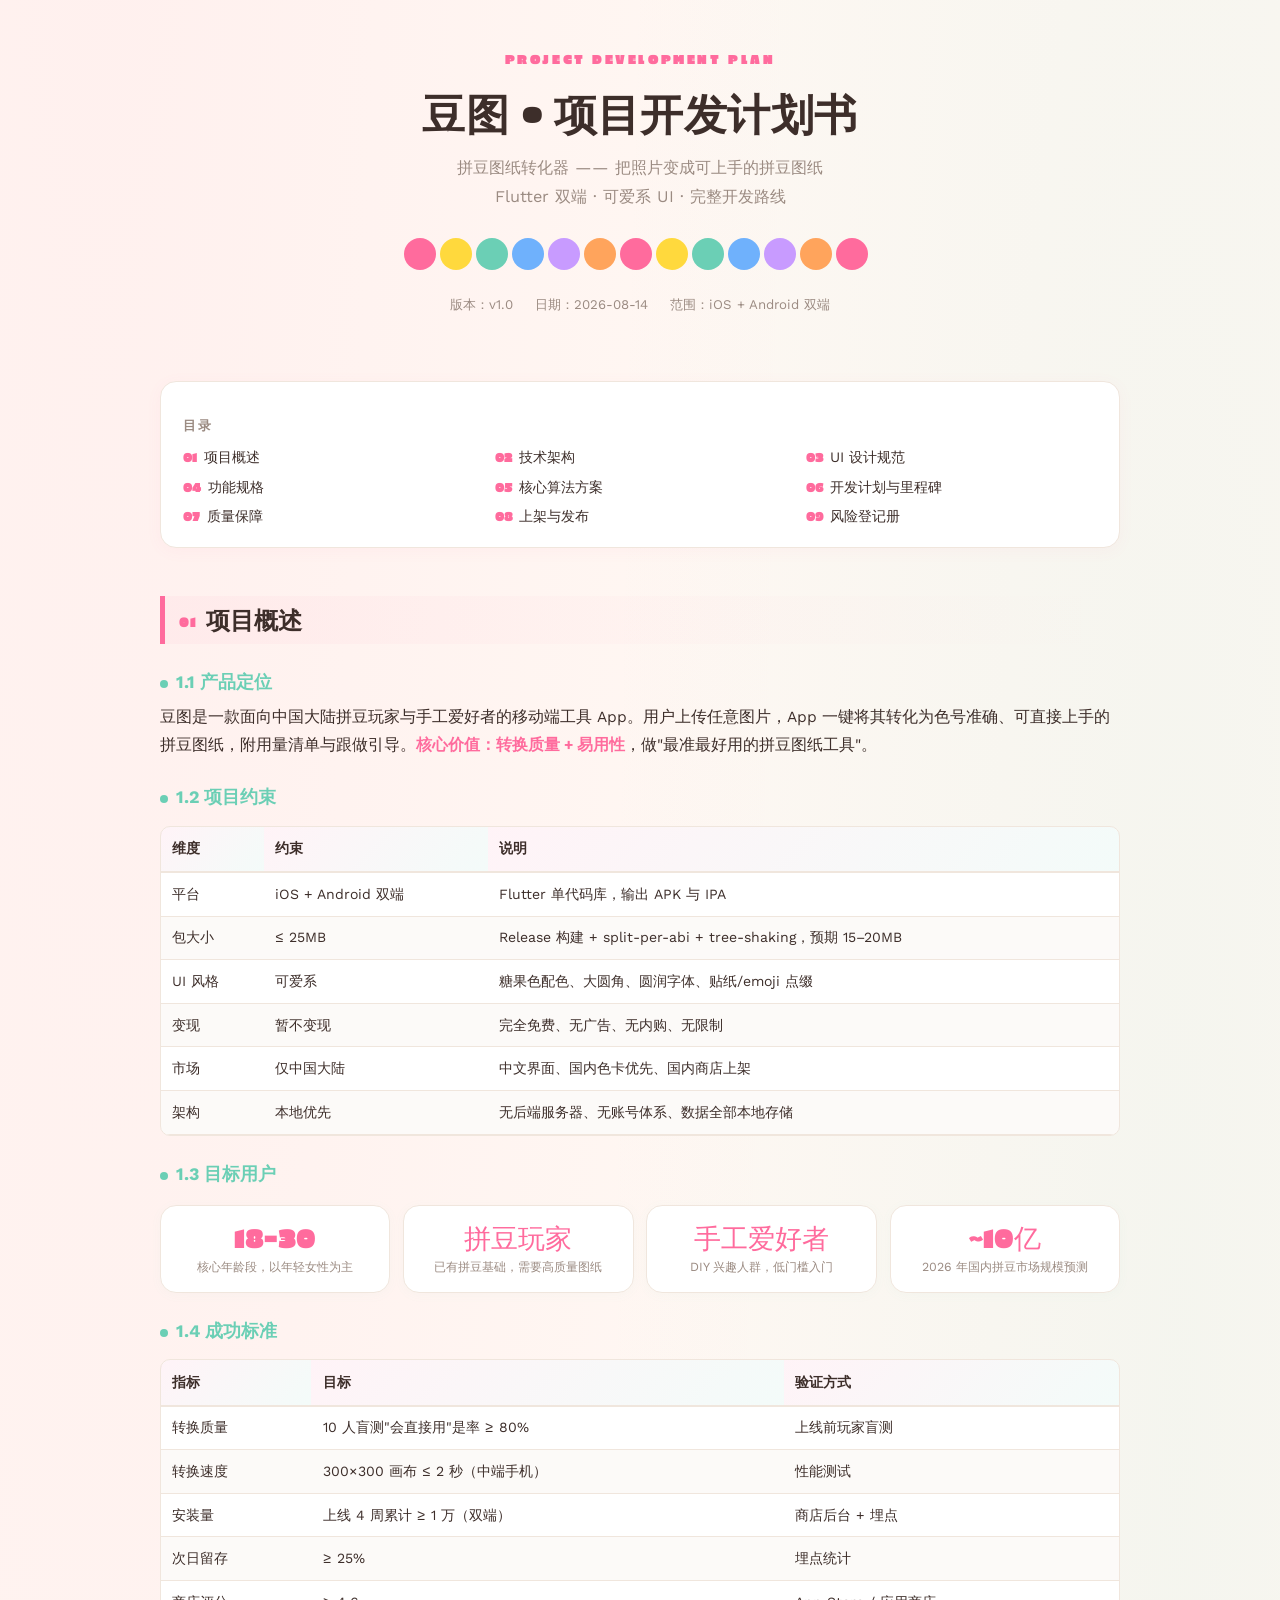
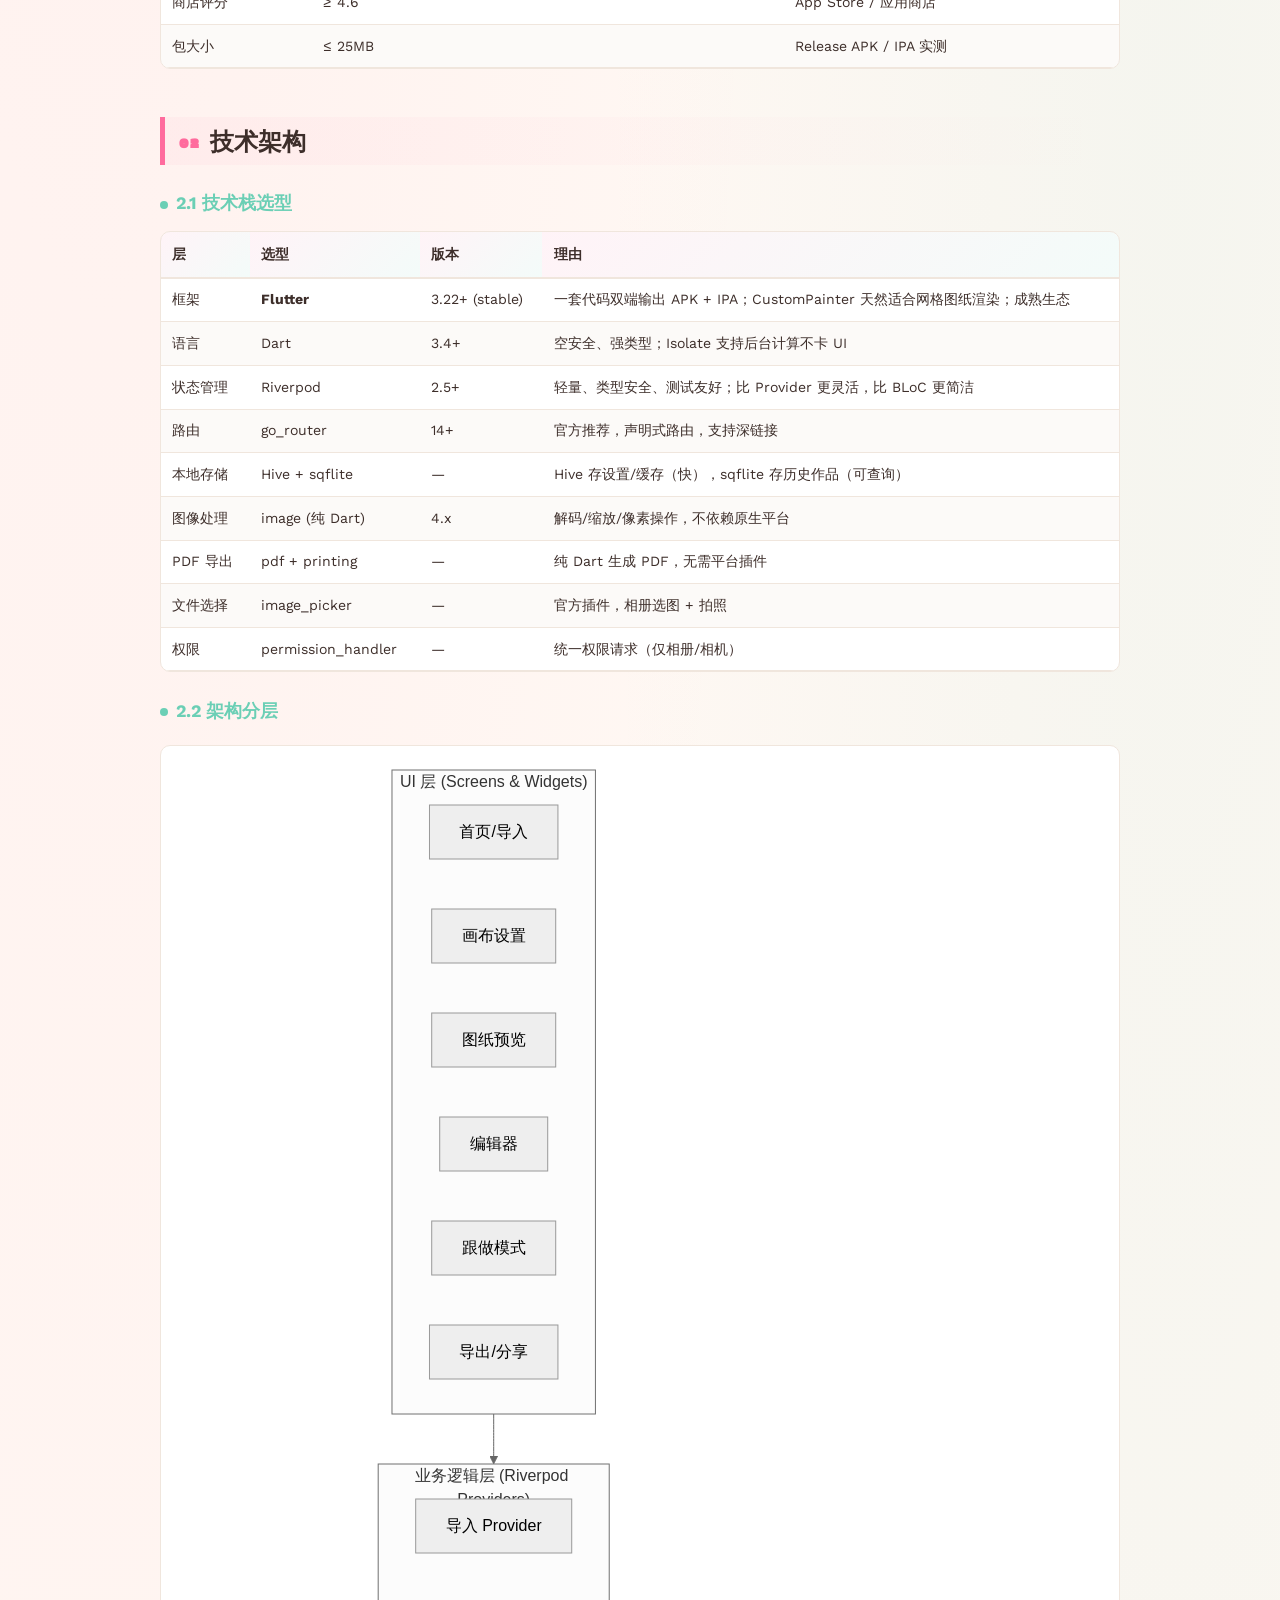
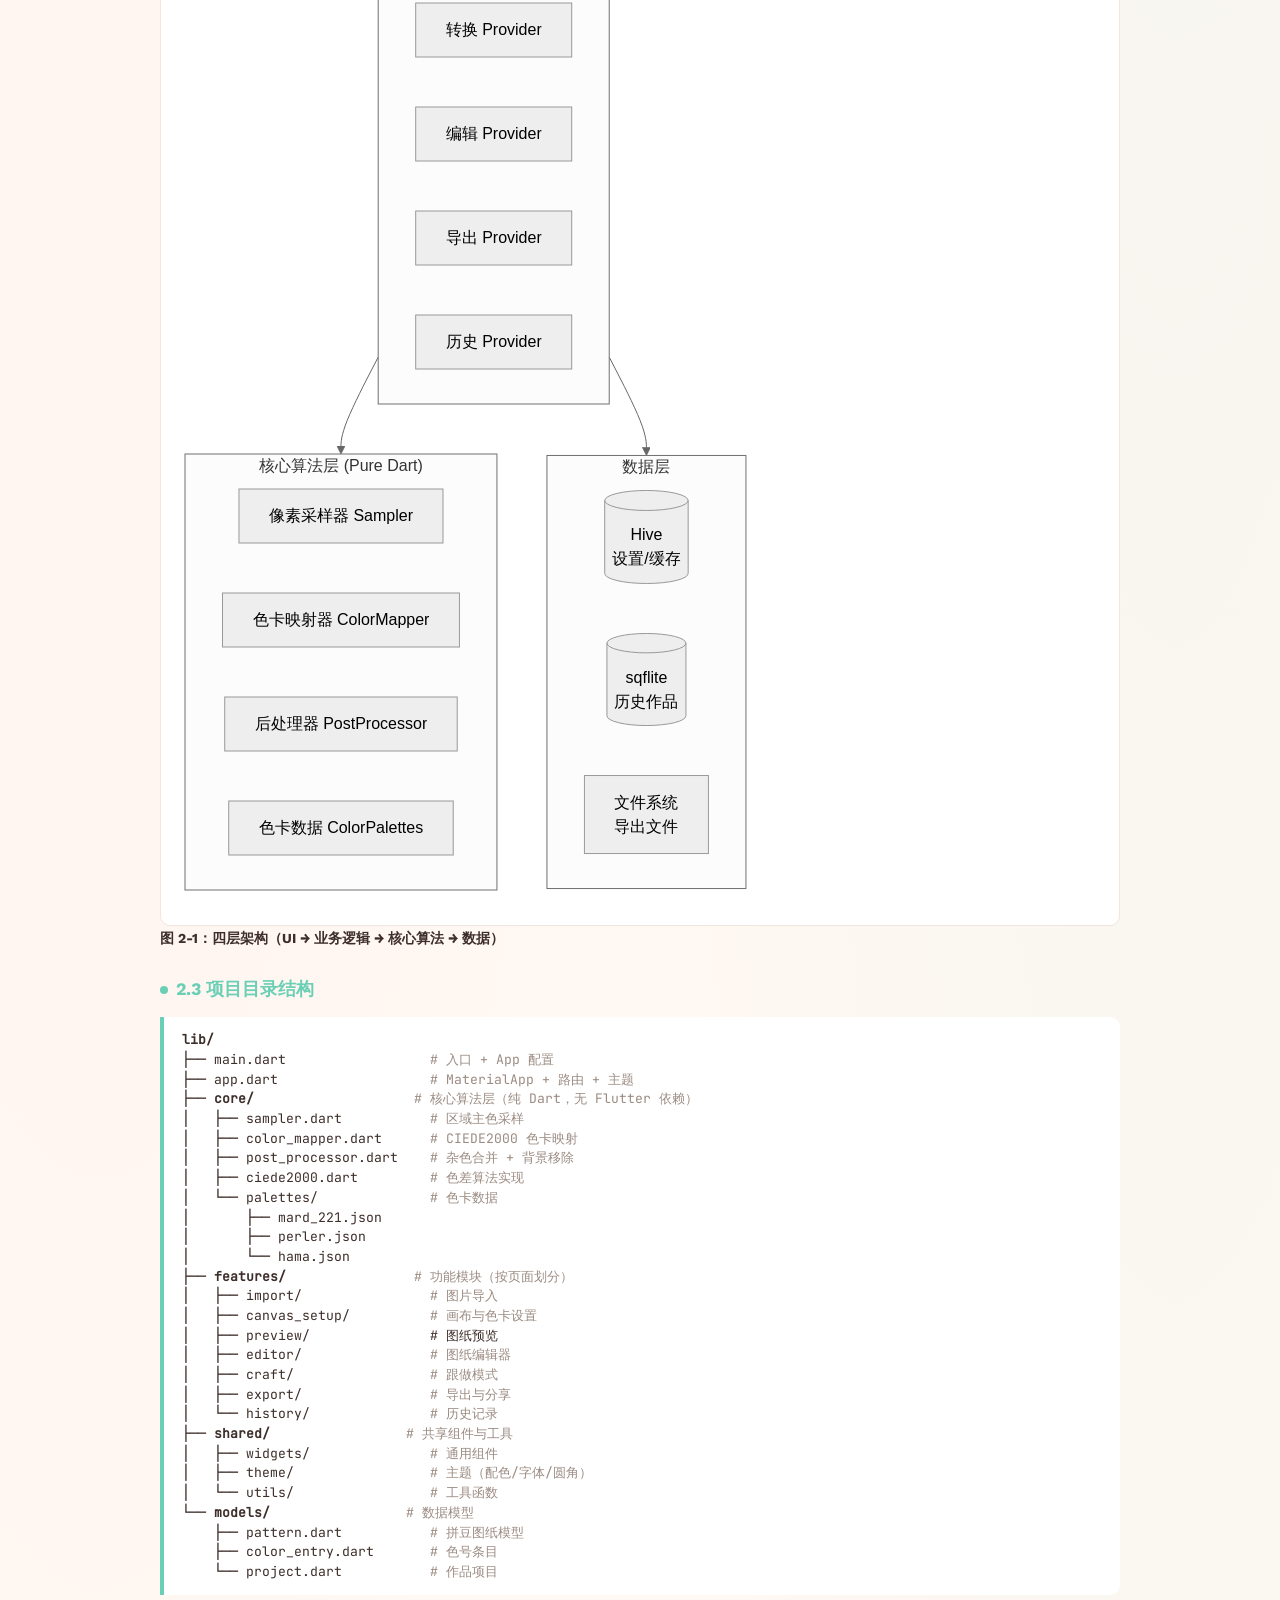
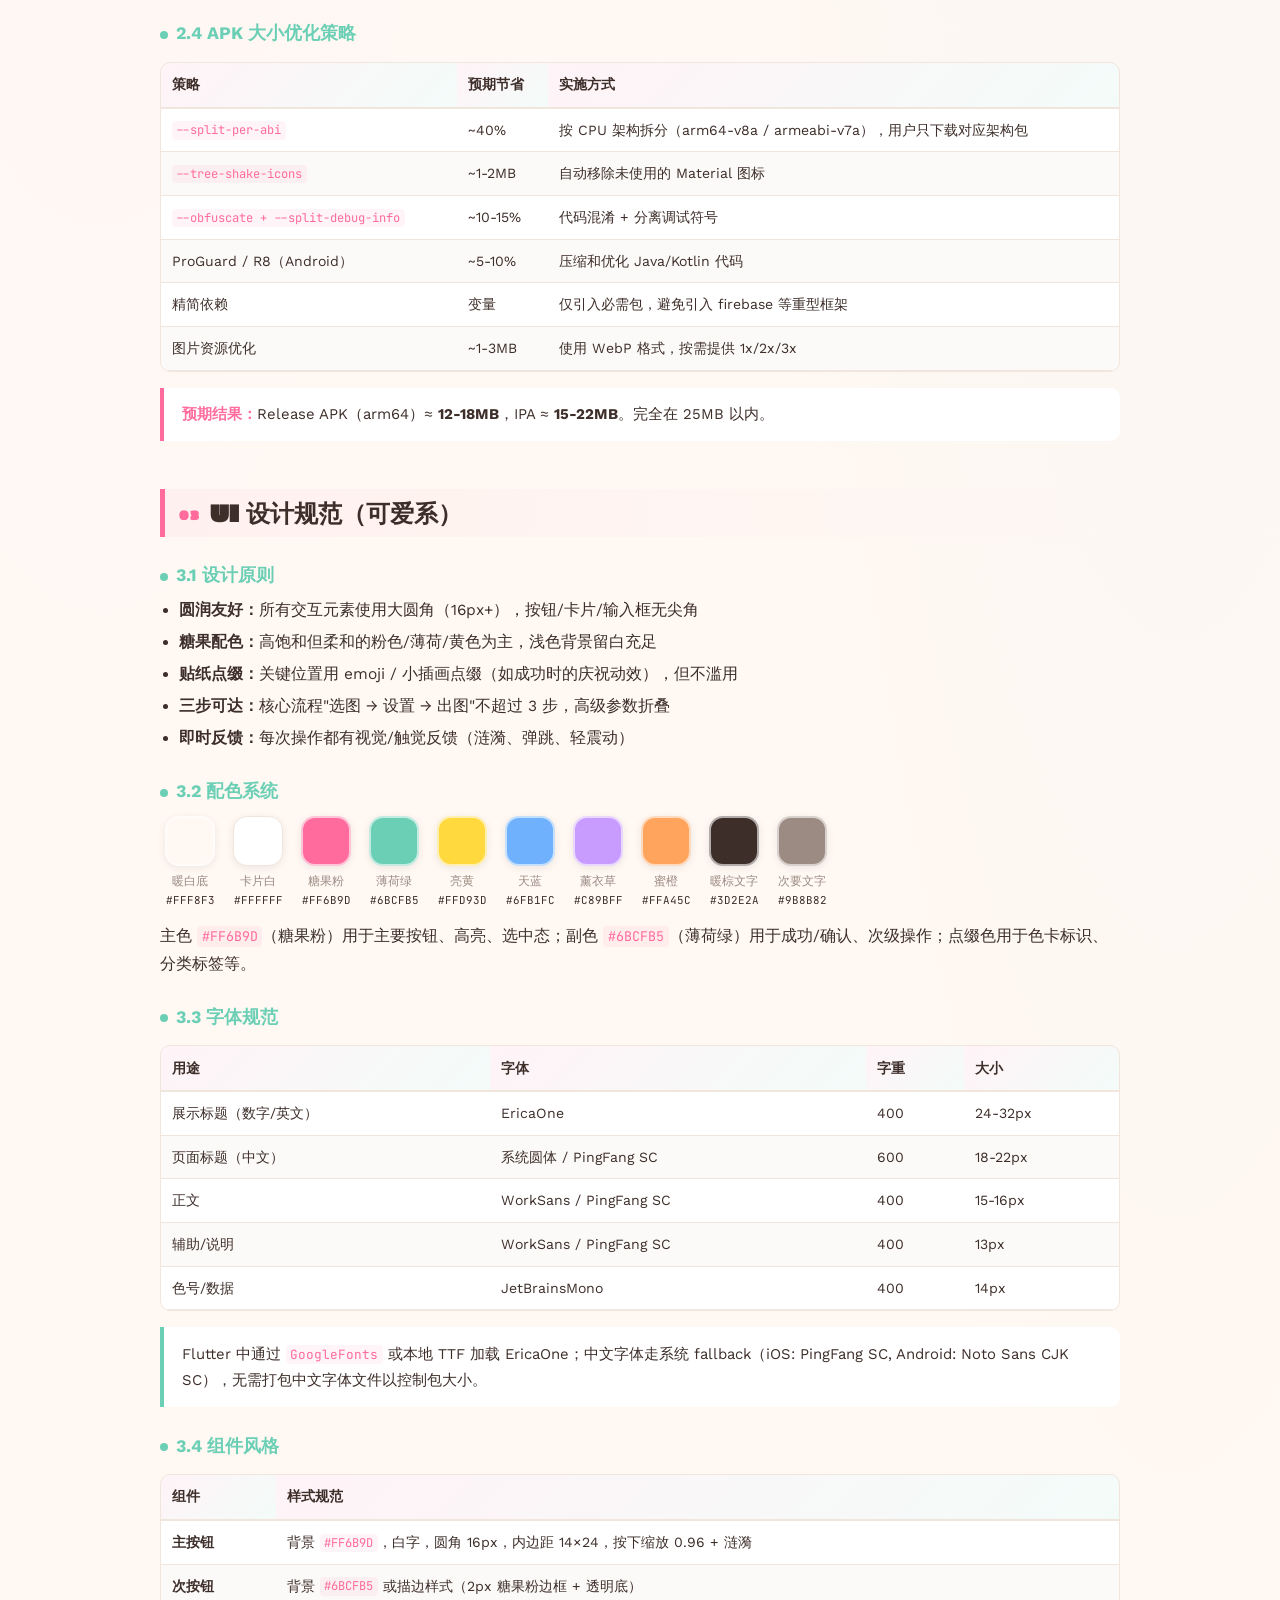
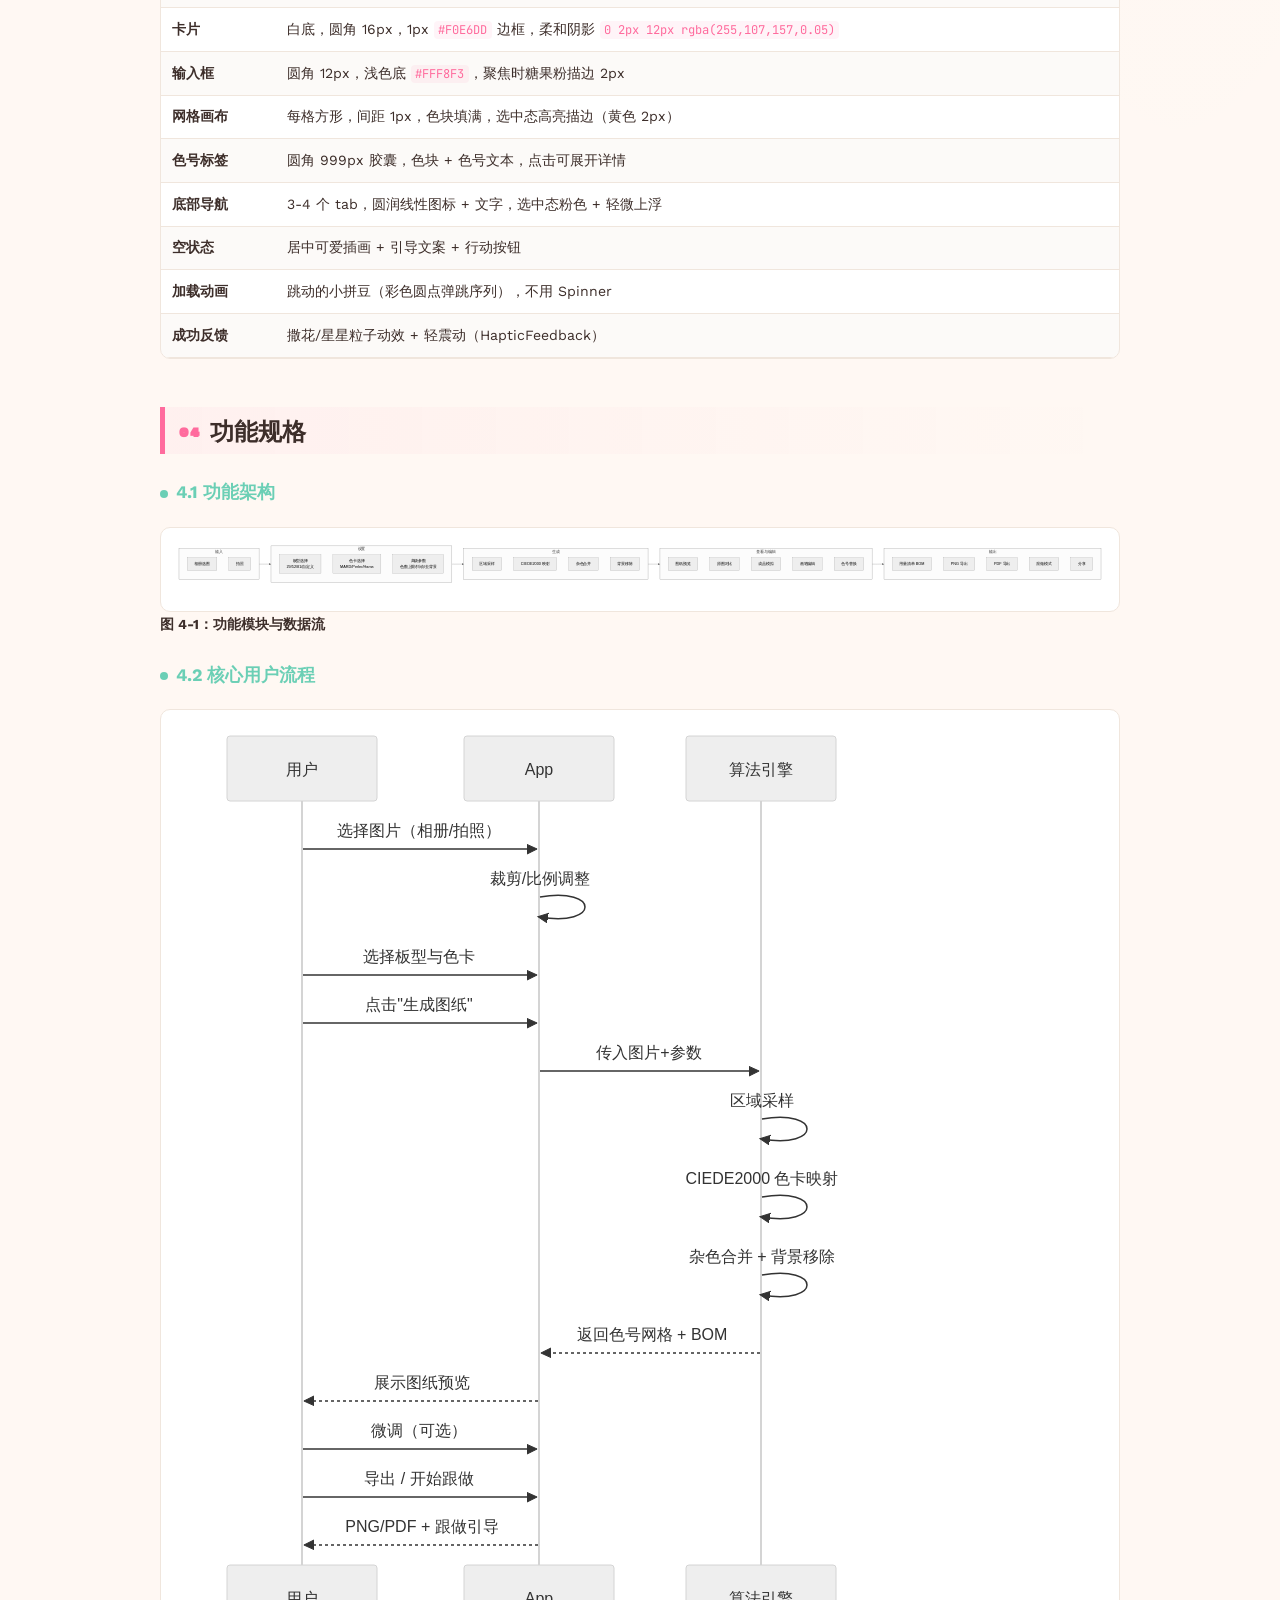
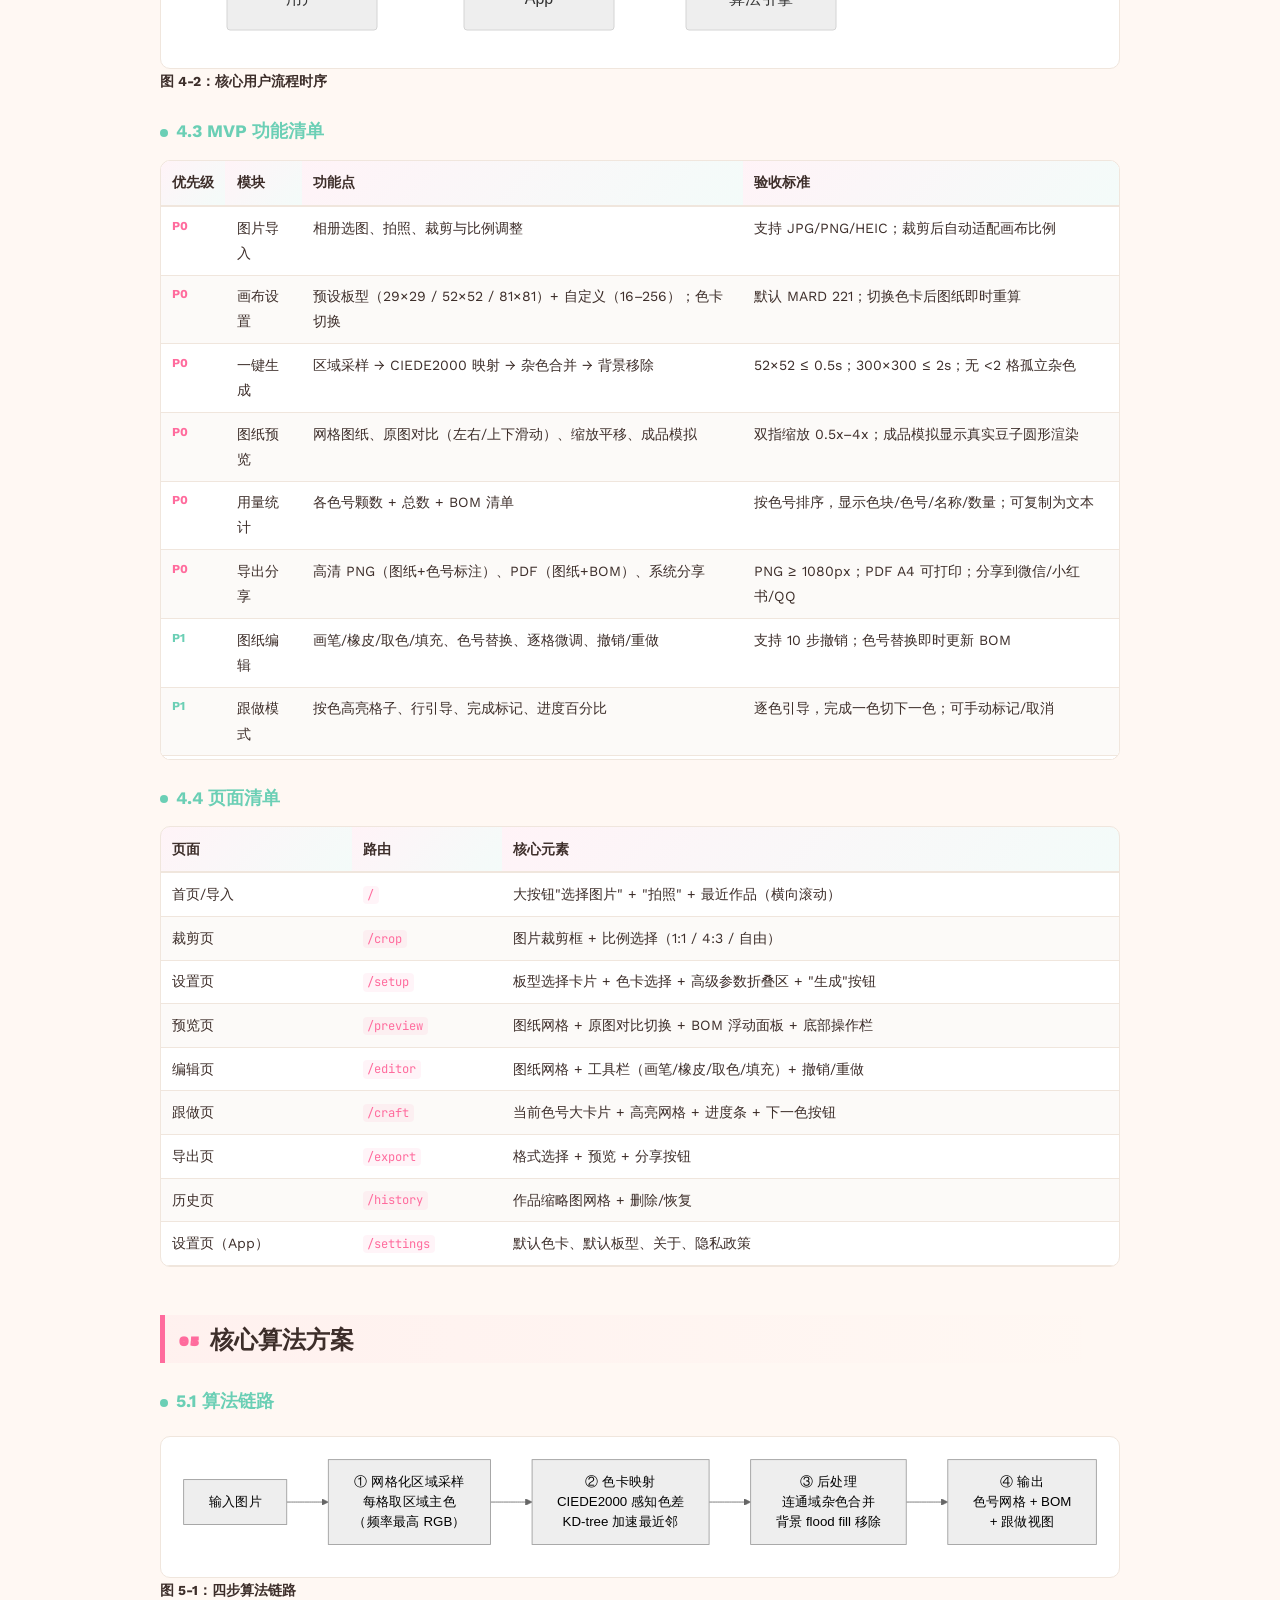
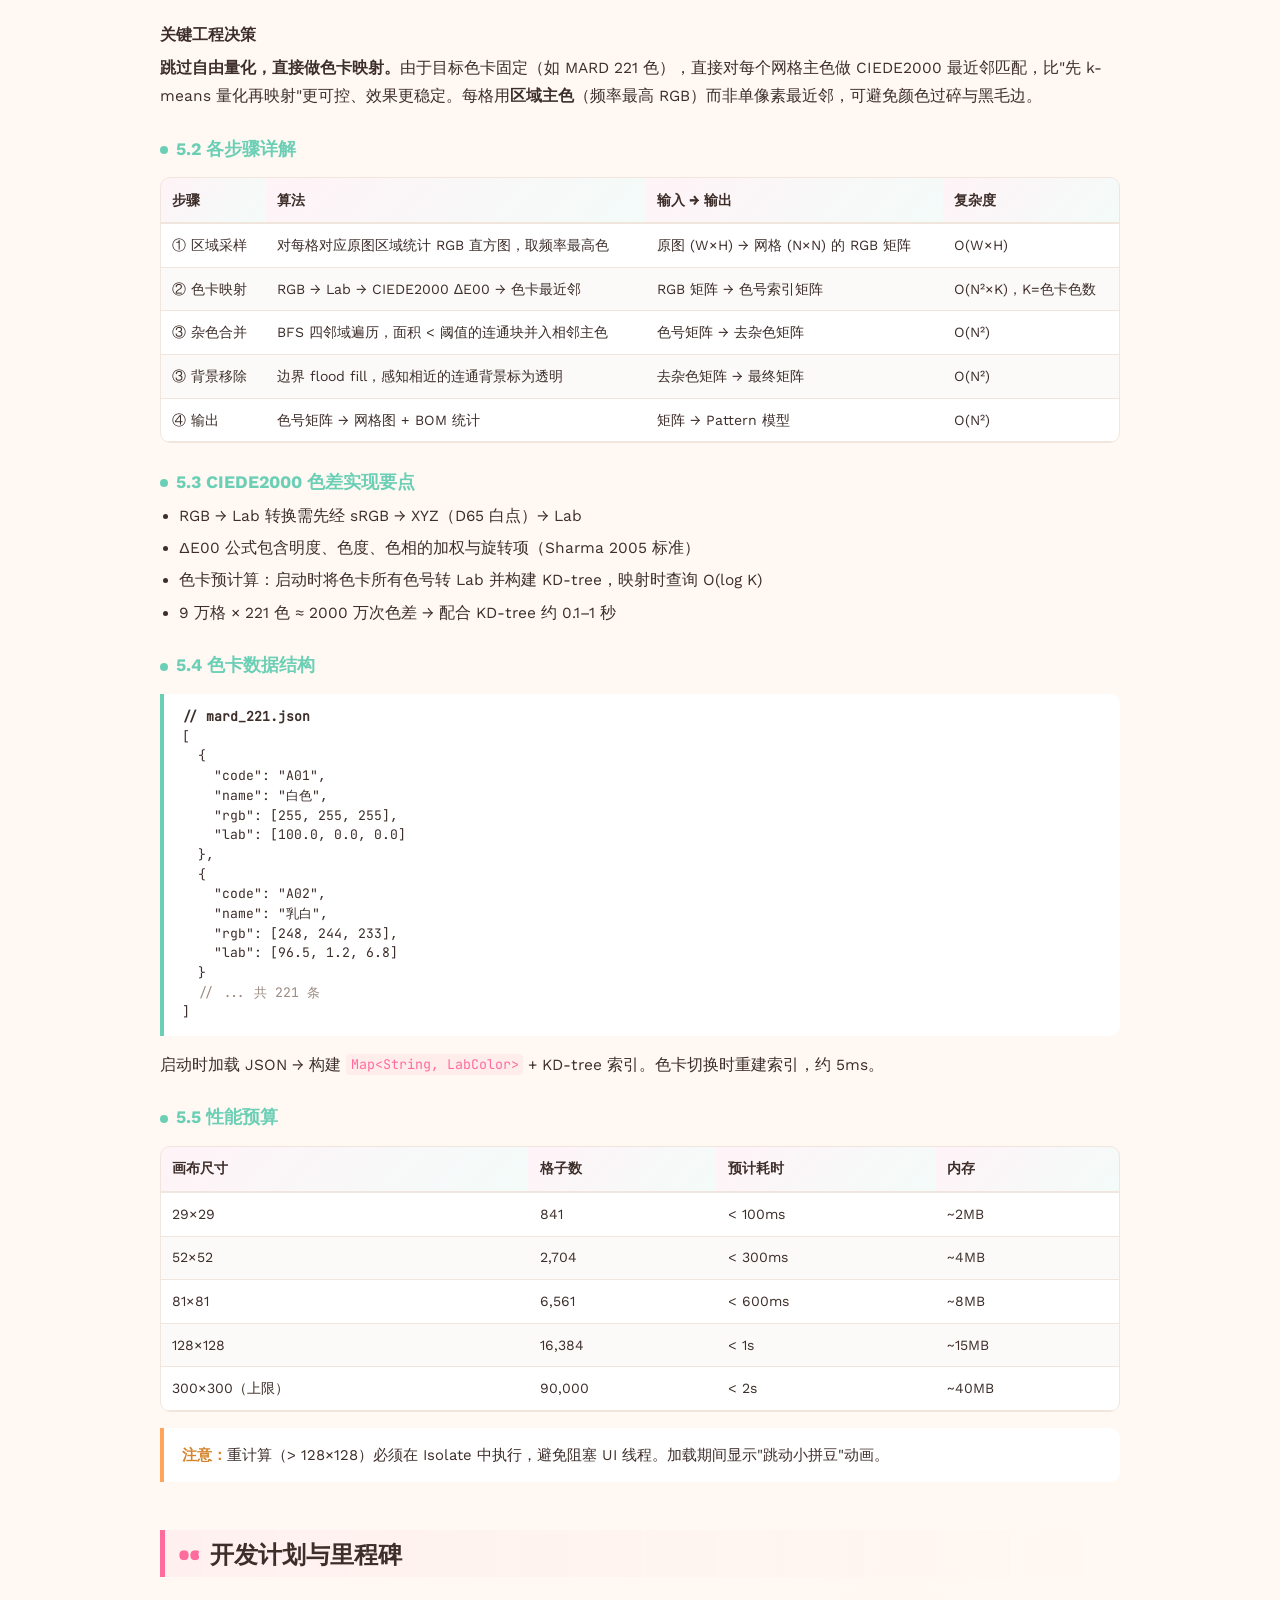
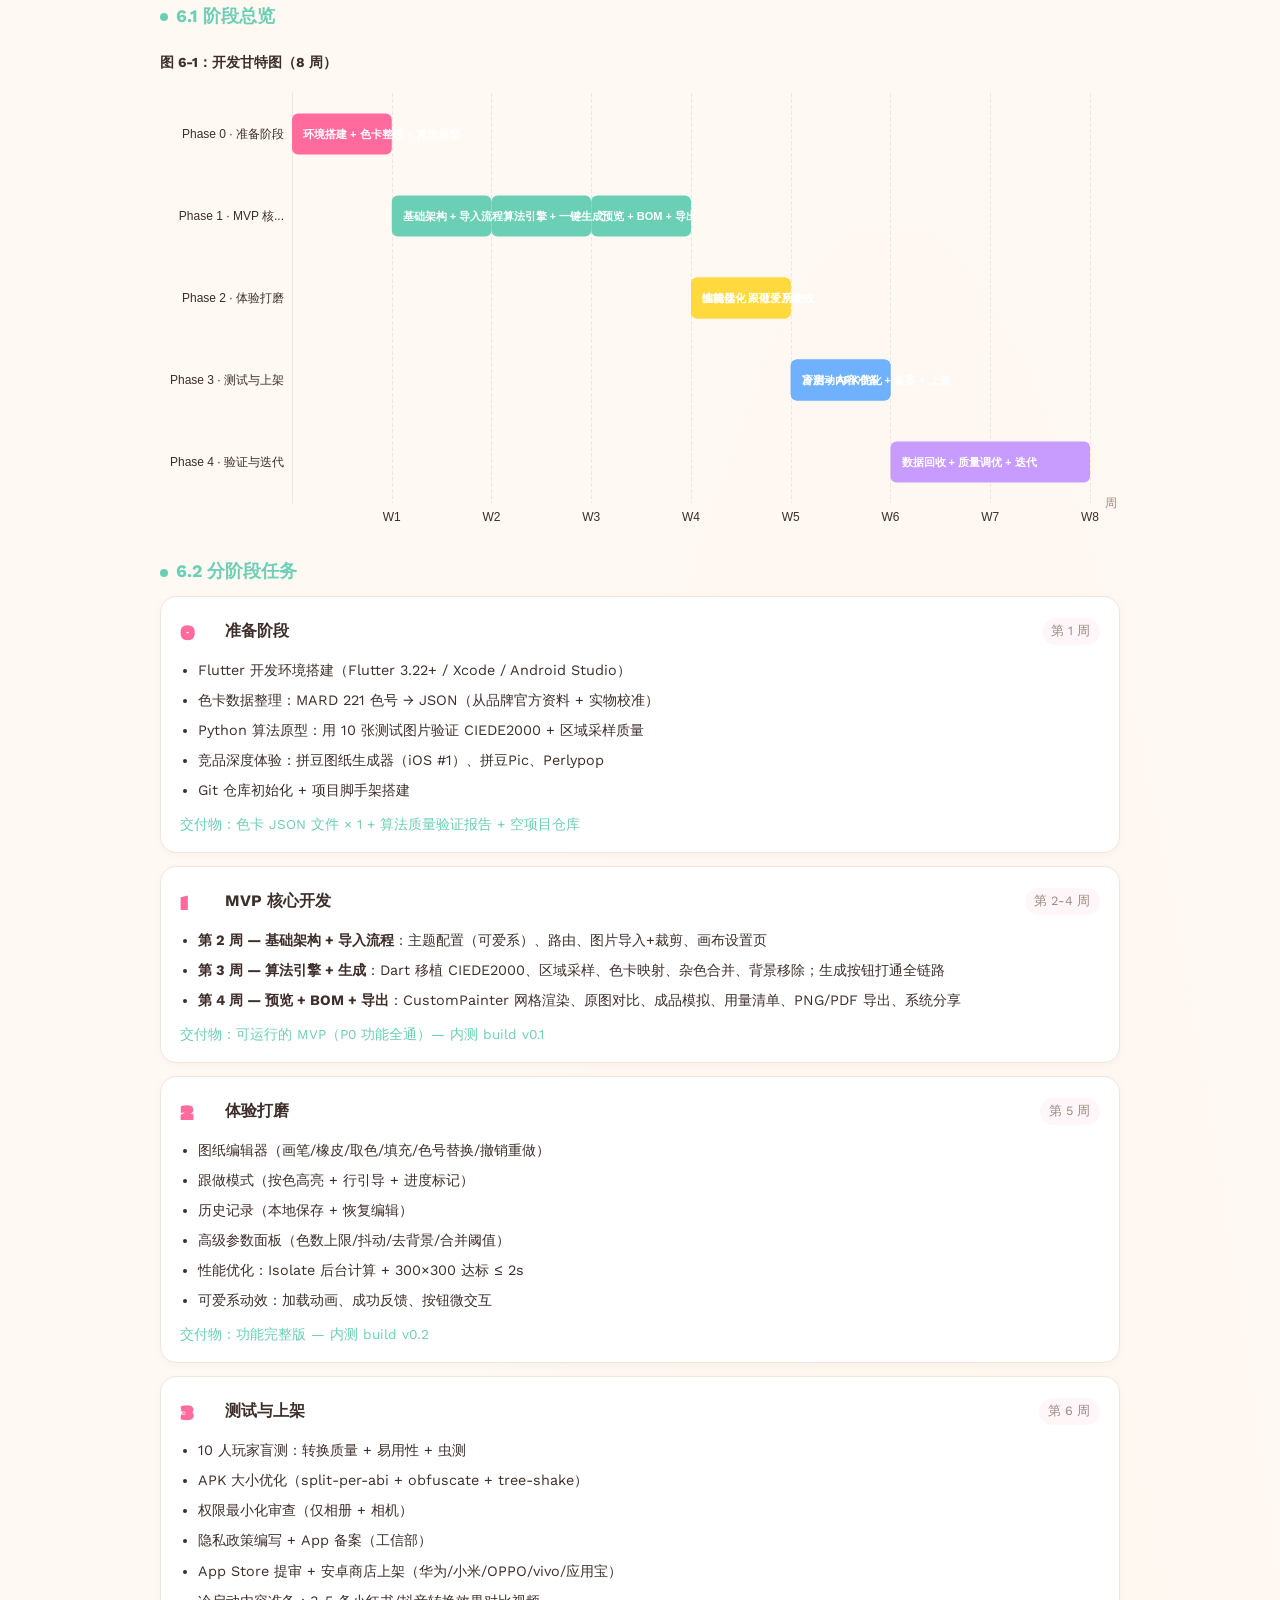
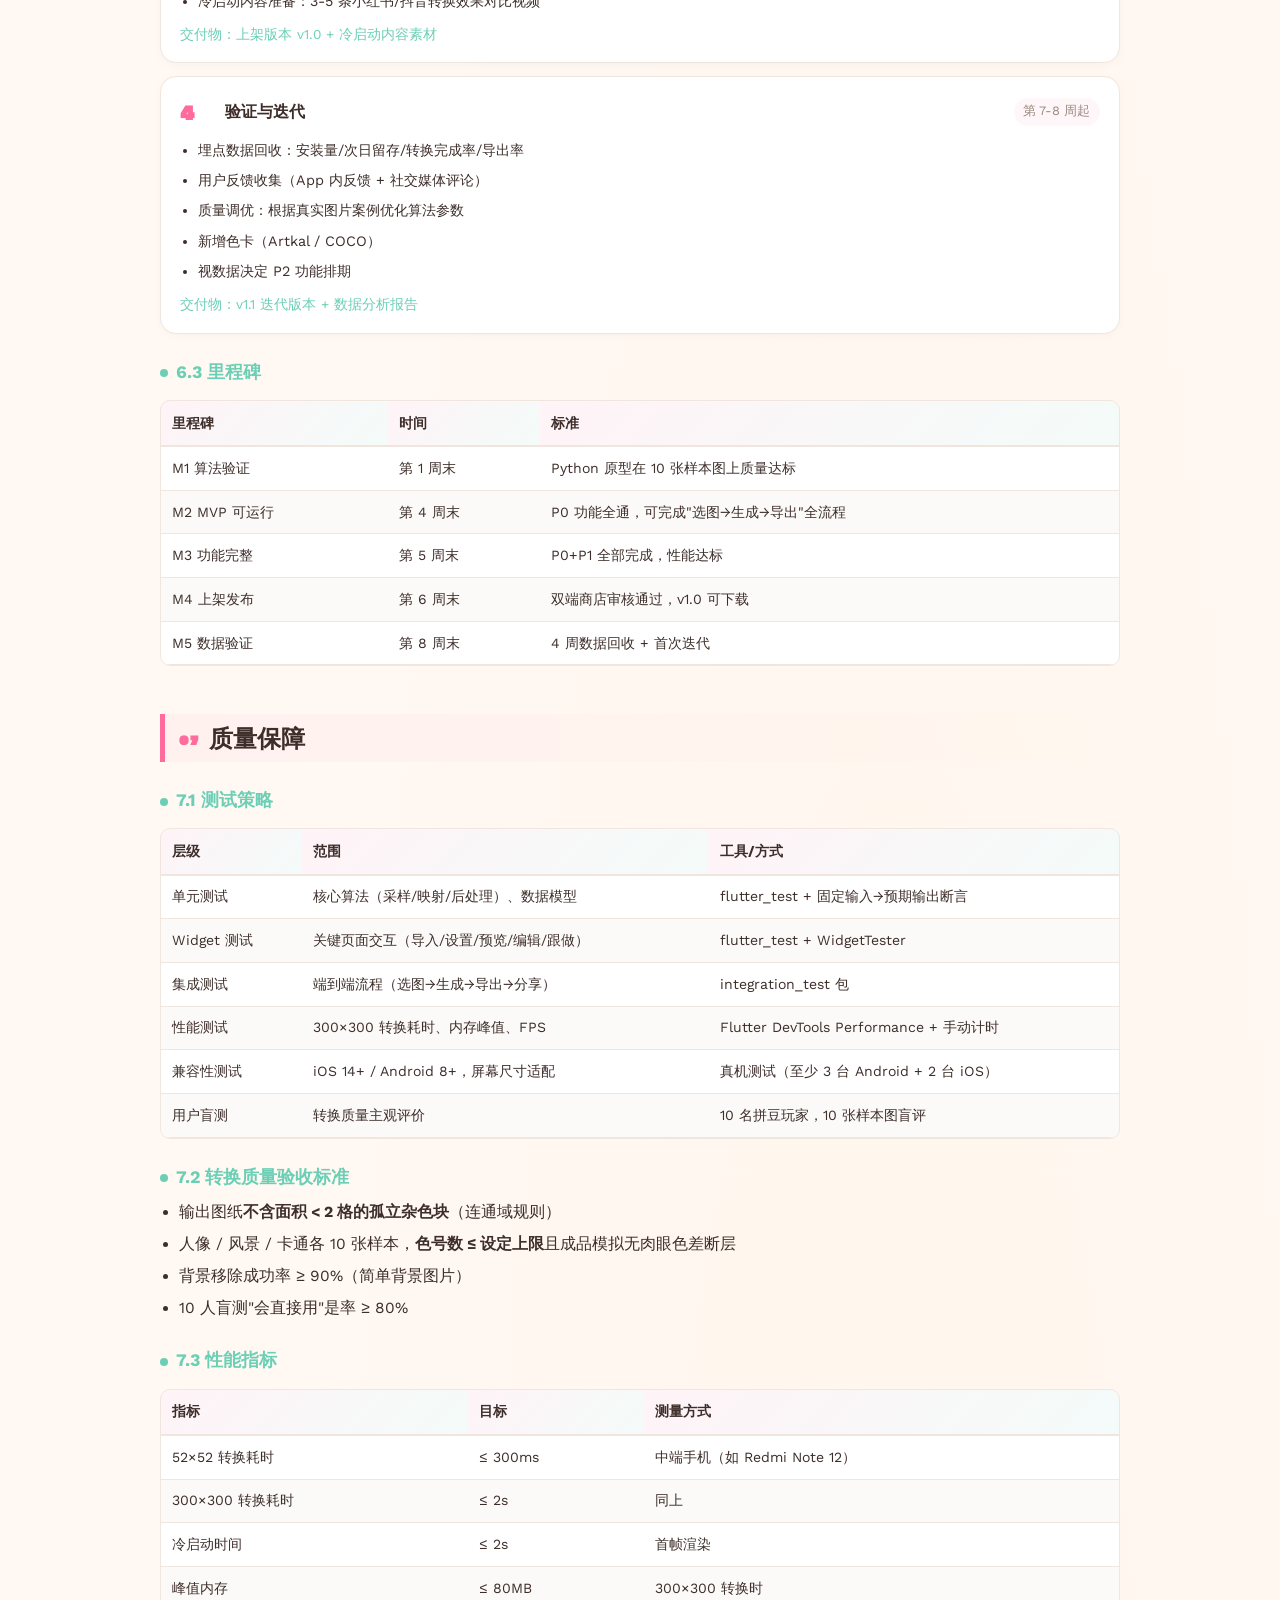
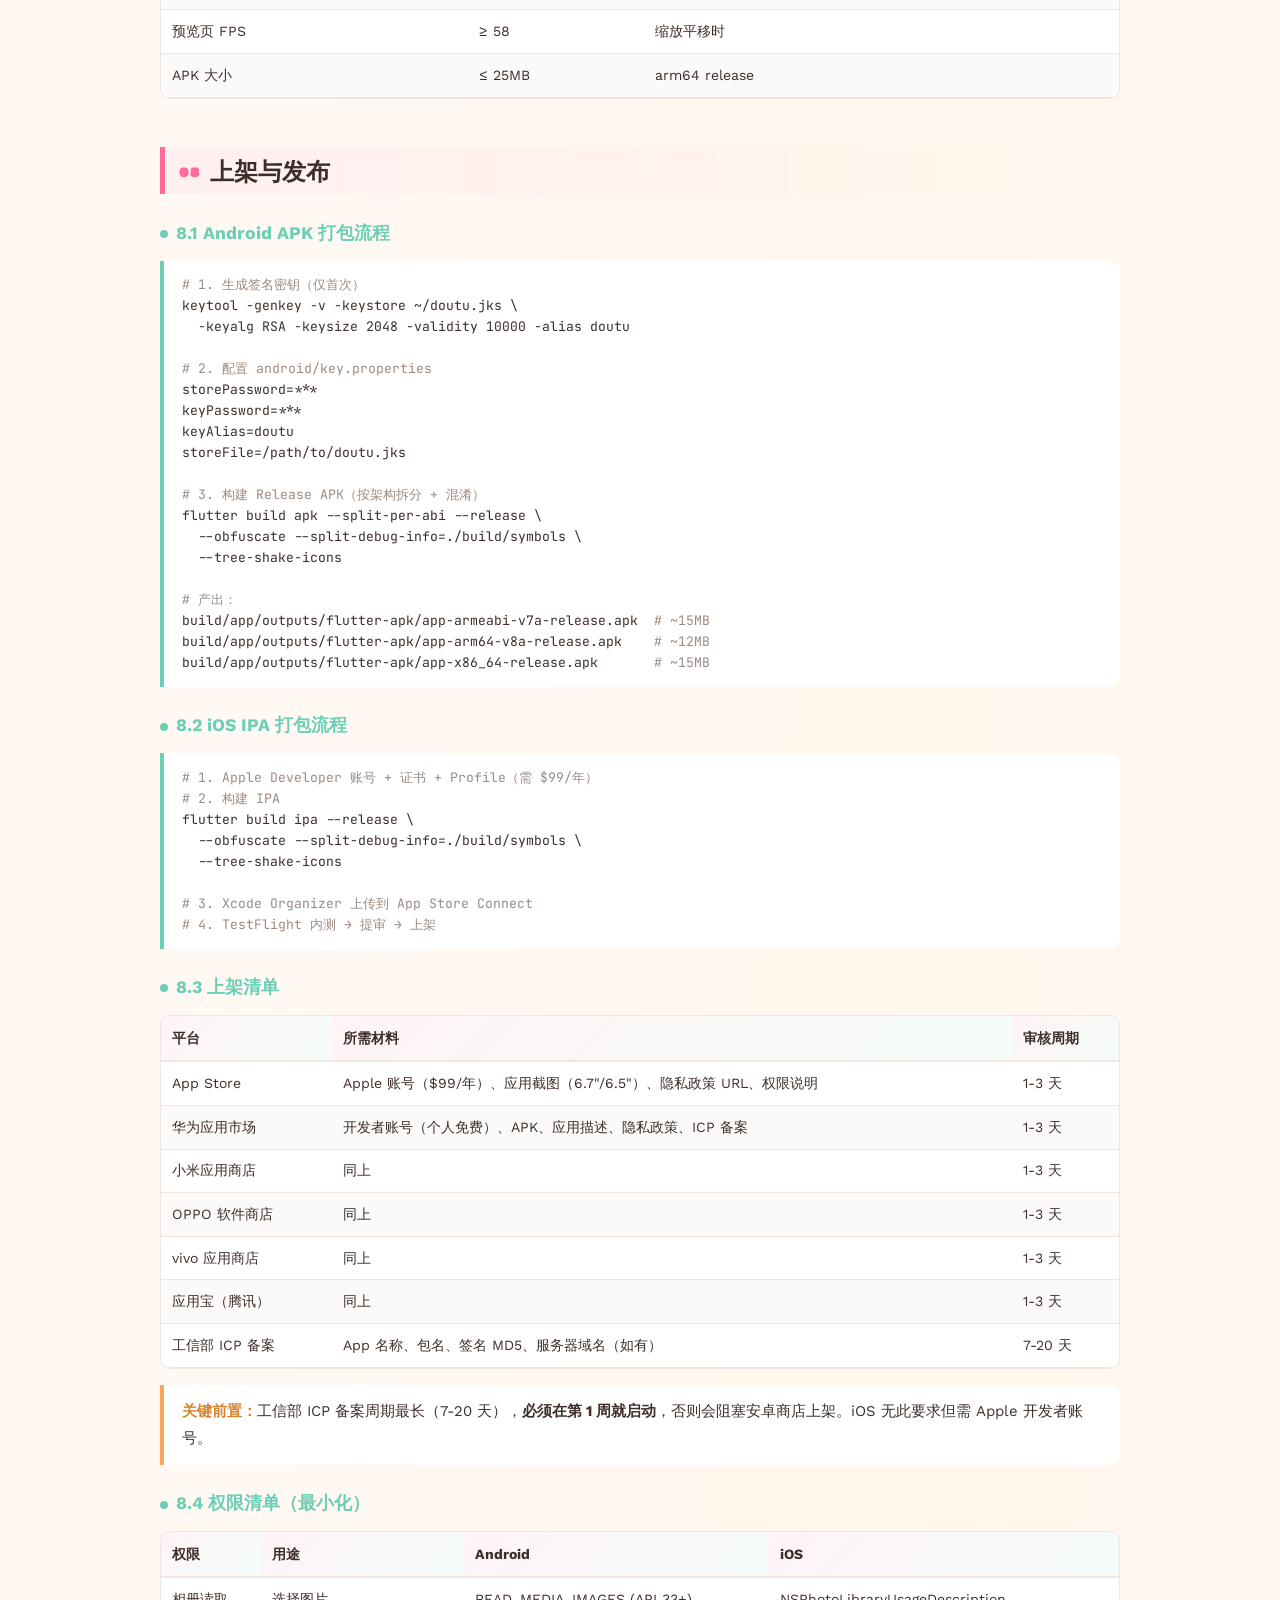
<file: docs/plan/dev-plan.html>
<!-- Generated by Trae Work -->
<!DOCTYPE html>
<html lang="zh-CN">
<head>
<meta charset="UTF-8">
<meta name="viewport" content="width=device-width, initial-scale=1.0">
<title>豆图 · 项目开发计划书</title>

<style>
/* === Font faces === */
@font-face {
  font-family: 'EricaOne';
  src: url('./_shared/fonts/EricaOne-Regular.ttf') format('truetype');
  font-weight: 400;
}
@font-face {
  font-family: 'WorkSans';
  src: url('./_shared/fonts/WorkSans-Regular.ttf') format('truetype');
  font-weight: 400;
}
@font-face {
  font-family: 'WorkSans';
  src: url('./_shared/fonts/WorkSans-Bold.ttf') format('truetype');
  font-weight: 700;
}
@font-face {
  font-family: 'JetBrainsMono';
  src: url('./_shared/fonts/JetBrainsMono-Regular.ttf') format('truetype');
  font-weight: 400;
}
</style>

<style>
:root {
  --bg: #fff8f3;
  --bg2: #ffffff;
  --ink: #3d2e2a;
  --muted: #9b8b82;
  --rule: #f0e6dd;
  --accent: #ff6b9d;
  --accent2: #6bcfb5;
  --candy-y: #ffd93d;
  --candy-b: #6fb1fc;
  --candy-p: #c89bff;
  --candy-o: #ffa45c;
  --font: 'WorkSans', 'PingFang SC', 'Microsoft YaHei', 'Noto Sans CJK SC', sans-serif;
  --font-display: 'EricaOne', 'PingFang SC', 'Microsoft YaHei', sans-serif;
  --font-mono: 'JetBrainsMono', 'Consolas', monospace;
  --max: 1000px;
  --radius: 16px;
  --radius-sm: 10px;
}

*, *::before, *::after { box-sizing: border-box; margin: 0; padding: 0; }
html { font-size: 16px; scroll-behavior: smooth; }
body {
  font-family: var(--font);
  font-size: 15.5px;
  line-height: 1.78;
  color: var(--ink);
  background: var(--bg);
  background-image:
    radial-gradient(ellipse 55% 35% at 8% -3%, rgba(255,107,157,0.06), transparent),
    radial-gradient(ellipse 45% 30% at 92% 8%, rgba(107,207,181,0.07), transparent),
    radial-gradient(ellipse 50% 35% at 70% 97%, rgba(255,217,61,0.05), transparent);
  padding: 0;
}
article.page { max-width: var(--max); margin: 0 auto; padding: 0 1.25rem 4rem; }

/* Typography */
h1, h2, h3, h4 { font-family: var(--font-display); line-height: 1.32; }
h1 { font-size: 2.5rem; letter-spacing: 0.01em; }
h2 {
  font-size: 1.5rem; margin: 3rem 0 1rem; padding: 0.5rem 0 0.5rem 0.9rem;
  border-left: 5px solid var(--accent); background: linear-gradient(90deg, rgba(255,107,157,0.05), transparent);
  border-radius: 0 var(--radius-sm) var(--radius-sm) 0;
}
h2 .ch { display: inline-block; font-size: 0.8rem; letter-spacing: 0.14em; margin-right: 0.55rem; color: var(--accent); vertical-align: middle; }
h3 { font-size: 1.1rem; margin: 1.7rem 0 0.6rem; color: var(--accent2); font-weight: 700; font-family: var(--font); }
h3::before { content: ''; display: inline-block; width: 8px; height: 8px; border-radius: 50%; background: var(--accent2); margin-right: 0.5rem; vertical-align: middle; }
h4 { font-size: 0.98rem; margin: 1.2rem 0 0.5rem; font-family: var(--font); font-weight: 700; color: var(--ink); }
p { margin: 0.6rem 0; }
strong { font-weight: 700; }
mark.key { background: none; color: var(--accent); font-weight: 600; }
a { color: var(--accent2); text-decoration: none; }
a:hover { text-decoration: underline; }
ul, ol { margin: 0.5rem 0 0.5rem 1.2rem; }
li { margin: 0.28rem 0; }
code { font-family: var(--font-mono); font-size: 0.86em; background: rgba(255,107,157,0.07); padding: 0.1em 0.35em; border-radius: 4px; color: var(--accent); }

/* Cover */
.cover { text-align: center; padding: 3rem 0 2rem; }
.cover .kicker { font-family: var(--font-display); letter-spacing: 0.2em; font-size: 0.8rem; color: var(--accent); margin-bottom: 0.8rem; text-transform: uppercase; }
.cover h1 { font-size: 2.7rem; }
.cover .sub { color: var(--muted); font-size: 1.02rem; margin-top: 0.8rem; max-width: 600px; margin-left: auto; margin-right: auto; }
.cover .meta { margin-top: 1.2rem; font-size: 0.83rem; color: var(--muted); }
.cover .meta span { margin: 0 0.7rem; }
.bead-row { margin: 1.4rem auto 0; width: min(480px,88%); }
.bead-row svg { width: 100%; height: auto; display: block; }

/* TOC */
.toc { background: var(--bg2); border: 1px solid var(--rule); border-radius: var(--radius); padding: 1.1rem 1.4rem; margin: 1.4rem 0 0.2rem; box-shadow: 0 3px 16px rgba(255,107,157,0.05); }
.toc h4 { font-size: 0.8rem; letter-spacing: 0.16em; color: var(--muted); margin-bottom: 0.6rem; }
.toc ol { list-style: none; margin: 0; padding: 0; display: grid; grid-template-columns: repeat(auto-fit, minmax(230px, 1fr)); gap: 0.25rem 1.3rem; }
.toc li { margin: 0; font-size: 0.9rem; }
.toc a { color: var(--ink); }
.toc a:hover { color: var(--accent); }
.toc .n { font-family: var(--font-display); color: var(--accent); margin-right: 0.4rem; font-size: 0.82rem; }

/* Cards & stats */
.stat-grid { display: grid; grid-template-columns: repeat(auto-fit, minmax(155px, 1fr)); gap: 0.8rem; margin: 1.2rem 0; }
.stat { background: var(--bg2); border: 1px solid var(--rule); border-radius: var(--radius); padding: 1rem; text-align: center; box-shadow: 0 2px 12px rgba(107,207,181,0.04); }
.stat .v { font-family: var(--font-display); font-size: 1.7rem; color: var(--accent); line-height: 1.15; }
.stat .l { font-size: 0.78rem; color: var(--muted); margin-top: 0.3rem; line-height: 1.4; }

/* Callout */
.callout { background: var(--bg2); border-left: 4px solid var(--accent2); border-radius: 0 var(--radius-sm) var(--radius-sm) 0; padding: 0.85rem 1.1rem; margin: 1rem 0; font-size: 0.93rem; }
.callout.warn { border-left-color: var(--candy-o); }
.callout.tip { border-left-color: var(--accent); }
.callout .t { font-weight: 700; color: var(--accent2); }
.callout.warn .t { color: #d4842c; }
.callout.tip .t { color: var(--accent); }

/* Tables */
.table-wrap { overflow-x: auto; overflow-y: auto; max-height: 600px; margin: 1rem 0; border: 1px solid var(--rule); border-radius: var(--radius-sm); background: var(--bg2); }
table { width: 100%; border-collapse: collapse; font-size: 0.88rem; min-width: 600px; }
thead th { background: linear-gradient(135deg, rgba(255,107,157,0.08), rgba(107,207,181,0.08)); color: var(--ink); font-weight: 700; text-align: left; padding: 0.6rem 0.7rem; position: sticky; top: 0; border-bottom: 2px solid var(--rule); white-space: nowrap; }
tbody td { padding: 0.55rem 0.7rem; border-bottom: 1px solid var(--rule); vertical-align: top; }
tbody tr:nth-child(even) { background: rgba(240,230,221,0.2); }
tbody tr:hover { background: rgba(255,107,157,0.04); }
td.tag { font-size: 0.76rem; white-space: nowrap; font-weight: 700; }
.tag.p0 { color: var(--accent); }
.tag.p1 { color: var(--accent2); }
.tag.p2 { color: var(--muted); }

/* Color swatch */
.swatch-row { display: flex; flex-wrap: wrap; gap: 0.5rem; margin: 0.8rem 0; }
.swatch { width: 60px; text-align: center; }
.swatch .chip { width: 50px; height: 50px; border-radius: 14px; margin: 0 auto 0.3rem; box-shadow: 0 2px 8px rgba(0,0,0,0.08); border: 2px solid rgba(255,255,255,0.6); }
.swatch .name { font-size: 0.72rem; color: var(--muted); }
.swatch .hex { font-size: 0.68rem; font-family: var(--font-mono); color: var(--ink); }

/* Figures */
.chart-figure, .diagram { margin: 1.4rem 0; }
.chart-figure figcaption, .diagram figcaption { font-size: 0.86rem; font-weight: 600; color: var(--ink); margin-bottom: 0.5rem; }
.chart-figure .note { font-size: 0.76rem; color: var(--muted); margin-top: 0.35rem; }
.diagram pre.mermaid { background: var(--bg2); border: 1px solid var(--rule); border-radius: var(--radius-sm); padding: 1rem; overflow-x: auto; }

/* Pills */
.pill { display: inline-block; font-size: 0.75rem; font-weight: 700; padding: 0.12rem 0.55rem; border-radius: 999px; border: 1px solid var(--rule); margin: 0.08rem 0.2rem; color: var(--ink); background: var(--bg2); }
.pill.hl { border-color: var(--accent); color: var(--accent); background: rgba(255,107,157,0.05); }
.pill.ok { border-color: var(--accent2); color: var(--accent2); background: rgba(107,207,181,0.05); }

/* Footer */
footer { margin-top: 3.5rem; border-top: 2px solid var(--rule); padding-top: 1.8rem; }
footer .sources ol { padding-left: 1.2rem; font-size: 0.83rem; color: var(--muted); }
footer .sources li { margin-bottom: 0.4rem; overflow-wrap: break-word; word-break: break-all; }
footer .sources .src-title { color: var(--ink); word-break: normal; }
footer .sources .src-url { display: block; margin-top: 0.1rem; font-size: 0.8rem; color: var(--accent2); word-break: break-all; }

/* Phase card */
.phase-card { background: var(--bg2); border: 1px solid var(--rule); border-radius: var(--radius); padding: 1rem 1.2rem; margin: 0.8rem 0; box-shadow: 0 2px 10px rgba(0,0,0,0.03); }
.phase-card .ph-head { display: flex; align-items: center; gap: 0.6rem; margin-bottom: 0.5rem; }
.phase-card .ph-num { font-family: var(--font-display); font-size: 1.3rem; color: var(--accent); min-width: 2.2rem; }
.phase-card .ph-title { font-weight: 700; font-size: 1rem; }
.phase-card .ph-week { margin-left: auto; font-size: 0.8rem; color: var(--muted); background: rgba(255,107,157,0.06); padding: 0.15rem 0.6rem; border-radius: 999px; }
.phase-card ul { margin: 0.3rem 0 0 1.1rem; font-size: 0.9rem; }
.phase-card .deliver { margin-top: 0.5rem; font-size: 0.85rem; color: var(--accent2); }

/* Responsive */
@media (max-width: 640px) {
  body { font-size: 15px; }
  h1 { font-size: 1.9rem; }
  .cover h1 { font-size: 2rem; }
  .cover { padding: 2rem 0 1.4rem; }
  .stat-grid { grid-template-columns: repeat(2, 1fr); }
  .toc ol { grid-template-columns: 1fr; }
  .swatch-row { justify-content: center; }
}
@media print {
  .toc, .chart-figure, .diagram, .phase-card { page-break-inside: avoid; }
  h2 { page-break-after: avoid; }
}
</style>
</head>
<body>
<article class="page">

<!-- ============ COVER ============ -->
<header class="cover">
  <div class="kicker">Project Development Plan</div>
  <h1>豆图 · 项目开发计划书</h1>
  <p class="sub">拼豆图纸转化器 —— 把照片变成可上手的拼豆图纸<br>Flutter 双端 · 可爱系 UI · 完整开发路线</p>
  <div class="bead-row">
    <svg viewBox="0 0 480 40" xmlns="http://www.w3.org/2000/svg" role="img" aria-label="彩色拼豆装饰条">
      <circle cx="20" cy="20" r="16" fill="#ff6b9d"/><circle cx="56" cy="20" r="16" fill="#ffd93d"/>
      <circle cx="92" cy="20" r="16" fill="#6bcfb5"/><circle cx="128" cy="20" r="16" fill="#6fb1fc"/>
      <circle cx="164" cy="20" r="16" fill="#c89bff"/><circle cx="200" cy="20" r="16" fill="#ffa45c"/>
      <circle cx="236" cy="20" r="16" fill="#ff6b9d"/><circle cx="272" cy="20" r="16" fill="#ffd93d"/>
      <circle cx="308" cy="20" r="16" fill="#6bcfb5"/><circle cx="344" cy="20" r="16" fill="#6fb1fc"/>
      <circle cx="380" cy="20" r="16" fill="#c89bff"/><circle cx="416" cy="20" r="16" fill="#ffa45c"/>
      <circle cx="452" cy="20" r="16" fill="#ff6b9d"/>
    </svg>
  </div>
  <p class="meta"><span>版本：v1.0</span><span>日期：2026-08-14</span><span>范围：iOS + Android 双端</span></p>
</header>

<!-- ============ TOC ============ -->
<nav class="toc">
  <h4>目录</h4>
  <ol>
    <li><span class="n">01</span><a href="#overview">项目概述</a></li>
    <li><span class="n">02</span><a href="#tech">技术架构</a></li>
    <li><span class="n">03</span><a href="#ui">UI 设计规范</a></li>
    <li><span class="n">04</span><a href="#features">功能规格</a></li>
    <li><span class="n">05</span><a href="#algo">核心算法方案</a></li>
    <li><span class="n">06</span><a href="#schedule">开发计划与里程碑</a></li>
    <li><span class="n">07</span><a href="#quality">质量保障</a></li>
    <li><span class="n">08</span><a href="#release">上架与发布</a></li>
    <li><span class="n">09</span><a href="#risk">风险登记册</a></li>
  </ol>
</nav>

<!-- ============ 01 OVERVIEW ============ -->
<section id="overview">
  <h2><span class="ch">01</span>项目概述</h2>

  <h3>1.1 产品定位</h3>
  <p>豆图是一款面向中国大陆拼豆玩家与手工爱好者的移动端工具 App。用户上传任意图片，App 一键将其转化为色号准确、可直接上手的拼豆图纸，附用量清单与跟做引导。<mark class="key">核心价值：转换质量 + 易用性</mark>，做"最准最好用的拼豆图纸工具"。</p>

  <h3>1.2 项目约束</h3>
  <div class="table-wrap">
    <table>
      <thead><tr><th>维度</th><th>约束</th><th>说明</th></tr></thead>
      <tbody>
        <tr><td>平台</td><td>iOS + Android 双端</td><td>Flutter 单代码库，输出 APK 与 IPA</td></tr>
        <tr><td>包大小</td><td>≤ 25MB</td><td>Release 构建 + split-per-abi + tree-shaking，预期 15–20MB</td></tr>
        <tr><td>UI 风格</td><td>可爱系</td><td>糖果色配色、大圆角、圆润字体、贴纸/emoji 点缀</td></tr>
        <tr><td>变现</td><td>暂不变现</td><td>完全免费、无广告、无内购、无限制</td></tr>
        <tr><td>市场</td><td>仅中国大陆</td><td>中文界面、国内色卡优先、国内商店上架</td></tr>
        <tr><td>架构</td><td>本地优先</td><td>无后端服务器、无账号体系、数据全部本地存储</td></tr>
      </tbody>
    </table>
  </div>

  <h3>1.3 目标用户</h3>
  <div class="stat-grid">
    <div class="stat"><div class="v">18-30</div><div class="l">核心年龄段，以年轻女性为主</div></div>
    <div class="stat"><div class="v">拼豆玩家</div><div class="l">已有拼豆基础，需要高质量图纸</div></div>
    <div class="stat"><div class="v">手工爱好者</div><div class="l">DIY 兴趣人群，低门槛入门</div></div>
    <div class="stat"><div class="v">~10亿</div><div class="l">2026 年国内拼豆市场规模预测</div></div>
  </div>

  <h3>1.4 成功标准</h3>
  <div class="table-wrap">
    <table>
      <thead><tr><th>指标</th><th>目标</th><th>验证方式</th></tr></thead>
      <tbody>
        <tr><td>转换质量</td><td>10 人盲测"会直接用"是率 ≥ 80%</td><td>上线前玩家盲测</td></tr>
        <tr><td>转换速度</td><td>300×300 画布 ≤ 2 秒（中端手机）</td><td>性能测试</td></tr>
        <tr><td>安装量</td><td>上线 4 周累计 ≥ 1 万（双端）</td><td>商店后台 + 埋点</td></tr>
        <tr><td>次日留存</td><td>≥ 25%</td><td>埋点统计</td></tr>
        <tr><td>商店评分</td><td>≥ 4.6</td><td>App Store / 应用商店</td></tr>
        <tr><td>包大小</td><td>≤ 25MB</td><td>Release APK / IPA 实测</td></tr>
      </tbody>
    </table>
  </div>
</section>

<!-- ============ 02 TECH ============ -->
<section id="tech">
  <h2><span class="ch">02</span>技术架构</h2>

  <h3>2.1 技术栈选型</h3>
  <div class="table-wrap">
    <table>
      <thead><tr><th>层</th><th>选型</th><th>版本</th><th>理由</th></tr></thead>
      <tbody>
        <tr><td>框架</td><td><strong>Flutter</strong></td><td>3.22+ (stable)</td><td>一套代码双端输出 APK + IPA；CustomPainter 天然适合网格图纸渲染；成熟生态</td></tr>
        <tr><td>语言</td><td>Dart</td><td>3.4+</td><td>空安全、强类型；Isolate 支持后台计算不卡 UI</td></tr>
        <tr><td>状态管理</td><td>Riverpod</td><td>2.5+</td><td>轻量、类型安全、测试友好；比 Provider 更灵活，比 BLoC 更简洁</td></tr>
        <tr><td>路由</td><td>go_router</td><td>14+</td><td>官方推荐，声明式路由，支持深链接</td></tr>
        <tr><td>本地存储</td><td>Hive + sqflite</td><td>—</td><td>Hive 存设置/缓存（快），sqflite 存历史作品（可查询）</td></tr>
        <tr><td>图像处理</td><td>image (纯 Dart)</td><td>4.x</td><td>解码/缩放/像素操作，不依赖原生平台</td></tr>
        <tr><td>PDF 导出</td><td>pdf + printing</td><td>—</td><td>纯 Dart 生成 PDF，无需平台插件</td></tr>
        <tr><td>文件选择</td><td>image_picker</td><td>—</td><td>官方插件，相册选图 + 拍照</td></tr>
        <tr><td>权限</td><td>permission_handler</td><td>—</td><td>统一权限请求（仅相册/相机）</td></tr>
      </tbody>
    </table>
  </div>

  <h3>2.2 架构分层</h3>
  <figure class="diagram">
    <pre class="mermaid">
      flowchart TB
        subgraph UI["UI 层 (Screens & Widgets)"]
          U1[首页/导入]
          U2[画布设置]
          U3[图纸预览]
          U4[编辑器]
          U5[跟做模式]
          U6[导出/分享]
        end
        subgraph BIZ["业务逻辑层 (Riverpod Providers)"]
          B1[导入 Provider]
          B2[转换 Provider]
          B3[编辑 Provider]
          B4[导出 Provider]
          B5[历史 Provider]
        end
        subgraph CORE["核心算法层 (Pure Dart)"]
          C1[像素采样器 Sampler]
          C2[色卡映射器 ColorMapper]
          C3[后处理器 PostProcessor]
          C4[色卡数据 ColorPalettes]
        end
        subgraph DATA["数据层"]
          D1[(Hive<br/>设置/缓存)]
          D2[(sqflite<br/>历史作品)]
          D3[文件系统<br/>导出文件]
        end
        UI --> BIZ --> CORE
        BIZ --> DATA
    </pre>
    <figcaption>图 2-1：四层架构（UI → 业务逻辑 → 核心算法 → 数据）</figcaption>
  </figure>

  <h3>2.3 项目目录结构</h3>
  <div class="callout">
    <pre style="font-family: var(--font-mono); font-size: 0.82rem; line-height: 1.5; white-space: pre-wrap; margin:0;"><b>lib/</b>
├── main.dart                  <span style="color:var(--muted)"># 入口 + App 配置</span>
├── app.dart                   <span style="color:var(--muted)"># MaterialApp + 路由 + 主题</span>
├── <b>core/</b>                    <span style="color:var(--muted)"># 核心算法层（纯 Dart，无 Flutter 依赖）</span>
│   ├── sampler.dart           <span style="color:var(--muted)"># 区域主色采样</span>
│   ├── color_mapper.dart      <span style="color:var(--muted)"># CIEDE2000 色卡映射</span>
│   ├── post_processor.dart    <span style="color:var(--muted)"># 杂色合并 + 背景移除</span>
│   ├── ciede2000.dart         <span style="color:var(--muted)"># 色差算法实现</span>
│   └── palettes/              <span style="color:var(--muted)"># 色卡数据</span>
│       ├── mard_221.json
│       ├── perler.json
│       └── hama.json
├── <b>features/</b>                <span style="color:var(--muted)"># 功能模块（按页面划分）</span>
│   ├── import/                <span style="color:var(--muted)"># 图片导入</span>
│   ├── canvas_setup/          <span style="color:var(--muted)"># 画布与色卡设置</span>
│   ├── preview/               <span style="color:var(--mutied)"># 图纸预览</span>
│   ├── editor/                <span style="color:var(--muted)"># 图纸编辑器</span>
│   ├── craft/                 <span style="color:var(--muted)"># 跟做模式</span>
│   ├── export/                <span style="color:var(--muted)"># 导出与分享</span>
│   └── history/               <span style="color:var(--muted)"># 历史记录</span>
├── <b>shared/</b>                 <span style="color:var(--muted)"># 共享组件与工具</span>
│   ├── widgets/               <span style="color:var(--muted)"># 通用组件</span>
│   ├── theme/                 <span style="color:var(--muted)"># 主题（配色/字体/圆角）</span>
│   └── utils/                 <span style="color:var(--muted)"># 工具函数</span>
└── <b>models/</b>                 <span style="color:var(--muted)"># 数据模型</span>
    ├── pattern.dart           <span style="color:var(--muted)"># 拼豆图纸模型</span>
    ├── color_entry.dart       <span style="color:var(--muted)"># 色号条目</span>
    └── project.dart           <span style="color:var(--muted)"># 作品项目</span></pre>
  </div>

  <h3>2.4 APK 大小优化策略</h3>
  <div class="table-wrap">
    <table>
      <thead><tr><th>策略</th><th>预期节省</th><th>实施方式</th></tr></thead>
      <tbody>
        <tr><td><code>--split-per-abi</code></td><td>~40%</td><td>按 CPU 架构拆分（arm64-v8a / armeabi-v7a），用户只下载对应架构包</td></tr>
        <tr><td><code>--tree-shake-icons</code></td><td>~1-2MB</td><td>自动移除未使用的 Material 图标</td></tr>
        <tr><td><code>--obfuscate + --split-debug-info</code></td><td>~10-15%</td><td>代码混淆 + 分离调试符号</td></tr>
        <tr><td>ProGuard / R8（Android）</td><td>~5-10%</td><td>压缩和优化 Java/Kotlin 代码</td></tr>
        <tr><td>精简依赖</td><td>变量</td><td>仅引入必需包，避免引入 firebase 等重型框架</td></tr>
        <tr><td>图片资源优化</td><td>~1-3MB</td><td>使用 WebP 格式，按需提供 1x/2x/3x</td></tr>
      </tbody>
    </table>
  </div>
  <div class="callout tip">
    <span class="t">预期结果：</span>Release APK（arm64）≈ <strong>12-18MB</strong>，IPA ≈ <strong>15-22MB</strong>。完全在 25MB 以内。
  </div>
</section>

<!-- ============ 03 UI ============ -->
<section id="ui">
  <h2><span class="ch">03</span>UI 设计规范（可爱系）</h2>

  <h3>3.1 设计原则</h3>
  <ul>
    <li><strong>圆润友好：</strong>所有交互元素使用大圆角（16px+），按钮/卡片/输入框无尖角</li>
    <li><strong>糖果配色：</strong>高饱和但柔和的粉色/薄荷/黄色为主，浅色背景留白充足</li>
    <li><strong>贴纸点缀：</strong>关键位置用 emoji / 小插画点缀（如成功时的庆祝动效），但不滥用</li>
    <li><strong>三步可达：</strong>核心流程"选图 → 设置 → 出图"不超过 3 步，高级参数折叠</li>
    <li><strong>即时反馈：</strong>每次操作都有视觉/触觉反馈（涟漪、弹跳、轻震动）</li>
  </ul>

  <h3>3.2 配色系统</h3>
  <div class="swatch-row">
    <div class="swatch"><div class="chip" style="background:#fff8f3"></div><div class="name">暖白底</div><div class="hex">#FFF8F3</div></div>
    <div class="swatch"><div class="chip" style="background:#ffffff;border:1px solid #f0e6dd"></div><div class="name">卡片白</div><div class="hex">#FFFFFF</div></div>
    <div class="swatch"><div class="chip" style="background:#ff6b9d"></div><div class="name">糖果粉</div><div class="hex">#FF6B9D</div></div>
    <div class="swatch"><div class="chip" style="background:#6bcfb5"></div><div class="name">薄荷绿</div><div class="hex">#6BCFB5</div></div>
    <div class="swatch"><div class="chip" style="background:#ffd93d"></div><div class="name">亮黄</div><div class="hex">#FFD93D</div></div>
    <div class="swatch"><div class="chip" style="background:#6fb1fc"></div><div class="name">天蓝</div><div class="hex">#6FB1FC</div></div>
    <div class="swatch"><div class="chip" style="background:#c89bff"></div><div class="name">薰衣草</div><div class="hex">#C89BFF</div></div>
    <div class="swatch"><div class="chip" style="background:#ffa45c"></div><div class="name">蜜橙</div><div class="hex">#FFA45C</div></div>
    <div class="swatch"><div class="chip" style="background:#3d2e2a"></div><div class="name">暖棕文字</div><div class="hex">#3D2E2A</div></div>
    <div class="swatch"><div class="chip" style="background:#9b8b82"></div><div class="name">次要文字</div><div class="hex">#9B8B82</div></div>
  </div>
  <p>主色 <code>#FF6B9D</code>（糖果粉）用于主要按钮、高亮、选中态；副色 <code>#6BCFB5</code>（薄荷绿）用于成功/确认、次级操作；点缀色用于色卡标识、分类标签等。</p>

  <h3>3.3 字体规范</h3>
  <div class="table-wrap">
    <table>
      <thead><tr><th>用途</th><th>字体</th><th>字重</th><th>大小</th></tr></thead>
      <tbody>
        <tr><td>展示标题（数字/英文）</td><td>EricaOne</td><td>400</td><td>24-32px</td></tr>
        <tr><td>页面标题（中文）</td><td>系统圆体 / PingFang SC</td><td>600</td><td>18-22px</td></tr>
        <tr><td>正文</td><td>WorkSans / PingFang SC</td><td>400</td><td>15-16px</td></tr>
        <tr><td>辅助/说明</td><td>WorkSans / PingFang SC</td><td>400</td><td>13px</td></tr>
        <tr><td>色号/数据</td><td>JetBrainsMono</td><td>400</td><td>14px</td></tr>
      </tbody>
    </table>
  </div>
  <div class="callout">Flutter 中通过 <code>GoogleFonts</code> 或本地 TTF 加载 EricaOne；中文字体走系统 fallback（iOS: PingFang SC, Android: Noto Sans CJK SC），无需打包中文字体文件以控制包大小。</div>

  <h3>3.4 组件风格</h3>
  <div class="table-wrap">
    <table>
      <thead><tr><th>组件</th><th>样式规范</th></tr></thead>
      <tbody>
        <tr><td><strong>主按钮</strong></td><td>背景 <code>#FF6B9D</code>，白字，圆角 16px，内边距 14×24，按下缩放 0.96 + 涟漪</td></tr>
        <tr><td><strong>次按钮</strong></td><td>背景 <code>#6BCFB5</code> 或描边样式（2px 糖果粉边框 + 透明底）</td></tr>
        <tr><td><strong>卡片</strong></td><td>白底，圆角 16px，1px <code>#F0E6DD</code> 边框，柔和阴影 <code>0 2px 12px rgba(255,107,157,0.05)</code></td></tr>
        <tr><td><strong>输入框</strong></td><td>圆角 12px，浅色底 <code>#FFF8F3</code>，聚焦时糖果粉描边 2px</td></tr>
        <tr><td><strong>网格画布</strong></td><td>每格方形，间距 1px，色块填满，选中态高亮描边（黄色 2px）</td></tr>
        <tr><td><strong>色号标签</strong></td><td>圆角 999px 胶囊，色块 + 色号文本，点击可展开详情</td></tr>
        <tr><td><strong>底部导航</strong></td><td>3-4 个 tab，圆润线性图标 + 文字，选中态粉色 + 轻微上浮</td></tr>
        <tr><td><strong>空状态</strong></td><td>居中可爱插画 + 引导文案 + 行动按钮</td></tr>
        <tr><td><strong>加载动画</strong></td><td>跳动的小拼豆（彩色圆点弹跳序列），不用 Spinner</td></tr>
        <tr><td><strong>成功反馈</strong></td><td>撒花/星星粒子动效 + 轻震动（HapticFeedback）</td></tr>
      </tbody>
    </table>
  </div>
</section>

<!-- ============ 04 FEATURES ============ -->
<section id="features">
  <h2><span class="ch">04</span>功能规格</h2>

  <h3>4.1 功能架构</h3>
  <figure class="diagram">
    <pre class="mermaid">
      flowchart LR
        subgraph IMP["输入"]
          I1[相册选图]
          I2[拍照]
        end
        subgraph CFG["设置"]
          C1[板型选择<br/>29/52/81/自定义]
          C2[色卡选择<br/>MARD/Perler/Hama]
          C3[高级参数<br/>色数上限/抖动/去背景]
        end
        subgraph GEN["生成"]
          G1[区域采样]
          G2[CIEDE2000 映射]
          G3[杂色合并]
          G4[背景移除]
        end
        subgraph VIEW["查看与编辑"]
          V1[图纸预览]
          V2[原图对比]
          V3[成品模拟]
          V4[画笔编辑]
          V5[色号替换]
        end
        subgraph OUT["输出"]
          O1[用量清单 BOM]
          O2[PNG 导出]
          O3[PDF 导出]
          O4[跟做模式]
          O5[分享]
        end
        IMP --> CFG --> GEN --> VIEW --> OUT
    </pre>
    <figcaption>图 4-1：功能模块与数据流</figcaption>
  </figure>

  <h3>4.2 核心用户流程</h3>
  <figure class="diagram">
    <pre class="mermaid">
      sequenceDiagram
        participant U as 用户
        participant App
        participant Algo as 算法引擎
        U->>App: 选择图片（相册/拍照）
        App->>App: 裁剪/比例调整
        U->>App: 选择板型与色卡
        U->>App: 点击"生成图纸"
        App->>Algo: 传入图片+参数
        Algo->>Algo: 区域采样
        Algo->>Algo: CIEDE2000 色卡映射
        Algo->>Algo: 杂色合并 + 背景移除
        Algo-->>App: 返回色号网格 + BOM
        App-->>U: 展示图纸预览
        U->>App: 微调（可选）
        U->>App: 导出 / 开始跟做
        App-->>U: PNG/PDF + 跟做引导
    </pre>
    <figcaption>图 4-2：核心用户流程时序</figcaption>
  </figure>

  <h3>4.3 MVP 功能清单</h3>
  <div class="table-wrap">
    <table>
      <thead><tr><th>优先级</th><th>模块</th><th>功能点</th><th>验收标准</th></tr></thead>
      <tbody>
        <tr><td class="tag p0">P0</td><td>图片导入</td><td>相册选图、拍照、裁剪与比例调整</td><td>支持 JPG/PNG/HEIC；裁剪后自动适配画布比例</td></tr>
        <tr><td class="tag p0">P0</td><td>画布设置</td><td>预设板型（29×29 / 52×52 / 81×81）+ 自定义（16–256）；色卡切换</td><td>默认 MARD 221；切换色卡后图纸即时重算</td></tr>
        <tr><td class="tag p0">P0</td><td>一键生成</td><td>区域采样 → CIEDE2000 映射 → 杂色合并 → 背景移除</td><td>52×52 ≤ 0.5s；300×300 ≤ 2s；无 &lt;2 格孤立杂色</td></tr>
        <tr><td class="tag p0">P0</td><td>图纸预览</td><td>网格图纸、原图对比（左右/上下滑动）、缩放平移、成品模拟</td><td>双指缩放 0.5x–4x；成品模拟显示真实豆子圆形渲染</td></tr>
        <tr><td class="tag p0">P0</td><td>用量统计</td><td>各色号颗数 + 总数 + BOM 清单</td><td>按色号排序，显示色块/色号/名称/数量；可复制为文本</td></tr>
        <tr><td class="tag p0">P0</td><td>导出分享</td><td>高清 PNG（图纸+色号标注）、PDF（图纸+BOM）、系统分享</td><td>PNG ≥ 1080px；PDF A4 可打印；分享到微信/小红书/QQ</td></tr>
        <tr><td class="tag p1">P1</td><td>图纸编辑</td><td>画笔/橡皮/取色/填充、色号替换、逐格微调、撤销/重做</td><td>支持 10 步撤销；色号替换即时更新 BOM</td></tr>
        <tr><td class="tag p1">P1</td><td>跟做模式</td><td>按色高亮格子、行引导、完成标记、进度百分比</td><td>逐色引导，完成一色切下一色；可手动标记/取消</td></tr>
        <tr><td class="tag p1">P1</td><td>历史记录</td><td>本地保存最近 20 个作品，可回看再编辑</td><td>缩略图列表；点击恢复完整可编辑状态</td></tr>
        <tr><td class="tag p1">P1</td><td>高级参数</td><td>色数上限（8–64）、抖动开关、去背景开关、合并阈值</td><td>参数变更后预览即时更新</td></tr>
        <tr><td class="tag p2">P2</td><td>库存管理</td><td>记录各色号库存颗数，生成时提示缺口</td><td>—</td></tr>
        <tr><td class="tag p2">P2</td><td>3D 预览</td><td>3D 渲染模拟成品效果</td><td>—</td></tr>
      </tbody>
    </table>
  </div>

  <h3>4.4 页面清单</h3>
  <div class="table-wrap">
    <table>
      <thead><tr><th>页面</th><th>路由</th><th>核心元素</th></tr></thead>
      <tbody>
        <tr><td>首页/导入</td><td><code>/</code></td><td>大按钮"选择图片" + "拍照" + 最近作品（横向滚动）</td></tr>
        <tr><td>裁剪页</td><td><code>/crop</code></td><td>图片裁剪框 + 比例选择（1:1 / 4:3 / 自由）</td></tr>
        <tr><td>设置页</td><td><code>/setup</code></td><td>板型选择卡片 + 色卡选择 + 高级参数折叠区 + "生成"按钮</td></tr>
        <tr><td>预览页</td><td><code>/preview</code></td><td>图纸网格 + 原图对比切换 + BOM 浮动面板 + 底部操作栏</td></tr>
        <tr><td>编辑页</td><td><code>/editor</code></td><td>图纸网格 + 工具栏（画笔/橡皮/取色/填充）+ 撤销/重做</td></tr>
        <tr><td>跟做页</td><td><code>/craft</code></td><td>当前色号大卡片 + 高亮网格 + 进度条 + 下一色按钮</td></tr>
        <tr><td>导出页</td><td><code>/export</code></td><td>格式选择 + 预览 + 分享按钮</td></tr>
        <tr><td>历史页</td><td><code>/history</code></td><td>作品缩略图网格 + 删除/恢复</td></tr>
        <tr><td>设置页（App）</td><td><code>/settings</code></td><td>默认色卡、默认板型、关于、隐私政策</td></tr>
      </tbody>
    </table>
  </div>
</section>

<!-- ============ 05 ALGO ============ -->
<section id="algo">
  <h2><span class="ch">05</span>核心算法方案</h2>

  <h3>5.1 算法链路</h3>
  <figure class="diagram">
    <pre class="mermaid">
      flowchart LR
        IN[输入图片] --> A["① 网格化区域采样<br/>每格取区域主色<br/>（频率最高 RGB）"]
        A --> B["② 色卡映射<br/>CIEDE2000 感知色差<br/>KD-tree 加速最近邻"]
        B --> C["③ 后处理<br/>连通域杂色合并<br/>背景 flood fill 移除"]
        C --> D["④ 输出<br/>色号网格 + BOM<br/>+ 跟做视图"]
    </pre>
    <figcaption>图 5-1：四步算法链路</figcaption>
  </figure>

  <h4>关键工程决策</h4>
  <p><strong>跳过自由量化，直接做色卡映射。</strong>由于目标色卡固定（如 MARD 221 色），直接对每个网格主色做 CIEDE2000 最近邻匹配，比"先 k-means 量化再映射"更可控、效果更稳定。每格用<strong>区域主色</strong>（频率最高 RGB）而非单像素最近邻，可避免颜色过碎与黑毛边。</p>

  <h3>5.2 各步骤详解</h3>
  <div class="table-wrap">
    <table>
      <thead><tr><th>步骤</th><th>算法</th><th>输入 → 输出</th><th>复杂度</th></tr></thead>
      <tbody>
        <tr><td>① 区域采样</td><td>对每格对应原图区域统计 RGB 直方图，取频率最高色</td><td>原图 (W×H) → 网格 (N×N) 的 RGB 矩阵</td><td>O(W×H)</td></tr>
        <tr><td>② 色卡映射</td><td>RGB → Lab → CIEDE2000 ΔE00 → 色卡最近邻</td><td>RGB 矩阵 → 色号索引矩阵</td><td>O(N²×K)，K=色卡色数</td></tr>
        <tr><td>③ 杂色合并</td><td>BFS 四邻域遍历，面积 &lt; 阈值的连通块并入相邻主色</td><td>色号矩阵 → 去杂色矩阵</td><td>O(N²)</td></tr>
        <tr><td>③ 背景移除</td><td>边界 flood fill，感知相近的连通背景标为透明</td><td>去杂色矩阵 → 最终矩阵</td><td>O(N²)</td></tr>
        <tr><td>④ 输出</td><td>色号矩阵 → 网格图 + BOM 统计</td><td>矩阵 → Pattern 模型</td><td>O(N²)</td></tr>
      </tbody>
    </table>
  </div>

  <h3>5.3 CIEDE2000 色差实现要点</h3>
  <ul>
    <li>RGB → Lab 转换需先经 sRGB → XYZ（D65 白点）→ Lab</li>
    <li>ΔE00 公式包含明度、色度、色相的加权与旋转项（Sharma 2005 标准）</li>
    <li>色卡预计算：启动时将色卡所有色号转 Lab 并构建 KD-tree，映射时查询 O(log K)</li>
    <li>9 万格 × 221 色 ≈ 2000 万次色差 → 配合 KD-tree 约 0.1–1 秒</li>
  </ul>

  <h3>5.4 色卡数据结构</h3>
  <div class="callout">
    <pre style="font-family: var(--font-mono); font-size: 0.82rem; line-height: 1.5; white-space: pre-wrap; margin:0;"><b>// mard_221.json</b>
[
  {
    "code": "A01",
    "name": "白色",
    "rgb": [255, 255, 255],
    "lab": [100.0, 0.0, 0.0]
  },
  {
    "code": "A02",
    "name": "乳白",
    "rgb": [248, 244, 233],
    "lab": [96.5, 1.2, 6.8]
  }
  <span style="color:var(--muted)">// ... 共 221 条</span>
]</pre>
  </div>
  <p>启动时加载 JSON → 构建 <code>Map&lt;String, LabColor&gt;</code> + KD-tree 索引。色卡切换时重建索引，约 5ms。</p>

  <h3>5.5 性能预算</h3>
  <div class="table-wrap">
    <table>
      <thead><tr><th>画布尺寸</th><th>格子数</th><th>预计耗时</th><th>内存</th></tr></thead>
      <tbody>
        <tr><td>29×29</td><td>841</td><td>&lt; 100ms</td><td>~2MB</td></tr>
        <tr><td>52×52</td><td>2,704</td><td>&lt; 300ms</td><td>~4MB</td></tr>
        <tr><td>81×81</td><td>6,561</td><td>&lt; 600ms</td><td>~8MB</td></tr>
        <tr><td>128×128</td><td>16,384</td><td>&lt; 1s</td><td>~15MB</td></tr>
        <tr><td>300×300（上限）</td><td>90,000</td><td>&lt; 2s</td><td>~40MB</td></tr>
      </tbody>
    </table>
  </div>
  <div class="callout warn"><span class="t">注意：</span>重计算（&gt; 128×128）必须在 Isolate 中执行，避免阻塞 UI 线程。加载期间显示"跳动小拼豆"动画。</div>
</section>

<!-- ============ 06 SCHEDULE ============ -->
<section id="schedule">
  <h2><span class="ch">06</span>开发计划与里程碑</h2>

  <h3>6.1 阶段总览</h3>
  <figure class="chart-figure">
    <figcaption>图 6-1：开发甘特图（8 周）</figcaption>
    <div id="chart-gantt" style="width:100%;min-height:450px"></div>
  </figure>

  <h3>6.2 分阶段任务</h3>

  <div class="phase-card">
    <div class="ph-head">
      <span class="ph-num">0</span>
      <span class="ph-title">准备阶段</span>
      <span class="ph-week">第 1 周</span>
    </div>
    <ul>
      <li>Flutter 开发环境搭建（Flutter 3.22+ / Xcode / Android Studio）</li>
      <li>色卡数据整理：MARD 221 色号 → JSON（从品牌官方资料 + 实物校准）</li>
      <li>Python 算法原型：用 10 张测试图片验证 CIEDE2000 + 区域采样质量</li>
      <li>竞品深度体验：拼豆图纸生成器（iOS #1）、拼豆Pic、Perlypop</li>
      <li>Git 仓库初始化 + 项目脚手架搭建</li>
    </ul>
    <div class="deliver">交付物：色卡 JSON 文件 × 1 + 算法质量验证报告 + 空项目仓库</div>
  </div>

  <div class="phase-card">
    <div class="ph-head">
      <span class="ph-num">1</span>
      <span class="ph-title">MVP 核心开发</span>
      <span class="ph-week">第 2-4 周</span>
    </div>
    <ul>
      <li><b>第 2 周 — 基础架构 + 导入流程</b>：主题配置（可爱系）、路由、图片导入+裁剪、画布设置页</li>
      <li><b>第 3 周 — 算法引擎 + 生成</b>：Dart 移植 CIEDE2000、区域采样、色卡映射、杂色合并、背景移除；生成按钮打通全链路</li>
      <li><b>第 4 周 — 预览 + BOM + 导出</b>：CustomPainter 网格渲染、原图对比、成品模拟、用量清单、PNG/PDF 导出、系统分享</li>
    </ul>
    <div class="deliver">交付物：可运行的 MVP（P0 功能全通）— 内测 build v0.1</div>
  </div>

  <div class="phase-card">
    <div class="ph-head">
      <span class="ph-num">2</span>
      <span class="ph-title">体验打磨</span>
      <span class="ph-week">第 5 周</span>
    </div>
    <ul>
      <li>图纸编辑器（画笔/橡皮/取色/填充/色号替换/撤销重做）</li>
      <li>跟做模式（按色高亮 + 行引导 + 进度标记）</li>
      <li>历史记录（本地保存 + 恢复编辑）</li>
      <li>高级参数面板（色数上限/抖动/去背景/合并阈值）</li>
      <li>性能优化：Isolate 后台计算 + 300×300 达标 ≤ 2s</li>
      <li>可爱系动效：加载动画、成功反馈、按钮微交互</li>
    </ul>
    <div class="deliver">交付物：功能完整版 — 内测 build v0.2</div>
  </div>

  <div class="phase-card">
    <div class="ph-head">
      <span class="ph-num">3</span>
      <span class="ph-title">测试与上架</span>
      <span class="ph-week">第 6 周</span>
    </div>
    <ul>
      <li>10 人玩家盲测：转换质量 + 易用性 + 虫测</li>
      <li>APK 大小优化（split-per-abi + obfuscate + tree-shake）</li>
      <li>权限最小化审查（仅相册 + 相机）</li>
      <li>隐私政策编写 + App 备案（工信部）</li>
      <li>App Store 提审 + 安卓商店上架（华为/小米/OPPO/vivo/应用宝）</li>
      <li>冷启动内容准备：3-5 条小红书/抖音转换效果对比视频</li>
    </ul>
    <div class="deliver">交付物：上架版本 v1.0 + 冷启动内容素材</div>
  </div>

  <div class="phase-card">
    <div class="ph-head">
      <span class="ph-num">4</span>
      <span class="ph-title">验证与迭代</span>
      <span class="ph-week">第 7-8 周起</span>
    </div>
    <ul>
      <li>埋点数据回收：安装量/次日留存/转换完成率/导出率</li>
      <li>用户反馈收集（App 内反馈 + 社交媒体评论）</li>
      <li>质量调优：根据真实图片案例优化算法参数</li>
      <li>新增色卡（Artkal / COCO）</li>
      <li>视数据决定 P2 功能排期</li>
    </ul>
    <div class="deliver">交付物：v1.1 迭代版本 + 数据分析报告</div>
  </div>

  <h3>6.3 里程碑</h3>
  <div class="table-wrap">
    <table>
      <thead><tr><th>里程碑</th><th>时间</th><th>标准</th></tr></thead>
      <tbody>
        <tr><td>M1 算法验证</td><td>第 1 周末</td><td>Python 原型在 10 张样本图上质量达标</td></tr>
        <tr><td>M2 MVP 可运行</td><td>第 4 周末</td><td>P0 功能全通，可完成"选图→生成→导出"全流程</td></tr>
        <tr><td>M3 功能完整</td><td>第 5 周末</td><td>P0+P1 全部完成，性能达标</td></tr>
        <tr><td>M4 上架发布</td><td>第 6 周末</td><td>双端商店审核通过，v1.0 可下载</td></tr>
        <tr><td>M5 数据验证</td><td>第 8 周末</td><td>4 周数据回收 + 首次迭代</td></tr>
      </tbody>
    </table>
  </div>
</section>

<!-- ============ 07 QUALITY ============ -->
<section id="quality">
  <h2><span class="ch">07</span>质量保障</h2>

  <h3>7.1 测试策略</h3>
  <div class="table-wrap">
    <table>
      <thead><tr><th>层级</th><th>范围</th><th>工具/方式</th></tr></thead>
      <tbody>
        <tr><td>单元测试</td><td>核心算法（采样/映射/后处理）、数据模型</td><td>flutter_test + 固定输入→预期输出断言</td></tr>
        <tr><td>Widget 测试</td><td>关键页面交互（导入/设置/预览/编辑/跟做）</td><td>flutter_test + WidgetTester</td></tr>
        <tr><td>集成测试</td><td>端到端流程（选图→生成→导出→分享）</td><td>integration_test 包</td></tr>
        <tr><td>性能测试</td><td>300×300 转换耗时、内存峰值、FPS</td><td>Flutter DevTools Performance + 手动计时</td></tr>
        <tr><td>兼容性测试</td><td>iOS 14+ / Android 8+，屏幕尺寸适配</td><td>真机测试（至少 3 台 Android + 2 台 iOS）</td></tr>
        <tr><td>用户盲测</td><td>转换质量主观评价</td><td>10 名拼豆玩家，10 张样本图盲评</td></tr>
      </tbody>
    </table>
  </div>

  <h3>7.2 转换质量验收标准</h3>
  <ul>
    <li>输出图纸<strong>不含面积 &lt; 2 格的孤立杂色块</strong>（连通域规则）</li>
    <li>人像 / 风景 / 卡通各 10 张样本，<strong>色号数 ≤ 设定上限</strong>且成品模拟无肉眼色差断层</li>
    <li>背景移除成功率 ≥ 90%（简单背景图片）</li>
    <li>10 人盲测"会直接用"是率 ≥ 80%</li>
  </ul>

  <h3>7.3 性能指标</h3>
  <div class="table-wrap">
    <table>
      <thead><tr><th>指标</th><th>目标</th><th>测量方式</th></tr></thead>
      <tbody>
        <tr><td>52×52 转换耗时</td><td>≤ 300ms</td><td>中端手机（如 Redmi Note 12）</td></tr>
        <tr><td>300×300 转换耗时</td><td>≤ 2s</td><td>同上</td></tr>
        <tr><td>冷启动时间</td><td>≤ 2s</td><td>首帧渲染</td></tr>
        <tr><td>峰值内存</td><td>≤ 80MB</td><td>300×300 转换时</td></tr>
        <tr><td>预览页 FPS</td><td>≥ 58</td><td>缩放平移时</td></tr>
        <tr><td>APK 大小</td><td>≤ 25MB</td><td>arm64 release</td></tr>
      </tbody>
    </table>
  </div>
</section>

<!-- ============ 08 RELEASE ============ -->
<section id="release">
  <h2><span class="ch">08</span>上架与发布</h2>

  <h3>8.1 Android APK 打包流程</h3>
  <div class="callout">
    <pre style="font-family: var(--font-mono); font-size: 0.82rem; line-height: 1.6; white-space: pre-wrap; margin:0;"><span style="color:var(--muted)"># 1. 生成签名密钥（仅首次）</span>
keytool -genkey -v -keystore ~/doutu.jks \
  -keyalg RSA -keysize 2048 -validity 10000 -alias doutu

<span style="color:var(--muted)"># 2. 配置 android/key.properties</span>
storePassword=***
keyPassword=***
keyAlias=doutu
storeFile=/path/to/doutu.jks

<span style="color:var(--muted)"># 3. 构建 Release APK（按架构拆分 + 混淆）</span>
flutter build apk --split-per-abi --release \
  --obfuscate --split-debug-info=./build/symbols \
  --tree-shake-icons

<span style="color:var(--muted)"># 产出：</span>
build/app/outputs/flutter-apk/app-armeabi-v7a-release.apk  <span style="color:var(--muted)"># ~15MB</span>
build/app/outputs/flutter-apk/app-arm64-v8a-release.apk    <span style="color:var(--muted)"># ~12MB</span>
build/app/outputs/flutter-apk/app-x86_64-release.apk       <span style="color:var(--muted)"># ~15MB</span></pre>
  </div>

  <h3>8.2 iOS IPA 打包流程</h3>
  <div class="callout">
    <pre style="font-family: var(--font-mono); font-size: 0.82rem; line-height: 1.6; white-space: pre-wrap; margin:0;"><span style="color:var(--muted)"># 1. Apple Developer 账号 + 证书 + Profile（需 $99/年）</span>
<span style="color:var(--muted)"># 2. 构建 IPA</span>
flutter build ipa --release \
  --obfuscate --split-debug-info=./build/symbols \
  --tree-shake-icons

<span style="color:var(--muted)"># 3. Xcode Organizer 上传到 App Store Connect</span>
<span style="color:var(--muted)"># 4. TestFlight 内测 → 提审 → 上架</span></pre>
  </div>

  <h3>8.3 上架清单</h3>
  <div class="table-wrap">
    <table>
      <thead><tr><th>平台</th><th>所需材料</th><th>审核周期</th></tr></thead>
      <tbody>
        <tr><td>App Store</td><td>Apple 账号（$99/年）、应用截图（6.7"/6.5"）、隐私政策 URL、权限说明</td><td>1-3 天</td></tr>
        <tr><td>华为应用市场</td><td>开发者账号（个人免费）、APK、应用描述、隐私政策、ICP 备案</td><td>1-3 天</td></tr>
        <tr><td>小米应用商店</td><td>同上</td><td>1-3 天</td></tr>
        <tr><td>OPPO 软件商店</td><td>同上</td><td>1-3 天</td></tr>
        <tr><td>vivo 应用商店</td><td>同上</td><td>1-3 天</td></tr>
        <tr><td>应用宝（腾讯）</td><td>同上</td><td>1-3 天</td></tr>
        <tr><td>工信部 ICP 备案</td><td>App 名称、包名、签名 MD5、服务器域名（如有）</td><td>7-20 天</td></tr>
      </tbody>
    </table>
  </div>
  <div class="callout warn"><span class="t">关键前置：</span>工信部 ICP 备案周期最长（7-20 天），<strong>必须在第 1 周就启动</strong>，否则会阻塞安卓商店上架。iOS 无此要求但需 Apple 开发者账号。</div>

  <h3>8.4 权限清单（最小化）</h3>
  <div class="table-wrap">
    <table>
      <thead><tr><th>权限</th><th>用途</th><th>Android</th><th>iOS</th></tr></thead>
      <tbody>
        <tr><td>相册读取</td><td>选择图片</td><td>READ_MEDIA_IMAGES (API 33+)</td><td>NSPhotoLibraryUsageDescription</td></tr>
        <tr><td>相机</td><td>拍照导入</td><td>CAMERA</td><td>NSCameraUsageDescription</td></tr>
        <tr><td>存储写入</td><td>导出图片/PDF 到本地</td><td>无需（API 29+ 用 MediaStore）</td><td>NSPhotoLibraryAddUsageDescription</td></tr>
      </tbody>
    </table>
  </div>
  <p><strong>不申请的权限：</strong>位置、通讯录、麦克风、电话、短信、蓝牙。与竞品（拼豆叭申请录音+位置等）形成差异化。</p>
</section>

<!-- ============ 09 RISK ============ -->
<section id="risk">
  <h2><span class="ch">09</span>风险登记册</h2>
  <div class="table-wrap">
    <table>
      <thead><tr><th>#</th><th>风险</th><th>概率</th><th>影响</th><th>对策</th><th>触发信号</th></tr></thead>
      <tbody>
        <tr><td>R1</td><td>转换质量主观性：算法"准"但用户觉得"不好看"</td><td>中</td><td>高</td><td>成品模拟预览 + 上线前 10 人盲测 + 手动编辑兜底</td><td>盲测是率 &lt; 70%</td></tr>
        <tr><td>R2</td><td>色卡数据不准确：实物色与屏幕色存在色差</td><td>中</td><td>高</td><td>采购 MARD 标准色卡样本实物拍照校准；标注色卡来源与版本</td><td>用户反馈"颜色对不上"</td></tr>
        <tr><td>R3</td><td>ICP 备案延迟导致安卓无法上架</td><td>中</td><td>高</td><td>第 1 周启动备案；先上 iOS（无需备案）；安卓先用 TestFlight/蒲公英内测</td><td>第 4 周仍未通过</td></tr>
        <tr><td>R4</td><td>Apple 开发者账号审核或提审被拒</td><td>低</td><td>中</td><td>提前准备隐私政策 + 权限说明；首次提审留 3 天缓冲</td><td>提审被拒</td></tr>
        <tr><td>R5</td><td>竞品加速涌入，窗口期缩短</td><td>高</td><td>中</td><td>以质量口碑为护城河；快速迭代；小红书内容占位</td><td>大厂产品上线</td></tr>
        <tr><td>R6</td><td>拼豆热度回落</td><td>中</td><td>中</td><td>算法引擎可扩展到像素画/十字绣/钻石画图纸</td><td>小红书话题量连续 2 月下降</td></tr>
        <tr><td>R7</td><td>300×300 性能不达标（&gt; 2s）</td><td>低</td><td>中</td><td>Isolate + KD-tree + 预计算；必要时引入 Pixer (Rust FFI)</td><td>性能测试超标</td></tr>
        <tr><td>R8</td><td>开源许可冲突：误用 GPL 色卡数据</td><td>低</td><td>高</td><td>色卡数据从官方公开资料自行整理；代码不直接复制开源项目</td><td>法律告知</td></tr>
      </tbody>
    </table>
  </div>
</section>

<!-- ============ FOOTER ============ -->
<footer>
  <div class="sources">
    <h2>附录：参考来源</h2>
    <ol>
      <li id="cite-1"><span class="src-title">上一轮调研报告：拼豆图纸转化器移动端 App 完整方案（市场+竞品+技术调研）</span><span class="src-url">pindou-app-plan.html（本目录）</span></li>
      <li id="cite-2"><span class="src-title">Flutter 官方文档：构建 Release（APK / IPA）</span><a class="src-url" href="https://docs.flutter.dev/deployment/android" target="_blank" rel="noopener">https://docs.flutter.dev/deployment/android</a></li>
      <li id="cite-3"><span class="src-title">Flutter APK 大小优化指南</span><a class="src-url" href="https://docs.flutter.dev/perf/app-size" target="_blank" rel="noopener">https://docs.flutter.dev/perf/app-size</a></li>
      <li id="cite-4"><span class="src-title">CIEDE2000 色差公式（Sharma et al., 2005）</span><a class="src-url" href="https://en.wikipedia.org/wiki/Color_difference#CIEDE2000" target="_blank" rel="noopener">https://en.wikipedia.org/wiki/Color_difference#CIEDE2000</a></li>
      <li id="cite-5"><span class="src-title">GitHub: wuZHeBoy/bead-pattern（Python CIEDE2000 + 多品牌色卡参考实现）</span><a class="src-url" href="https://github.com/wuZHeBoy/bead-pattern" target="_blank" rel="noopener">https://github.com/wuZHeBoy/bead-pattern</a></li>
      <li id="cite-6"><span class="src-title">GitHub: Jett-Wu/Perler_Beads_Generator（TS 区域采样 + MARD 色卡参考）</span><a class="src-url" href="https://github.com/Jett-Wu/Perler_Beads_Generator" target="_blank" rel="noopener">https://github.com/Jett-Wu/Perler_Beads_Generator</a></li>
      <li id="cite-7"><span class="src-title">image 包（Dart 纯图像处理库）</span><a class="src-url" href="https://pub.dev/packages/image" target="_blank" rel="noopener">https://pub.dev/packages/image</a></li>
      <li id="cite-8"><span class="src-title">Riverpod 状态管理文档</span><a class="src-url" href="https://riverpod.dev/" target="_blank" rel="noopener">https://riverpod.dev/</a></li>
      <li id="cite-9"><span class="src-title">工信部 ICP 备案指南（App 备案）</span><a class="src-url" href="https://beian.miit.gov.cn/" target="_blank" rel="noopener">https://beian.miit.gov.cn/</a></li>
    </ol>
  </div>
</footer>

</article>

<!-- Shared JS -->
<script src="./_shared/js/echarts.min.js"></script>
<script src="./_shared/js/mermaid.min.js"></script>
<script>mermaid.initialize({ startOnLoad: true, theme: 'neutral', securityLevel: 'loose' });</script>
<script src="assets/dev-charts.js"></script>
</body>
</html>
</file>
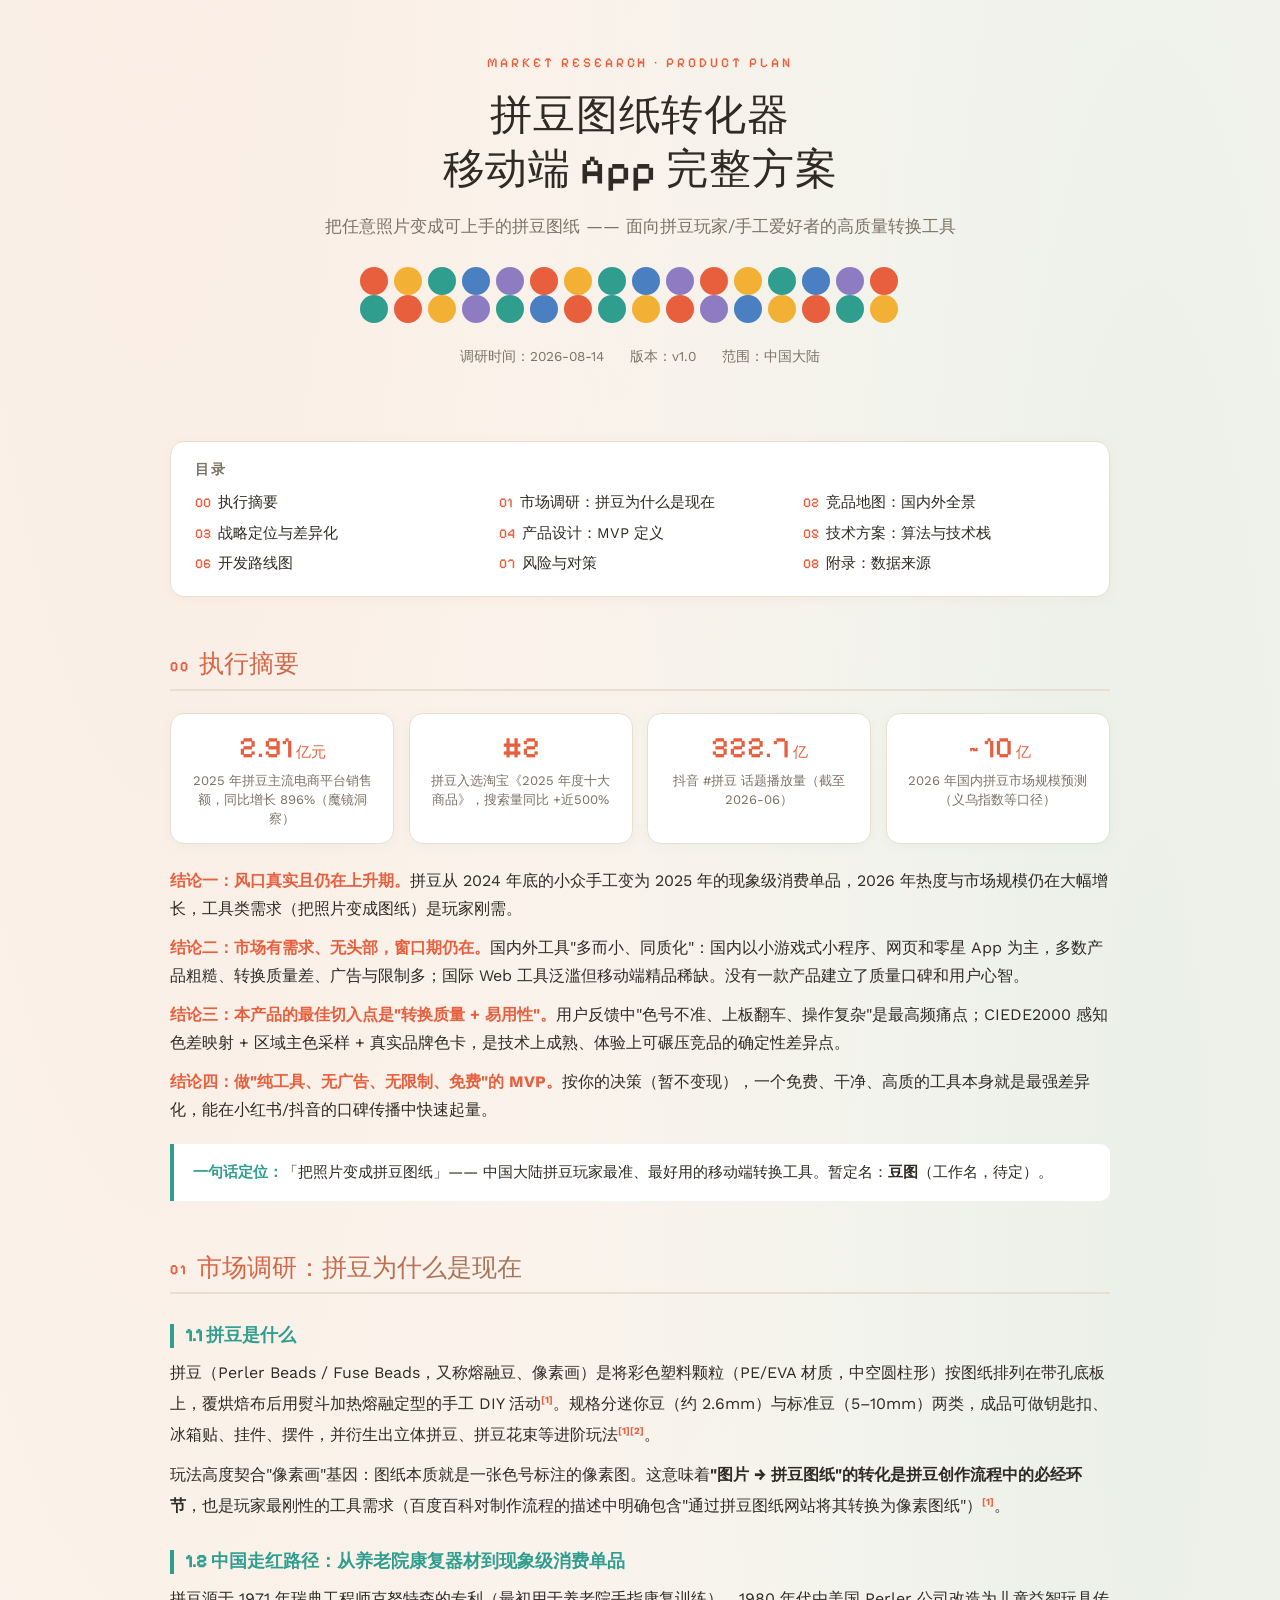
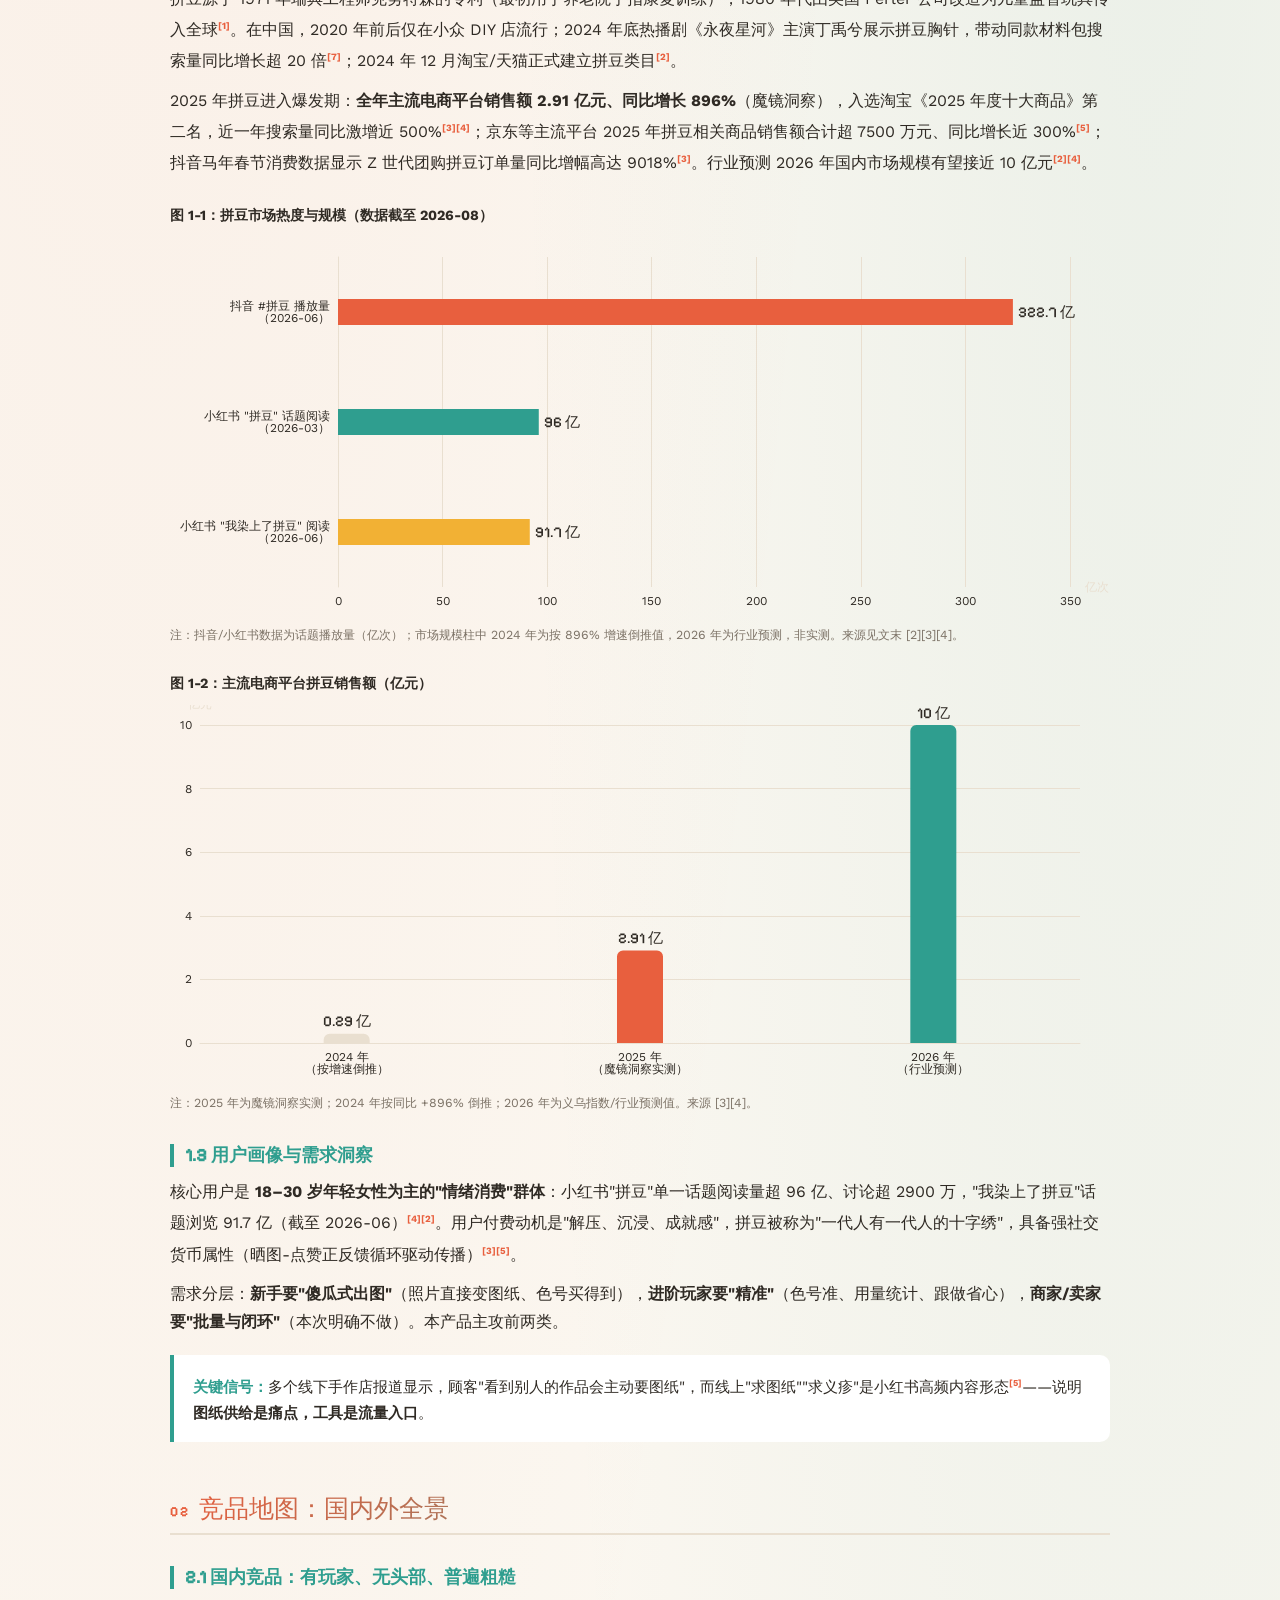
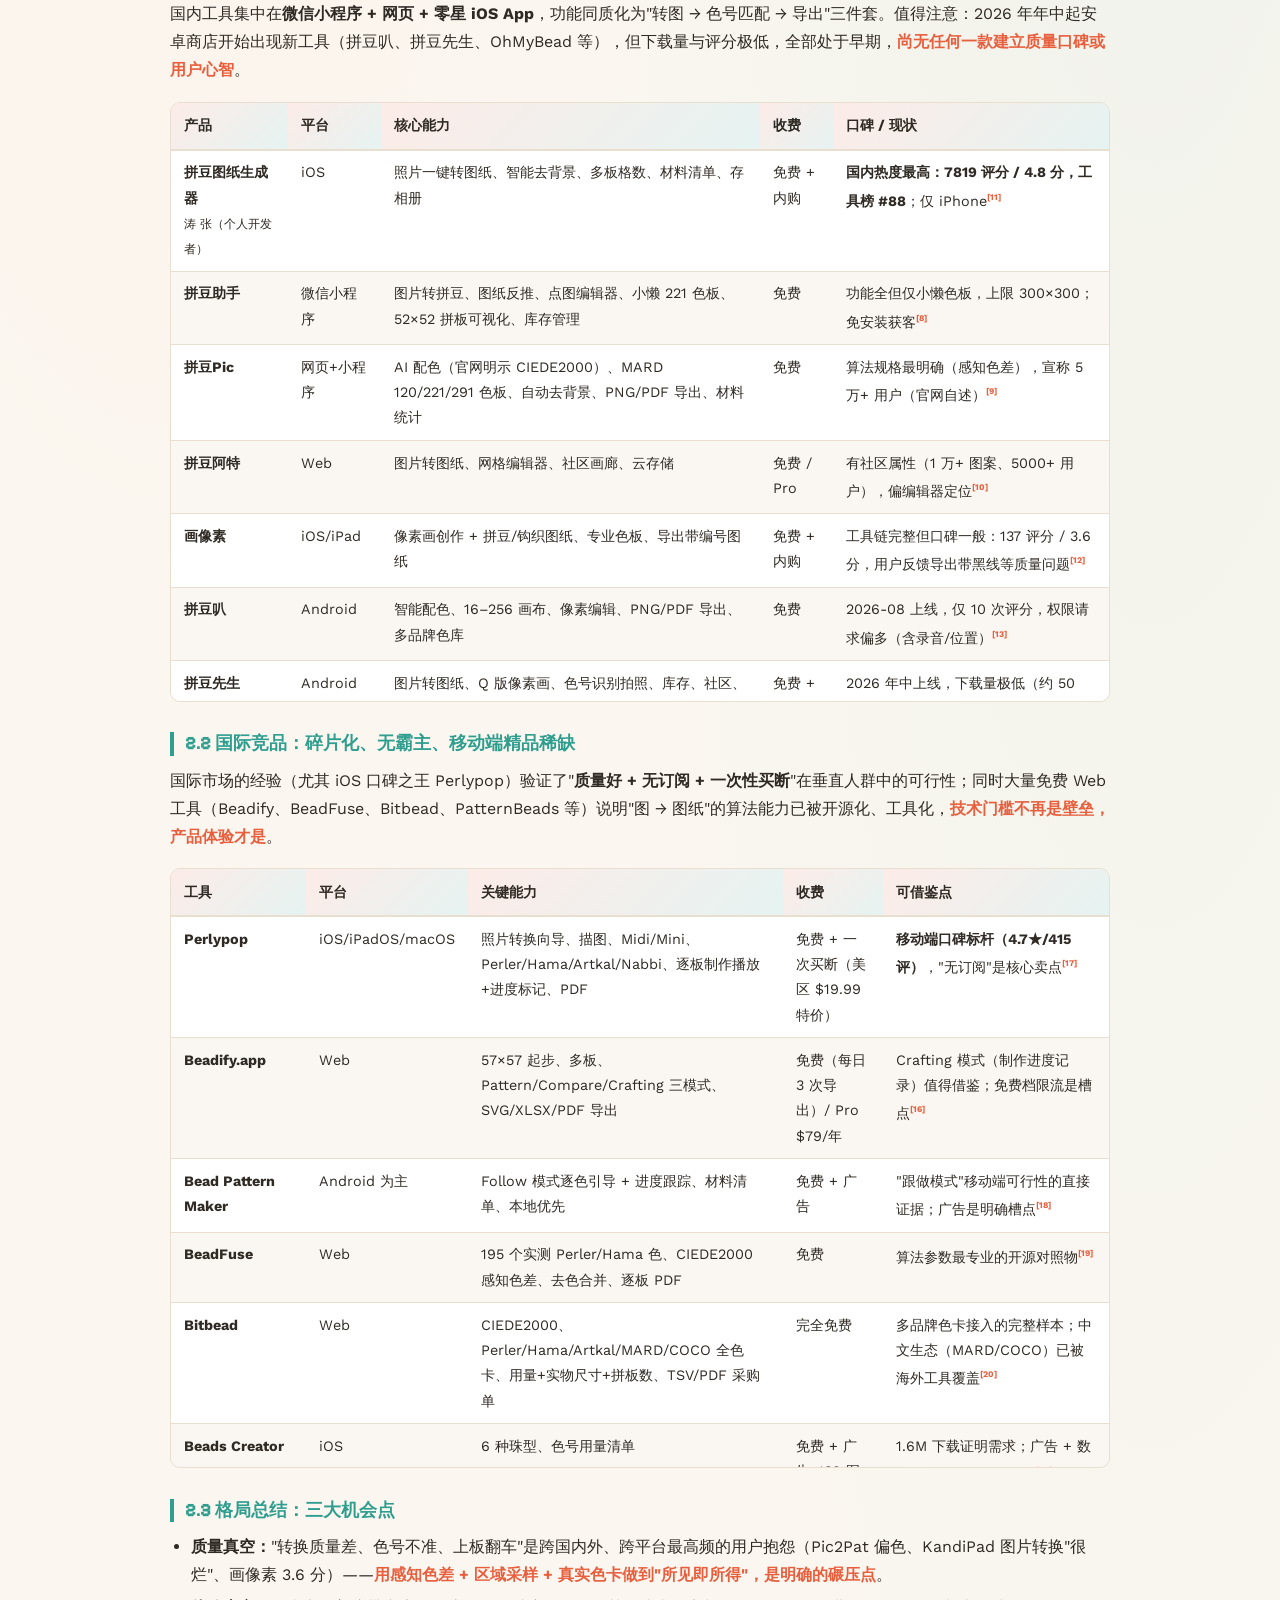
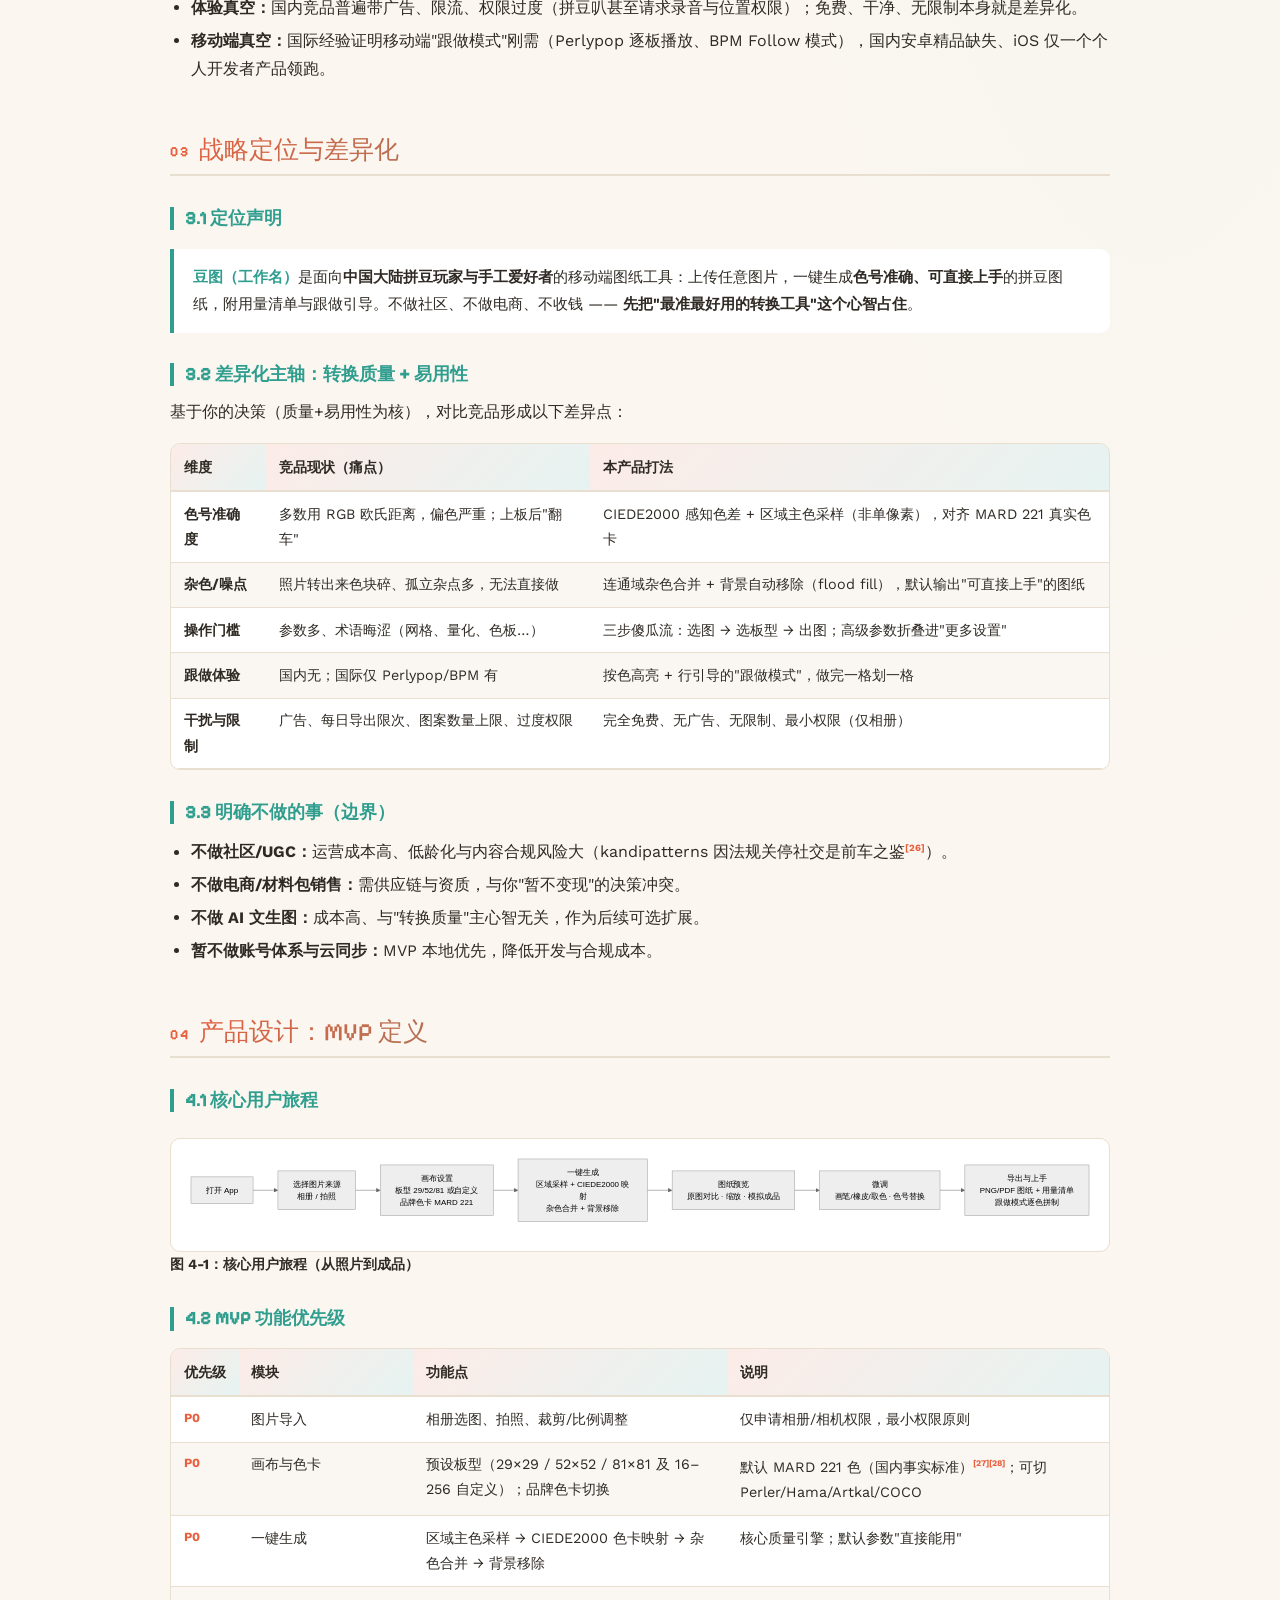
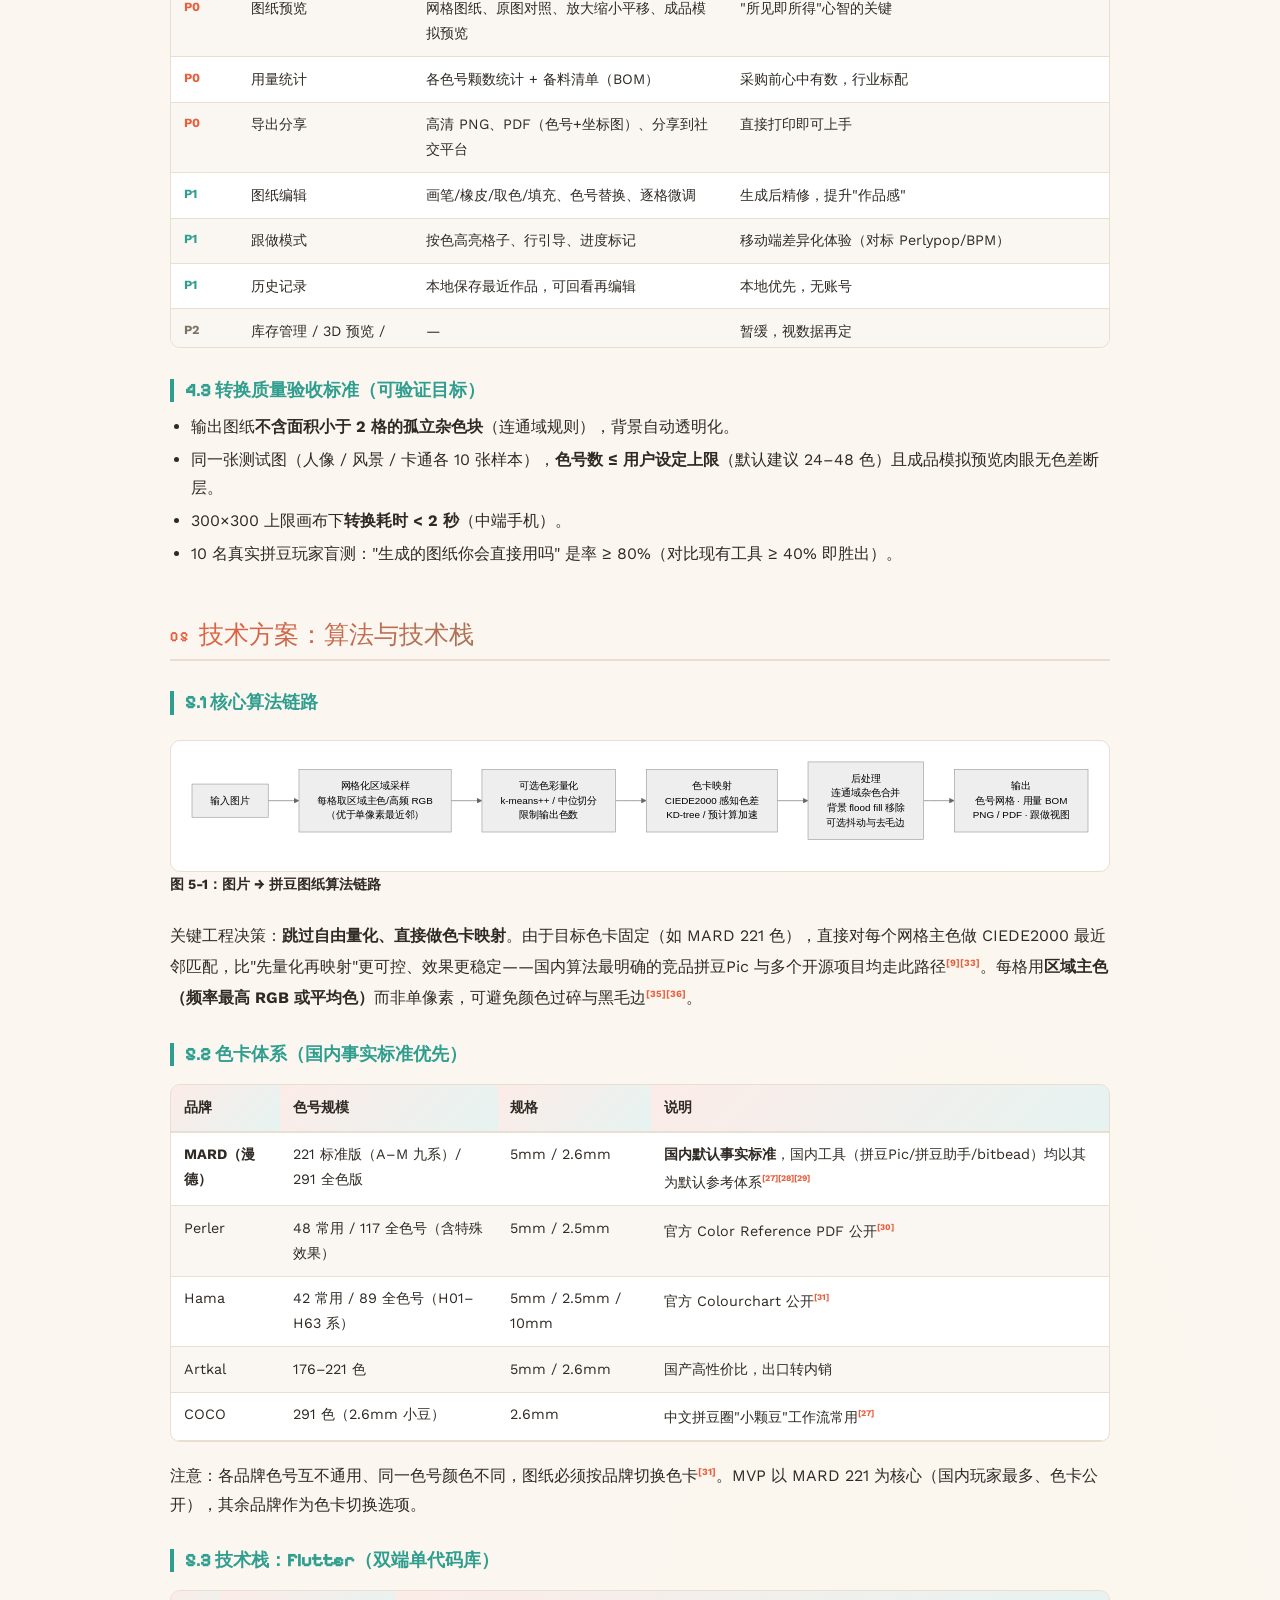
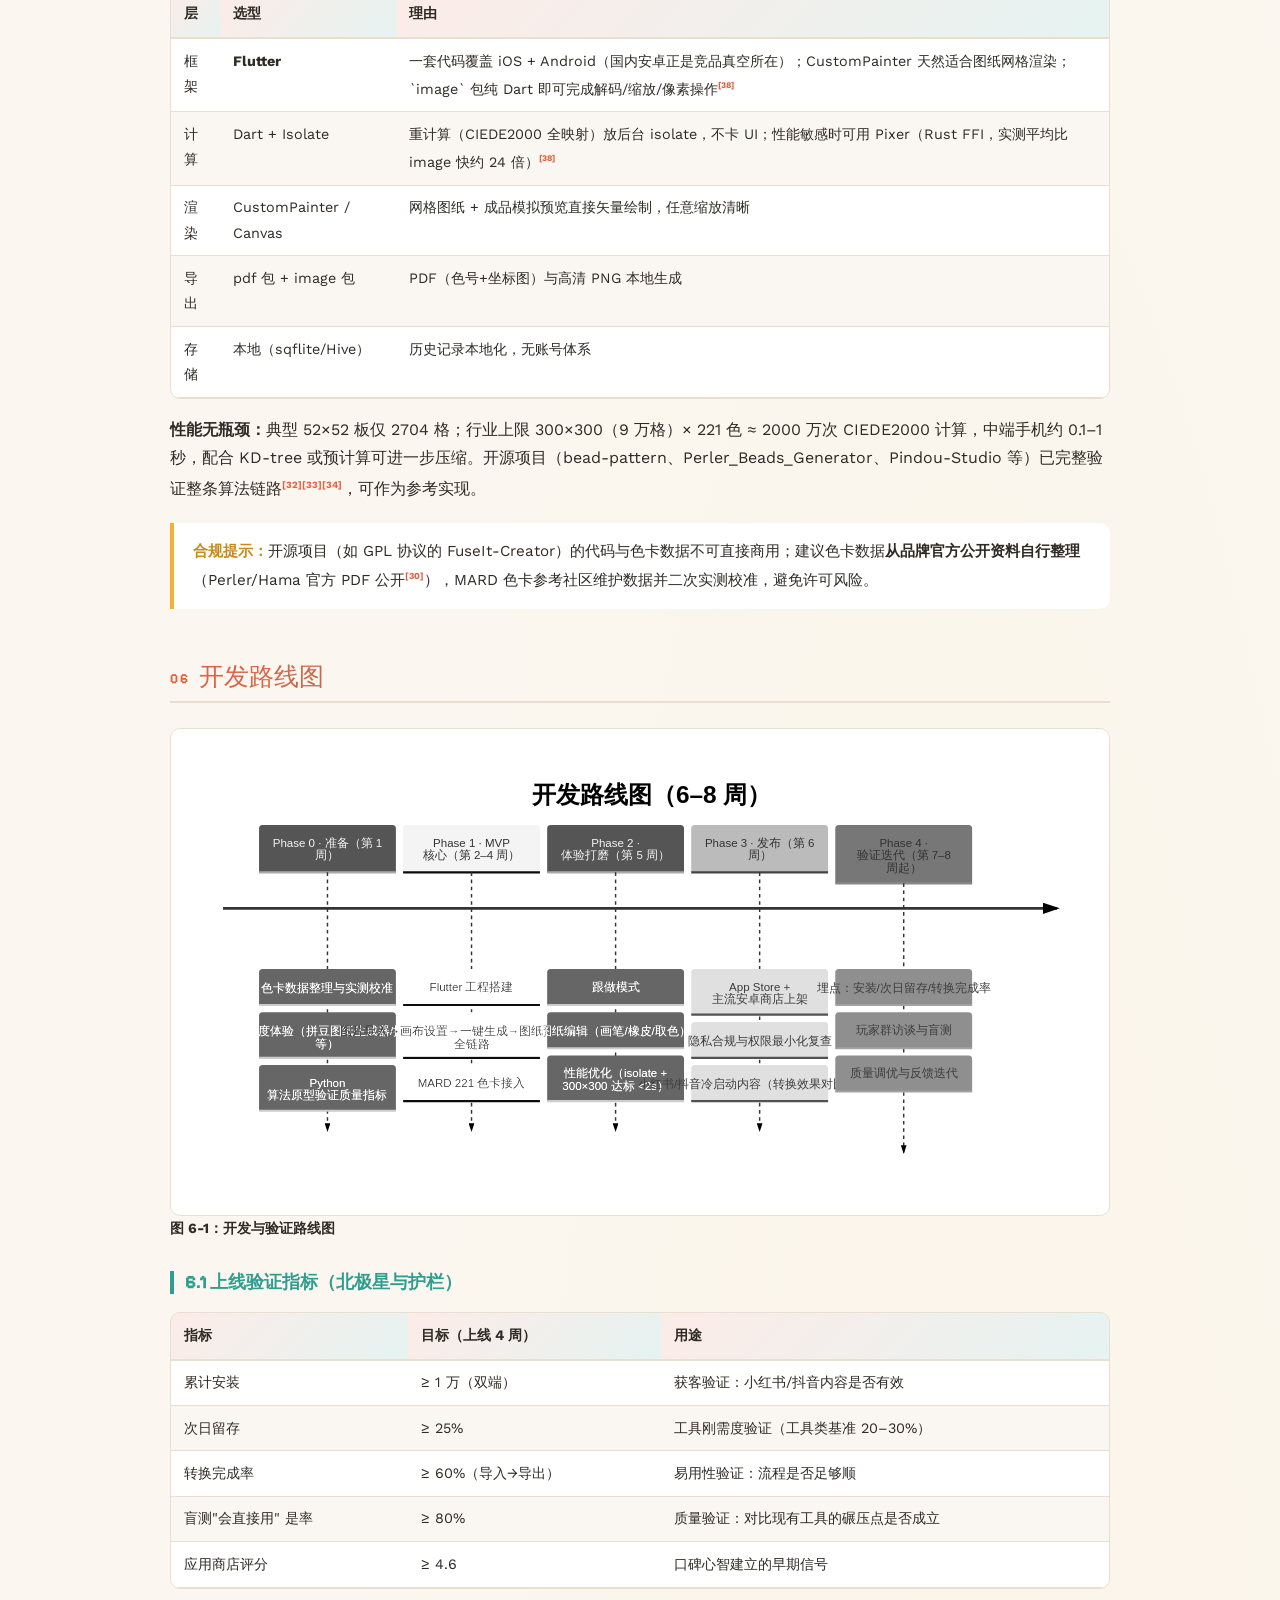
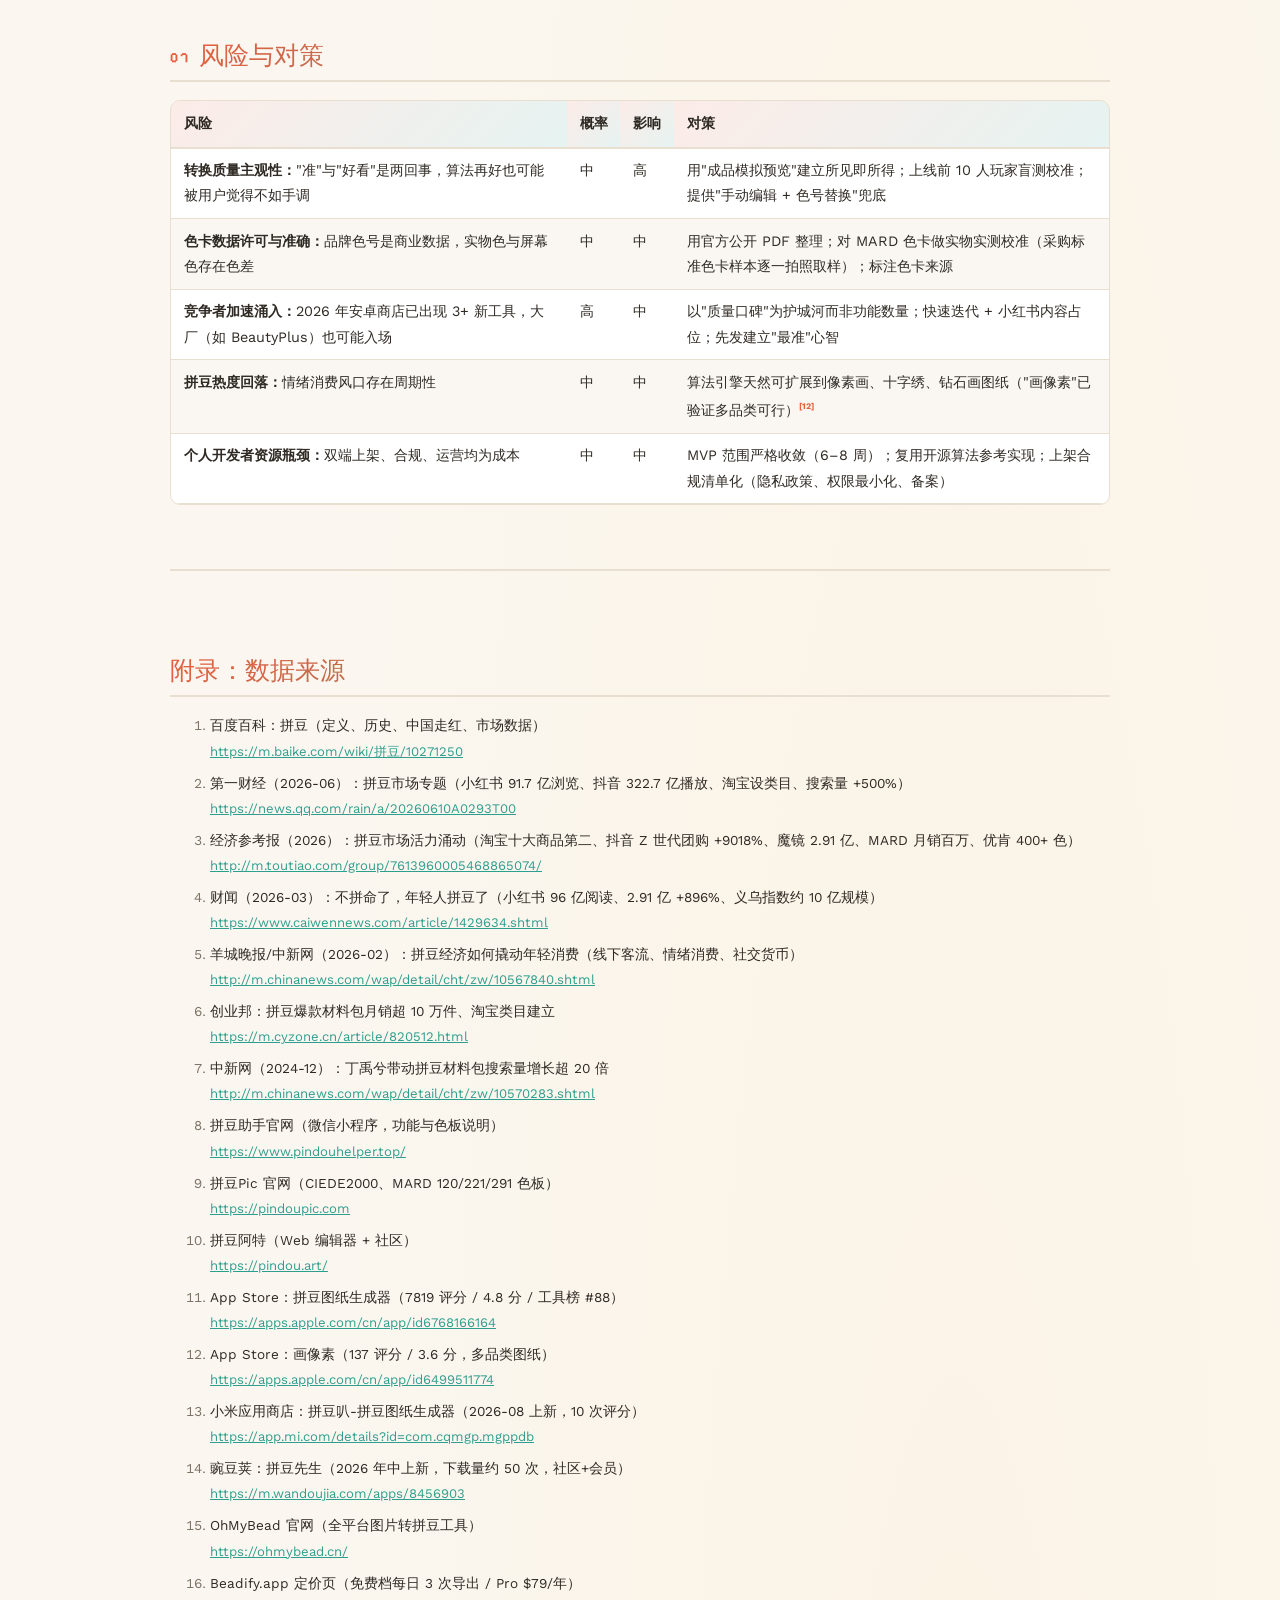
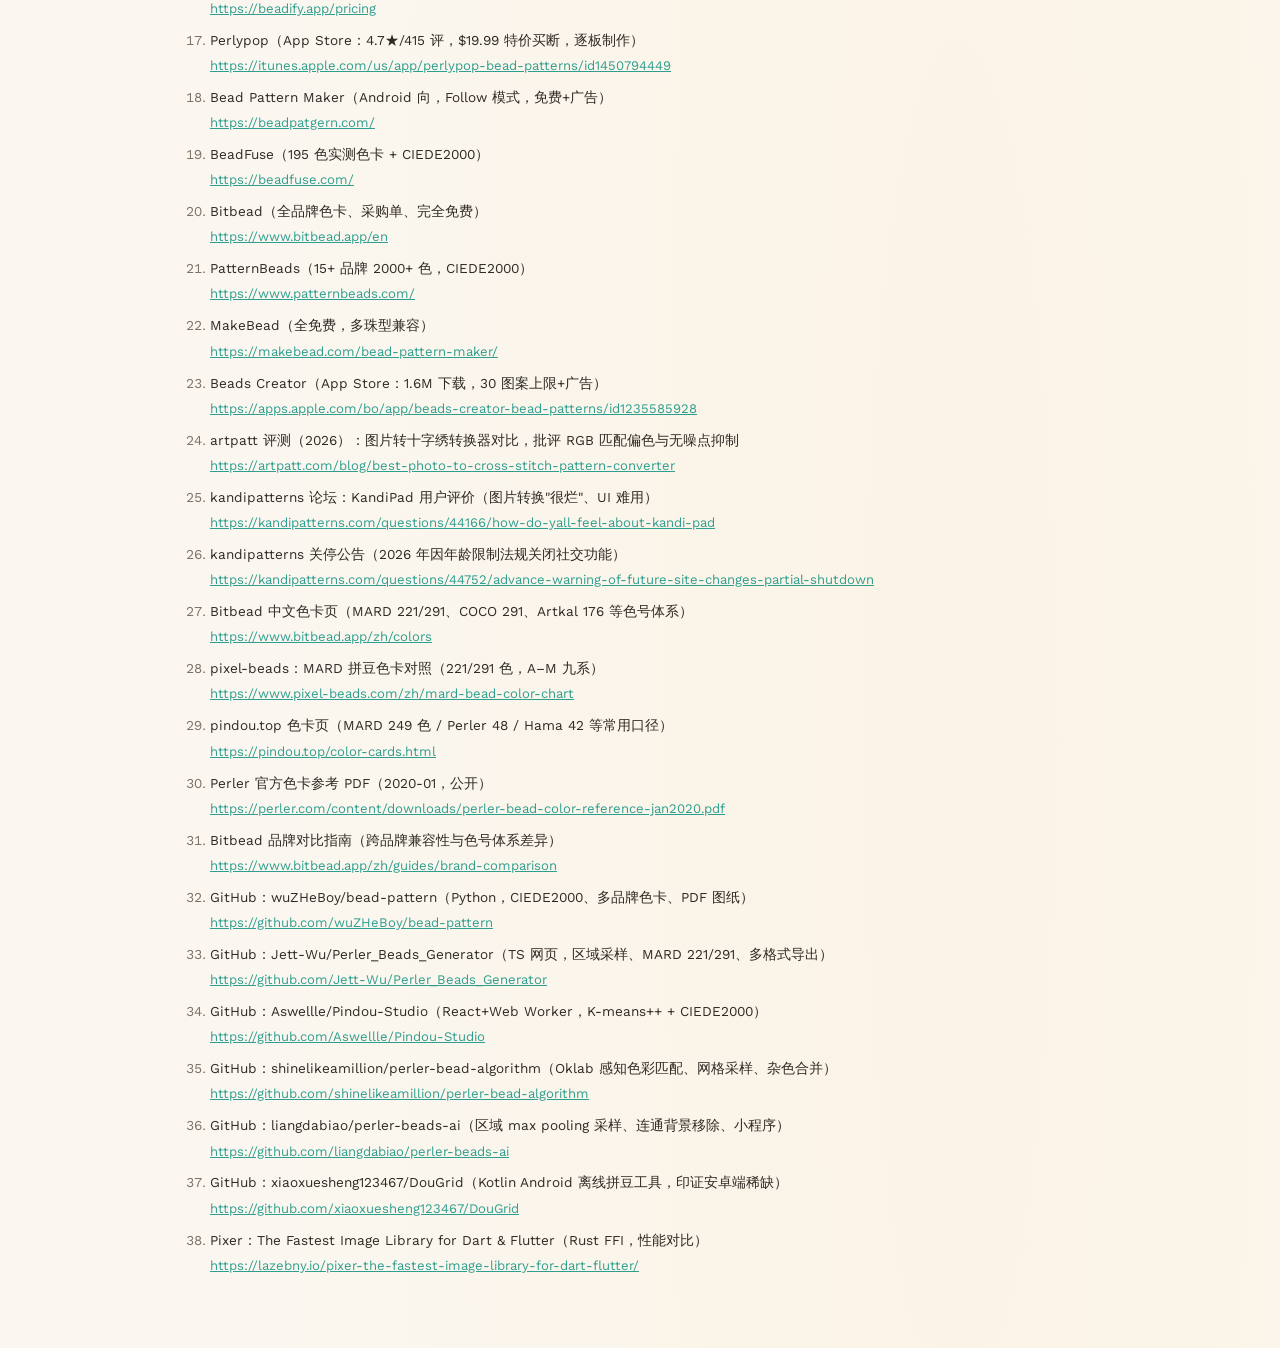
<file: docs/plan/pindou-app-plan.html>
<!-- Generated by Trae Work -->
<!DOCTYPE html>
<html lang="zh-CN">
<head>
<meta charset="UTF-8">
<meta name="viewport" content="width=device-width, initial-scale=1.0">
<title>拼豆图纸转化器 · 移动端 App 完整方案</title>

<style>
/* === Font faces === */
@font-face {
  font-family: 'PixelifySans';
  src: url('./_shared/fonts/PixelifySans-Medium.ttf') format('truetype');
  font-weight: 500;
}
@font-face {
  font-family: 'WorkSans';
  src: url('./_shared/fonts/WorkSans-Regular.ttf') format('truetype');
  font-weight: 400;
}
@font-face {
  font-family: 'WorkSans';
  src: url('./_shared/fonts/WorkSans-Bold.ttf') format('truetype');
  font-weight: 700;
}
@font-face {
  font-family: 'JetBrainsMono';
  src: url('./_shared/fonts/JetBrainsMono-Regular.ttf') format('truetype');
  font-weight: 400;
}
</style>

<style>
/* === Theme CSS variables === */
:root {
  --bg: #fbf7f0;
  --bg2: #ffffff;
  --ink: #2f2a24;
  --muted: #7c7266;
  --rule: #e9dfd0;
  --accent: #e85f3e;
  --accent2: #2f9e8f;
  --bead-y: #f2b134;
  --bead-b: #4a7fc1;
  --bead-p: #8e7cc3;
  --font: 'WorkSans', 'PingFang SC', 'Microsoft YaHei', 'Noto Sans CJK SC', sans-serif;
  --font-display: 'PixelifySans', 'PingFang SC', 'Microsoft YaHei', sans-serif;
  --font-mono: 'JetBrainsMono', 'Consolas', monospace;
  --max: 980px;
}

/* === Base === */
*, *::before, *::after { box-sizing: border-box; margin: 0; padding: 0; }
html { font-size: 16px; scroll-behavior: smooth; }
body {
  font-family: var(--font);
  font-size: 16px;
  line-height: 1.75;
  color: var(--ink);
  background: var(--bg);
  background-image:
    radial-gradient(ellipse 60% 40% at 12% -5%, rgba(232,95,62,0.07), transparent),
    radial-gradient(ellipse 50% 35% at 90% 10%, rgba(47,158,143,0.08), transparent),
    radial-gradient(ellipse 55% 40% at 75% 95%, rgba(242,177,52,0.06), transparent);
  padding: 0;
}
article.page { max-width: var(--max); margin: 0 auto; padding: 0 1.25rem 4rem; }

/* === Typography === */
h1, h2, h3, h4 { font-family: var(--font-display); line-height: 1.3; font-weight: 500; }
h1 { font-size: 2.3rem; letter-spacing: 0.02em; }
h2 {
  font-size: 1.55rem; margin: 3.2rem 0 1.1rem; padding-bottom: 0.5rem;
  background: linear-gradient(135deg, var(--accent), var(--accent2));
  -webkit-background-clip: text; background-clip: text; -webkit-text-fill-color: transparent;
  border-bottom: 2px solid var(--rule);
}
h2 .ch { display: inline-block; font-size: 0.85rem; letter-spacing: 0.12em; margin-right: 0.6rem; color: var(--accent); -webkit-text-fill-color: var(--accent); vertical-align: middle; }
h3 { font-size: 1.12rem; margin: 1.9rem 0 0.7rem; color: var(--accent2); padding-left: 0.7rem; border-left: 4px solid var(--accent2); font-weight: 700; }
p { margin: 0.7rem 0; }
strong { font-weight: 700; }
mark.key { background: none; color: var(--accent); font-weight: 600; }
a { color: var(--accent2); }
ul, ol { margin: 0.6rem 0 0.6rem 1.3rem; }
li { margin: 0.3rem 0; }

/* === Cover === */
.cover {
  text-align: center; padding: 3.2rem 0 2.2rem; position: relative;
}
.cover .kicker {
  font-family: var(--font-display); letter-spacing: 0.22em; font-size: 0.85rem;
  color: var(--accent); margin-bottom: 0.9rem; text-transform: uppercase;
}
.cover h1 { font-size: 2.6rem; }
.cover .sub { color: var(--muted); font-size: 1.05rem; margin-top: 0.9rem; max-width: 640px; margin-left: auto; margin-right: auto; }
.cover .meta { margin-top: 1.4rem; font-size: 0.85rem; color: var(--muted); }
.cover .meta span { margin: 0 0.8rem; }
.bead-strip { margin: 1.6rem auto 0; width: min(560px, 90%); }
.bead-strip svg { width: 100%; height: auto; display: block; }

/* === TOC === */
.toc {
  background: var(--bg2); border: 1px solid var(--rule); border-radius: 14px;
  padding: 1.2rem 1.5rem; margin: 1.6rem 0 0.4rem;
  box-shadow: 0 2px 14px rgba(232,95,62,0.06);
}
.toc h4 { font-size: 0.85rem; letter-spacing: 0.15em; color: var(--muted); margin-bottom: 0.7rem; font-weight: 700; }
.toc ol { list-style: none; margin: 0; padding: 0; display: grid; grid-template-columns: repeat(auto-fit, minmax(220px, 1fr)); gap: 0.3rem 1.4rem; }
.toc li { margin: 0; font-size: 0.92rem; }
.toc a { color: var(--ink); text-decoration: none; }
.toc a:hover { color: var(--accent); }
.toc .n { font-family: var(--font-display); color: var(--accent); margin-right: 0.45rem; font-size: 0.85rem; }

/* === Cards / stats === */
.stat-grid { display: grid; grid-template-columns: repeat(auto-fit, minmax(170px, 1fr)); gap: 0.9rem; margin: 1.4rem 0; }
.stat {
  background: var(--bg2); border: 1px solid var(--rule); border-radius: 14px; padding: 1.1rem 1.1rem 0.95rem; text-align: center;
  box-shadow: 0 2px 12px rgba(47,158,143,0.05);
}
.stat .v { font-family: var(--font-display); font-size: 1.85rem; color: var(--accent); line-height: 1.15; }
.stat .v small { font-size: 0.95rem; }
.stat .l { font-size: 0.82rem; color: var(--muted); margin-top: 0.35rem; line-height: 1.45; }

/* === Callouts === */
.callout {
  background: var(--bg2); border-left: 4px solid var(--accent2); border-radius: 0 10px 10px 0;
  padding: 0.95rem 1.2rem; margin: 1.2rem 0; font-size: 0.95rem;
}
.callout.warn { border-left-color: var(--bead-y); }
.callout .t { font-weight: 700; color: var(--accent2); }
.callout.warn .t { color: #c98a1b; }

/* === Tables === */
.table-wrap { overflow-x: auto; overflow-y: auto; max-height: 600px; margin: 1.1rem 0; border: 1px solid var(--rule); border-radius: 10px; background: var(--bg2); }
table { width: 100%; border-collapse: collapse; font-size: 0.9rem; min-width: 680px; }
thead th {
  background: linear-gradient(135deg, rgba(232,95,62,0.12), rgba(47,158,143,0.12));
  color: var(--ink); font-weight: 700; text-align: left; padding: 0.65rem 0.8rem;
  position: sticky; top: 0; border-bottom: 2px solid var(--rule); white-space: nowrap;
}
tbody td { padding: 0.6rem 0.8rem; border-bottom: 1px solid var(--rule); vertical-align: top; }
tbody tr:nth-child(even) { background: rgba(233,223,208,0.25); }
tbody tr:hover { background: rgba(232,95,62,0.05); }
td.tag { font-size: 0.78rem; white-space: nowrap; }
.tag.p0 { color: var(--accent); font-weight: 700; }
.tag.p1 { color: var(--accent2); font-weight: 700; }
.tag.p2 { color: var(--muted); font-weight: 700; }

/* === Figures === */
.chart-figure, .diagram { margin: 1.6rem 0; }
.chart-figure figcaption, .diagram figcaption {
  font-size: 0.88rem; font-weight: 600; color: var(--ink); margin-bottom: 0.6rem;
}
.chart-figure .note { font-size: 0.78rem; color: var(--muted); margin-top: 0.4rem; }
.diagram pre.mermaid { background: var(--bg2); border: 1px solid var(--rule); border-radius: 10px; padding: 1rem; overflow-x: auto; }

/* === Pills === */
.pill {
  display: inline-block; font-size: 0.78rem; font-weight: 700; padding: 0.15rem 0.6rem;
  border-radius: 999px; border: 1px solid var(--rule); margin: 0.1rem 0.25rem 0.1rem 0;
  color: var(--ink); background: var(--bg2);
}
.pill.hl { border-color: var(--accent); color: var(--accent); background: rgba(232,95,62,0.06); }

/* === Inline citations === */
sup a { color: var(--accent); text-decoration: none; font-size: 0.72em; font-weight: 600; }
sup a:hover { text-decoration: underline; }

/* === Footer / sources === */
footer { margin-top: 4rem; border-top: 2px solid var(--rule); padding-top: 2rem; }
footer .sources ol { padding-left: 1.2rem; font-size: 0.85rem; color: var(--muted); }
footer .sources li { margin-bottom: 0.5rem; overflow-wrap: break-word; word-break: break-all; }
footer .sources .src-title { color: var(--ink); word-break: normal; }
footer .sources .src-url { display: block; margin-top: 0.15rem; font-size: 0.82rem; color: var(--accent2); word-break: break-all; }
footer .sources a { word-break: break-all; }

/* === Responsive === */
@media (max-width: 640px) {
  body { font-size: 15px; }
  h1 { font-size: 1.9rem; }
  .cover h1 { font-size: 2rem; }
  .cover { padding: 2.2rem 0 1.6rem; }
  .stat-grid { grid-template-columns: repeat(2, 1fr); }
  .toc ol { grid-template-columns: 1fr; }
}
@media print {
  .toc, .chart-figure, .diagram { page-break-inside: avoid; }
  h2 { page-break-after: avoid; }
}
</style>
</head>
<body>
<article class="page">

<!-- ============ COVER ============ -->
<header class="cover">
  <div class="kicker">Market Research · Product Plan</div>
  <h1>拼豆图纸转化器<br>移动端 App 完整方案</h1>
  <p class="sub">把任意照片变成可上手的拼豆图纸 —— 面向拼豆玩家/手工爱好者的高质量转换工具</p>
  <div class="bead-strip">
    <svg viewBox="0 0 560 56" xmlns="http://www.w3.org/2000/svg" role="img" aria-label="彩色拼豆装饰条">
      <rect x="0"  y="0"  width="28" height="28" rx="14" fill="#e85f3e"/>
      <rect x="34" y="0"  width="28" height="28" rx="14" fill="#f2b134"/>
      <rect x="68" y="0"  width="28" height="28" rx="14" fill="#2f9e8f"/>
      <rect x="102" y="0" width="28" height="28" rx="14" fill="#4a7fc1"/>
      <rect x="136" y="0" width="28" height="28" rx="14" fill="#8e7cc3"/>
      <rect x="170" y="0" width="28" height="28" rx="14" fill="#e85f3e"/>
      <rect x="204" y="0" width="28" height="28" rx="14" fill="#f2b134"/>
      <rect x="238" y="0" width="28" height="28" rx="14" fill="#2f9e8f"/>
      <rect x="272" y="0" width="28" height="28" rx="14" fill="#4a7fc1"/>
      <rect x="306" y="0" width="28" height="28" rx="14" fill="#8e7cc3"/>
      <rect x="340" y="0" width="28" height="28" rx="14" fill="#e85f3e"/>
      <rect x="374" y="0" width="28" height="28" rx="14" fill="#f2b134"/>
      <rect x="408" y="0" width="28" height="28" rx="14" fill="#2f9e8f"/>
      <rect x="442" y="0" width="28" height="28" rx="14" fill="#4a7fc1"/>
      <rect x="476" y="0" width="28" height="28" rx="14" fill="#8e7cc3"/>
      <rect x="510" y="0" width="28" height="28" rx="14" fill="#e85f3e"/>
      <rect x="0"  y="28" width="28" height="28" rx="14" fill="#2f9e8f"/>
      <rect x="34" y="28" width="28" height="28" rx="14" fill="#e85f3e"/>
      <rect x="68" y="28" width="28" height="28" rx="14" fill="#f2b134"/>
      <rect x="102" y="28" width="28" height="28" rx="14" fill="#8e7cc3"/>
      <rect x="136" y="28" width="28" height="28" rx="14" fill="#2f9e8f"/>
      <rect x="170" y="28" width="28" height="28" rx="14" fill="#4a7fc1"/>
      <rect x="204" y="28" width="28" height="28" rx="14" fill="#e85f3e"/>
      <rect x="238" y="28" width="28" height="28" rx="14" fill="#2f9e8f"/>
      <rect x="272" y="28" width="28" height="28" rx="14" fill="#f2b134"/>
      <rect x="306" y="28" width="28" height="28" rx="14" fill="#e85f3e"/>
      <rect x="340" y="28" width="28" height="28" rx="14" fill="#8e7cc3"/>
      <rect x="374" y="28" width="28" height="28" rx="14" fill="#4a7fc1"/>
      <rect x="408" y="28" width="28" height="28" rx="14" fill="#f2b134"/>
      <rect x="442" y="28" width="28" height="28" rx="14" fill="#e85f3e"/>
      <rect x="476" y="28" width="28" height="28" rx="14" fill="#2f9e8f"/>
      <rect x="510" y="28" width="28" height="28" rx="14" fill="#f2b134"/>
    </svg>
  </div>
  <p class="meta"><span>调研时间：2026-08-14</span><span>版本：v1.0</span><span>范围：中国大陆</span></p>
</header>

<!-- ============ TOC ============ -->
<nav class="toc">
  <h4>目录</h4>
  <ol>
    <li><span class="n">00</span><a href="#exec">执行摘要</a></li>
    <li><span class="n">01</span><a href="#market">市场调研：拼豆为什么是现在</a></li>
    <li><span class="n">02</span><a href="#competition">竞品地图：国内外全景</a></li>
    <li><span class="n">03</span><a href="#strategy">战略定位与差异化</a></li>
    <li><span class="n">04</span><a href="#product">产品设计：MVP 定义</a></li>
    <li><span class="n">05</span><a href="#tech">技术方案：算法与技术栈</a></li>
    <li><span class="n">06</span><a href="#roadmap">开发路线图</a></li>
    <li><span class="n">07</span><a href="#risk">风险与对策</a></li>
    <li><span class="n">08</span><a href="#sources">附录：数据来源</a></li>
  </ol>
</nav>

<!-- ============ 00 EXEC ============ -->
<section id="exec">
  <h2><span class="ch">00</span>执行摘要</h2>

  <div class="stat-grid">
    <div class="stat"><div class="v">2.91<small> 亿元</small></div><div class="l">2025 年拼豆主流电商平台销售额，同比增长 896%（魔镜洞察）</div></div>
    <div class="stat"><div class="v">#2</div><div class="l">拼豆入选淘宝《2025 年度十大商品》，搜索量同比 +近500%</div></div>
    <div class="stat"><div class="v">322.7<small> 亿</small></div><div class="l">抖音 #拼豆 话题播放量（截至 2026-06）</div></div>
    <div class="stat"><div class="v">~10<small> 亿</small></div><div class="l">2026 年国内拼豆市场规模预测（义乌指数等口径）</div></div>
  </div>

  <p><mark class="key">结论一：风口真实且仍在上升期。</mark>拼豆从 2024 年底的小众手工变为 2025 年的现象级消费单品，2026 年热度与市场规模仍在大幅增长，工具类需求（把照片变成图纸）是玩家刚需。</p>
  <p><mark class="key">结论二：市场有需求、无头部，窗口期仍在。</mark>国内外工具"多而小、同质化"：国内以小游戏式小程序、网页和零星 App 为主，多数产品粗糙、转换质量差、广告与限制多；国际 Web 工具泛滥但移动端精品稀缺。没有一款产品建立了质量口碑和用户心智。</p>
  <p><mark class="key">结论三：本产品的最佳切入点是"转换质量 + 易用性"。</mark>用户反馈中"色号不准、上板翻车、操作复杂"是最高频痛点；CIEDE2000 感知色差映射 + 区域主色采样 + 真实品牌色卡，是技术上成熟、体验上可碾压竞品的确定性差异点。</p>
  <p><mark class="key">结论四：做"纯工具、无广告、无限制、免费"的 MVP。</mark>按你的决策（暂不变现），一个免费、干净、高质的工具本身就是最强差异化，能在小红书/抖音的口碑传播中快速起量。</p>

  <div class="callout">
    <span class="t">一句话定位：</span>「把照片变成拼豆图纸」—— 中国大陆拼豆玩家最准、最好用的移动端转换工具。暂定名：<strong>豆图</strong>（工作名，待定）。
  </div>
</section>

<!-- ============ 01 MARKET ============ -->
<section id="market">
  <h2><span class="ch">01</span>市场调研：拼豆为什么是现在</h2>

  <h3>1.1 拼豆是什么</h3>
  <p>拼豆（Perler Beads / Fuse Beads，又称熔融豆、像素画）是将彩色塑料颗粒（PE/EVA 材质，中空圆柱形）按图纸排列在带孔底板上，覆烘焙布后用熨斗加热熔融定型的手工 DIY 活动<sup><a href="#cite-1">[1]</a></sup>。规格分迷你豆（约 2.6mm）与标准豆（5–10mm）两类，成品可做钥匙扣、冰箱贴、挂件、摆件，并衍生出立体拼豆、拼豆花束等进阶玩法<sup><a href="#cite-1">[1]</a></sup><sup><a href="#cite-2">[2]</a></sup>。</p>
  <p>玩法高度契合"像素画"基因：图纸本质就是一张色号标注的像素图。这意味着<strong>"图片 → 拼豆图纸"的转化是拼豆创作流程中的必经环节</strong>，也是玩家最刚性的工具需求（百度百科对制作流程的描述中明确包含"通过拼豆图纸网站将其转换为像素图纸"）<sup><a href="#cite-1">[1]</a></sup>。</p>

  <h3>1.2 中国走红路径：从养老院康复器材到现象级消费单品</h3>
  <p>拼豆源于 1971 年瑞典工程师克努特森的专利（最初用于养老院手指康复训练），1980 年代由美国 Perler 公司改造为儿童益智玩具传入全球<sup><a href="#cite-1">[1]</a></sup>。在中国，2020 年前后仅在小众 DIY 店流行；2024 年底热播剧《永夜星河》主演丁禹兮展示拼豆胸针，带动同款材料包搜索量同比增长超 20 倍<sup><a href="#cite-7">[7]</a></sup>；2024 年 12 月淘宝/天猫正式建立拼豆类目<sup><a href="#cite-2">[2]</a></sup>。</p>
  <p>2025 年拼豆进入爆发期：<strong>全年主流电商平台销售额 2.91 亿元、同比增长 896%</strong>（魔镜洞察），入选淘宝《2025 年度十大商品》第二名，近一年搜索量同比激增近 500%<sup><a href="#cite-3">[3]</a></sup><sup><a href="#cite-4">[4]</a></sup>；京东等主流平台 2025 年拼豆相关商品销售额合计超 7500 万元、同比增长近 300%<sup><a href="#cite-5">[5]</a></sup>；抖音马年春节消费数据显示 Z 世代团购拼豆订单量同比增幅高达 9018%<sup><a href="#cite-3">[3]</a></sup>。行业预测 2026 年国内市场规模有望接近 10 亿元<sup><a href="#cite-2">[2]</a></sup><sup><a href="#cite-4">[4]</a></sup>。</p>

  <figure class="chart-figure">
    <figcaption>图 1-1：拼豆市场热度与规模（数据截至 2026-08）</figcaption>
    <div id="chart-heat" style="width:100%;min-height:380px"></div>
    <p class="note">注：抖音/小红书数据为话题播放量（亿次）；市场规模柱中 2024 年为按 896% 增速倒推值，2026 年为行业预测，非实测。来源见文末 [2][3][4]。</p>
  </figure>

  <figure class="chart-figure">
    <figcaption>图 1-2：主流电商平台拼豆销售额（亿元）</figcaption>
    <div id="chart-market" style="width:100%;min-height:380px"></div>
    <p class="note">注：2025 年为魔镜洞察实测；2024 年按同比 +896% 倒推；2026 年为义乌指数/行业预测值。来源 [3][4]。</p>
  </figure>

  <h3>1.3 用户画像与需求洞察</h3>
  <p>核心用户是 <strong>18–30 岁年轻女性为主的"情绪消费"群体</strong>：小红书"拼豆"单一话题阅读量超 96 亿、讨论超 2900 万，"我染上了拼豆"话题浏览 91.7 亿（截至 2026-06）<sup><a href="#cite-4">[4]</a></sup><sup><a href="#cite-2">[2]</a></sup>。用户付费动机是"解压、沉浸、成就感"，拼豆被称为"一代人有一代人的十字绣"，具备强社交货币属性（晒图-点赞正反馈循环驱动传播）<sup><a href="#cite-3">[3]</a></sup><sup><a href="#cite-5">[5]</a></sup>。</p>
  <p>需求分层：<strong>新手要"傻瓜式出图"</strong>（照片直接变图纸、色号买得到），<strong>进阶玩家要"精准"</strong>（色号准、用量统计、跟做省心），<strong>商家/卖家要"批量与闭环"</strong>（本次明确不做）。本产品主攻前两类。</p>
  <div class="callout"><span class="t">关键信号：</span>多个线下手作店报道显示，顾客"看到别人的作品会主动要图纸"，而线上"求图纸""求义疹"是小红书高频内容形态<sup><a href="#cite-5">[5]</a></sup>——说明<strong>图纸供给是痛点，工具是流量入口</strong>。</div>
</section>

<!-- ============ 02 COMPETITION ============ -->
<section id="competition">
  <h2><span class="ch">02</span>竞品地图：国内外全景</h2>

  <h3>2.1 国内竞品：有玩家、无头部、普遍粗糙</h3>
  <p>国内工具集中在<strong>微信小程序 + 网页 + 零星 iOS App</strong>，功能同质化为"转图 → 色号匹配 → 导出"三件套。值得注意：2026 年年中起安卓商店开始出现新工具（拼豆叭、拼豆先生、OhMyBead 等），但下载量与评分极低，全部处于早期，<mark class="key">尚无任何一款建立质量口碑或用户心智</mark>。</p>

  <div class="table-wrap">
    <table>
      <thead>
        <tr><th>产品</th><th>平台</th><th>核心能力</th><th>收费</th><th>口碑 / 现状</th></tr>
      </thead>
      <tbody>
        <tr>
          <td><strong>拼豆图纸生成器</strong><br><span class="src-url" style="font-size:0.75rem">涛 张（个人开发者）</span></td>
          <td>iOS</td>
          <td>照片一键转图纸、智能去背景、多板格数、材料清单、存相册</td>
          <td>免费 + 内购</td>
          <td><strong>国内热度最高：7819 评分 / 4.8 分，工具榜 #88</strong>；仅 iPhone<sup><a href="#cite-11">[11]</a></sup></td>
        </tr>
        <tr>
          <td><strong>拼豆助手</strong></td>
          <td>微信小程序</td>
          <td>图片转拼豆、图纸反推、点图编辑器、小懒 221 色板、52×52 拼板可视化、库存管理</td>
          <td>免费</td>
          <td>功能全但仅小懒色板，上限 300×300；免安装获客<sup><a href="#cite-8">[8]</a></sup></td>
        </tr>
        <tr>
          <td><strong>拼豆Pic</strong></td>
          <td>网页+小程序</td>
          <td>AI 配色（官网明示 CIEDE2000）、MARD 120/221/291 色板、自动去背景、PNG/PDF 导出、材料统计</td>
          <td>免费</td>
          <td>算法规格最明确（感知色差），宣称 5 万+ 用户（官网自述）<sup><a href="#cite-9">[9]</a></sup></td>
        </tr>
        <tr>
          <td><strong>拼豆阿特</strong></td>
          <td>Web</td>
          <td>图片转图纸、网格编辑器、社区画廊、云存储</td>
          <td>免费 / Pro</td>
          <td>有社区属性（1 万+ 图案、5000+ 用户），偏编辑器定位<sup><a href="#cite-10">[10]</a></sup></td>
        </tr>
        <tr>
          <td><strong>画像素</strong></td>
          <td>iOS/iPad</td>
          <td>像素画创作 + 拼豆/钩织图纸、专业色板、导出带编号图纸</td>
          <td>免费 + 内购</td>
          <td>工具链完整但口碑一般：137 评分 / 3.6 分，用户反馈导出带黑线等质量问题<sup><a href="#cite-12">[12]</a></sup></td>
        </tr>
        <tr>
          <td><strong>拼豆叭</strong></td>
          <td>Android</td>
          <td>智能配色、16–256 画布、像素编辑、PNG/PDF 导出、多品牌色库</td>
          <td>免费</td>
          <td>2026-08 上线，仅 10 次评分，权限请求偏多（含录音/位置）<sup><a href="#cite-13">[13]</a></sup></td>
        </tr>
        <tr>
          <td><strong>拼豆先生</strong></td>
          <td>Android</td>
          <td>图片转图纸、Q 版像素画、色号识别拍照、库存、社区、星币会员</td>
          <td>免费 + 会员</td>
          <td>2026 年中上线，下载量极低（约 50 次），社区+会员模式暂未起量<sup><a href="#cite-14">[14]</a></sup></td>
        </tr>
        <tr>
          <td><strong>OhMyBead</strong></td>
          <td>全平台</td>
          <td>图片转图纸、Artkal/Perler/Hama 色卡、云端同步、采购清单</td>
          <td>免费</td>
          <td>个人开发者项目，主打全平台覆盖，品牌色卡偏国际系<sup><a href="#cite-15">[15]</a></sup></td>
        </tr>
      </tbody>
    </table>
  </div>

  <h3>2.2 国际竞品：碎片化、无霸主、移动端精品稀缺</h3>
  <p>国际市场的经验（尤其 iOS 口碑之王 Perlypop）验证了"<strong>质量好 + 无订阅 + 一次性买断</strong>"在垂直人群中的可行性；同时大量免费 Web 工具（Beadify、BeadFuse、Bitbead、PatternBeads 等）说明"图 → 图纸"的算法能力已被开源化、工具化，<mark class="key">技术门槛不再是壁垒，产品体验才是</mark>。</p>

  <div class="table-wrap">
    <table>
      <thead>
        <tr><th>工具</th><th>平台</th><th>关键能力</th><th>收费</th><th>可借鉴点</th></tr>
      </thead>
      <tbody>
        <tr>
          <td><strong>Perlypop</strong></td>
          <td>iOS/iPadOS/macOS</td>
          <td>照片转换向导、描图、Midi/Mini、Perler/Hama/Artkal/Nabbi、逐板制作播放+进度标记、PDF</td>
          <td>免费 + 一次买断（美区 $19.99 特价）</td>
          <td><strong>移动端口碑标杆（4.7★/415 评）</strong>，"无订阅"是核心卖点<sup><a href="#cite-17">[17]</a></sup></td>
        </tr>
        <tr>
          <td><strong>Beadify.app</strong></td>
          <td>Web</td>
          <td>57×57 起步、多板、Pattern/Compare/Crafting 三模式、SVG/XLSX/PDF 导出</td>
          <td>免费（每日 3 次导出）/ Pro $79/年</td>
          <td>Crafting 模式（制作进度记录）值得借鉴；免费档限流是槽点<sup><a href="#cite-16">[16]</a></sup></td>
        </tr>
        <tr>
          <td><strong>Bead Pattern Maker</strong></td>
          <td>Android 为主</td>
          <td>Follow 模式逐色引导 + 进度跟踪、材料清单、本地优先</td>
          <td>免费 + 广告</td>
          <td>"跟做模式"移动端可行性的直接证据；广告是明确槽点<sup><a href="#cite-18">[18]</a></sup></td>
        </tr>
        <tr>
          <td><strong>BeadFuse</strong></td>
          <td>Web</td>
          <td>195 个实测 Perler/Hama 色、CIEDE2000 感知色差、去色合并、逐板 PDF</td>
          <td>免费</td>
          <td>算法参数最专业的开源对照物<sup><a href="#cite-19">[19]</a></sup></td>
        </tr>
        <tr>
          <td><strong>Bitbead</strong></td>
          <td>Web</td>
          <td>CIEDE2000、Perler/Hama/Artkal/MARD/COCO 全色卡、用量+实物尺寸+拼板数、TSV/PDF 采购单</td>
          <td>完全免费</td>
          <td>多品牌色卡接入的完整样本；中文生态（MARD/COCO）已被海外工具覆盖<sup><a href="#cite-20">[20]</a></sup></td>
        </tr>
        <tr>
          <td><strong>Beads Creator</strong></td>
          <td>iOS</td>
          <td>6 种珠型、色号用量清单</td>
          <td>免费 + 广告（30 图上限）</td>
          <td>1.6M 下载证明需求；广告 + 数量限制是用户主要槽点<sup><a href="#cite-23">[23]</a></sup></td>
        </tr>
        <tr>
          <td><strong>Pic2Pat</strong></td>
          <td>Web</td>
          <td>十字绣/绣线图纸（非拼豆）、商城导购</td>
          <td>免费，靠商城变现</td>
          <td><strong>反面教材：</strong>仍用 RGB 距离匹配、无噪点抑制，被评测批"人像肤色偏橙、上板翻车"<sup><a href="#cite-24">[24]</a></sup></td>
        </tr>
        <tr>
          <td><strong>KandiPad / kandipatterns</strong></td>
          <td>Web</td>
          <td>Kandi 图案社区 + 制作器</td>
          <td>—</td>
          <td>社区形态验证：用户吐槽"图片转图案很烂"；kandipatterns 2026 年因法规关闭社交功能，社区迁移真空<sup><a href="#cite-25">[25]</a></sup><sup><a href="#cite-26">[26]</a></sup></td>
        </tr>
      </tbody>
    </table>
  </div>

  <h3>2.3 格局总结：三大机会点</h3>
  <ul>
    <li><strong>质量真空：</strong>"转换质量差、色号不准、上板翻车"是跨国内外、跨平台最高频的用户抱怨（Pic2Pat 偏色、KandiPad 图片转换"很烂"、画像素 3.6 分）——<mark class="key">用感知色差 + 区域采样 + 真实色卡做到"所见即所得"，是明确的碾压点</mark>。</li>
    <li><strong>体验真空：</strong>国内竞品普遍带广告、限流、权限过度（拼豆叭甚至请求录音与位置权限）；免费、干净、无限制本身就是差异化。</li>
    <li><strong>移动端真空：</strong>国际经验证明移动端"跟做模式"刚需（Perlypop 逐板播放、BPM Follow 模式），国内安卓精品缺失、iOS 仅一个个人开发者产品领跑。</li>
  </ul>
</section>

<!-- ============ 03 STRATEGY ============ -->
<section id="strategy">
  <h2><span class="ch">03</span>战略定位与差异化</h2>

  <h3>3.1 定位声明</h3>
  <div class="callout">
    <span class="t">豆图（工作名）</span>是面向<strong>中国大陆拼豆玩家与手工爱好者</strong>的移动端图纸工具：上传任意图片，一键生成<strong>色号准确、可直接上手</strong>的拼豆图纸，附用量清单与跟做引导。不做社区、不做电商、不收钱 —— <strong>先把"最准最好用的转换工具"这个心智占住</strong>。
  </div>

  <h3>3.2 差异化主轴：转换质量 + 易用性</h3>
  <p>基于你的决策（质量+易用性为核），对比竞品形成以下差异点：</p>
  <div class="table-wrap">
    <table>
      <thead>
        <tr><th>维度</th><th>竞品现状（痛点）</th><th>本产品打法</th></tr>
      </thead>
      <tbody>
        <tr><td><strong>色号准确度</strong></td><td>多数用 RGB 欧氏距离，偏色严重；上板后"翻车"</td><td>CIEDE2000 感知色差 + 区域主色采样（非单像素），对齐 MARD 221 真实色卡</td></tr>
        <tr><td><strong>杂色/噪点</strong></td><td>照片转出来色块碎、孤立杂点多，无法直接做</td><td>连通域杂色合并 + 背景自动移除（flood fill），默认输出"可直接上手"的图纸</td></tr>
        <tr><td><strong>操作门槛</strong></td><td>参数多、术语晦涩（网格、量化、色板…）</td><td>三步傻瓜流：选图 → 选板型 → 出图；高级参数折叠进"更多设置"</td></tr>
        <tr><td><strong>跟做体验</strong></td><td>国内无；国际仅 Perlypop/BPM 有</td><td>按色高亮 + 行引导的"跟做模式"，做完一格划一格</td></tr>
        <tr><td><strong>干扰与限制</strong></td><td>广告、每日导出限次、图案数量上限、过度权限</td><td>完全免费、无广告、无限制、最小权限（仅相册）</td></tr>
      </tbody>
    </table>
  </div>

  <h3>3.3 明确不做的事（边界）</h3>
  <ul>
    <li><strong>不做社区/UGC：</strong>运营成本高、低龄化与内容合规风险大（kandipatterns 因法规关停社交是前车之鉴<sup><a href="#cite-26">[26]</a></sup>）。</li>
    <li><strong>不做电商/材料包销售：</strong>需供应链与资质，与你"暂不变现"的决策冲突。</li>
    <li><strong>不做 AI 文生图：</strong>成本高、与"转换质量"主心智无关，作为后续可选扩展。</li>
    <li><strong>暂不做账号体系与云同步：</strong>MVP 本地优先，降低开发与合规成本。</li>
  </ul>
</section>

<!-- ============ 04 PRODUCT ============ -->
<section id="product">
  <h2><span class="ch">04</span>产品设计：MVP 定义</h2>

  <h3>4.1 核心用户旅程</h3>
  <figure class="diagram">
    <pre class="mermaid">
      flowchart LR
        A[打开 App] --> B[选择图片来源<br/>相册 / 拍照]
        B --> C[画布设置<br/>板型 29/52/81 或自定义<br/>品牌色卡 MARD 221]
        C --> D[一键生成<br/>区域采样 + CIEDE2000 映射<br/>杂色合并 + 背景移除]
        D --> E[图纸预览<br/>原图对比 · 缩放 · 模拟成品]
        E --> F[微调<br/>画笔/橡皮/取色 · 色号替换]
        F --> G[导出与上手<br/>PNG/PDF 图纸 + 用量清单<br/>跟做模式逐色拼制]
    </pre>
    <figcaption>图 4-1：核心用户旅程（从照片到成品）</figcaption>
  </figure>

  <h3>4.2 MVP 功能优先级</h3>
  <div class="table-wrap">
    <table>
      <thead>
        <tr><th>优先级</th><th>模块</th><th>功能点</th><th>说明</th></tr>
      </thead>
      <tbody>
        <tr><td class="tag p0">P0</td><td>图片导入</td><td>相册选图、拍照、裁剪/比例调整</td><td>仅申请相册/相机权限，最小权限原则</td></tr>
        <tr><td class="tag p0">P0</td><td>画布与色卡</td><td>预设板型（29×29 / 52×52 / 81×81 及 16–256 自定义）；品牌色卡切换</td><td>默认 MARD 221 色（国内事实标准）<sup><a href="#cite-27">[27]</a></sup><sup><a href="#cite-28">[28]</a></sup>；可切 Perler/Hama/Artkal/COCO</td></tr>
        <tr><td class="tag p0">P0</td><td>一键生成</td><td>区域主色采样 → CIEDE2000 色卡映射 → 杂色合并 → 背景移除</td><td>核心质量引擎；默认参数"直接能用"</td></tr>
        <tr><td class="tag p0">P0</td><td>图纸预览</td><td>网格图纸、原图对照、放大缩小平移、成品模拟预览</td><td>"所见即所得"心智的关键</td></tr>
        <tr><td class="tag p0">P0</td><td>用量统计</td><td>各色号颗数统计 + 备料清单（BOM）</td><td>采购前心中有数，行业标配</td></tr>
        <tr><td class="tag p0">P0</td><td>导出分享</td><td>高清 PNG、PDF（色号+坐标图）、分享到社交平台</td><td>直接打印即可上手</td></tr>
        <tr><td class="tag p1">P1</td><td>图纸编辑</td><td>画笔/橡皮/取色/填充、色号替换、逐格微调</td><td>生成后精修，提升"作品感"</td></tr>
        <tr><td class="tag p1">P1</td><td>跟做模式</td><td>按色高亮格子、行引导、进度标记</td><td>移动端差异化体验（对标 Perlypop/BPM）</td></tr>
        <tr><td class="tag p1">P1</td><td>历史记录</td><td>本地保存最近作品，可回看再编辑</td><td>本地优先，无账号</td></tr>
        <tr><td class="tag p2">P2</td><td>库存管理 / 3D 预览 / AI 文生图 / 社区</td><td>—</td><td>暂缓，视数据再定</td></tr>
      </tbody>
    </table>
  </div>

  <h3>4.3 转换质量验收标准（可验证目标）</h3>
  <ul>
    <li>输出图纸<b>不含面积小于 2 格的孤立杂色块</b>（连通域规则），背景自动透明化。</li>
    <li>同一张测试图（人像 / 风景 / 卡通各 10 张样本），<b>色号数 ≤ 用户设定上限</b>（默认建议 24–48 色）且成品模拟预览肉眼无色差断层。</li>
    <li>300×300 上限画布下<b>转换耗时 &lt; 2 秒</b>（中端手机）。</li>
    <li>10 名真实拼豆玩家盲测："生成的图纸你会直接用吗" 是率 ≥ 80%（对比现有工具 ≥ 40% 即胜出）。</li>
  </ul>
</section>

<!-- ============ 05 TECH ============ -->
<section id="tech">
  <h2><span class="ch">05</span>技术方案：算法与技术栈</h2>

  <h3>5.1 核心算法链路</h3>
  <figure class="diagram">
    <pre class="mermaid">
      flowchart LR
        IN[输入图片] --> A[网格化区域采样<br/>每格取区域主色/高频 RGB<br/>（优于单像素最近邻）]
        A --> B[可选色彩量化<br/>k-means++ / 中位切分<br/>限制输出色数]
        B --> C[色卡映射<br/>CIEDE2000 感知色差<br/>KD-tree / 预计算加速]
        C --> D[后处理<br/>连通域杂色合并<br/>背景 flood fill 移除<br/>可选抖动与去毛边]
        D --> E[输出<br/>色号网格 · 用量 BOM<br/>PNG / PDF · 跟做视图]
    </pre>
    <figcaption>图 5-1：图片 → 拼豆图纸算法链路</figcaption>
  </figure>
  <p>关键工程决策：<strong>跳过自由量化、直接做色卡映射</strong>。由于目标色卡固定（如 MARD 221 色），直接对每个网格主色做 CIEDE2000 最近邻匹配，比"先量化再映射"更可控、效果更稳定——国内算法最明确的竞品拼豆Pic 与多个开源项目均走此路径<sup><a href="#cite-9">[9]</a></sup><sup><a href="#cite-33">[33]</a></sup>。每格用<b>区域主色（频率最高 RGB 或平均色）</b>而非单像素，可避免颜色过碎与黑毛边<sup><a href="#cite-35">[35]</a></sup><sup><a href="#cite-36">[36]</a></sup>。</p>

  <h3>5.2 色卡体系（国内事实标准优先）</h3>
  <div class="table-wrap">
    <table>
      <thead>
        <tr><th>品牌</th><th>色号规模</th><th>规格</th><th>说明</th></tr>
      </thead>
      <tbody>
        <tr><td><strong>MARD（漫德）</strong></td><td>221 标准版（A–M 九系）/ 291 全色版</td><td>5mm / 2.6mm</td><td><strong>国内默认事实标准</strong>，国内工具（拼豆Pic/拼豆助手/bitbead）均以其为默认参考体系<sup><a href="#cite-27">[27]</a></sup><sup><a href="#cite-28">[28]</a></sup><sup><a href="#cite-29">[29]</a></sup></td></tr>
        <tr><td>Perler</td><td>48 常用 / 117 全色号（含特殊效果）</td><td>5mm / 2.5mm</td><td>官方 Color Reference PDF 公开<sup><a href="#cite-30">[30]</a></sup></td></tr>
        <tr><td>Hama</td><td>42 常用 / 89 全色号（H01–H63 系）</td><td>5mm / 2.5mm / 10mm</td><td>官方 Colourchart 公开<sup><a href="#cite-31">[31]</a></sup></td></tr>
        <tr><td>Artkal</td><td>176–221 色</td><td>5mm / 2.6mm</td><td>国产高性价比，出口转内销</td></tr>
        <tr><td>COCO</td><td>291 色（2.6mm 小豆）</td><td>2.6mm</td><td>中文拼豆圈"小颗豆"工作流常用<sup><a href="#cite-27">[27]</a></sup></td></tr>
      </tbody>
    </table>
  </div>
  <p>注意：各品牌色号互不通用、同一色号颜色不同，图纸必须按品牌切换色卡<sup><a href="#cite-31">[31]</a></sup>。MVP 以 MARD 221 为核心（国内玩家最多、色卡公开），其余品牌作为色卡切换选项。</p>

  <h3>5.3 技术栈：Flutter（双端单代码库）</h3>
  <div class="table-wrap">
    <table>
      <thead>
        <tr><th>层</th><th>选型</th><th>理由</th></tr>
      </thead>
      <tbody>
        <tr><td>框架</td><td><strong>Flutter</strong></td><td>一套代码覆盖 iOS + Android（国内安卓正是竞品真空所在）；CustomPainter 天然适合图纸网格渲染；`image` 包纯 Dart 即可完成解码/缩放/像素操作<sup><a href="#cite-38">[38]</a></sup></td></tr>
        <tr><td>计算</td><td>Dart + Isolate</td><td>重计算（CIEDE2000 全映射）放后台 isolate，不卡 UI；性能敏感时可用 Pixer（Rust FFI，实测平均比 image 快约 24 倍）<sup><a href="#cite-38">[38]</a></sup></td></tr>
        <tr><td>渲染</td><td>CustomPainter / Canvas</td><td>网格图纸 + 成品模拟预览直接矢量绘制，任意缩放清晰</td></tr>
        <tr><td>导出</td><td>pdf 包 + image 包</td><td>PDF（色号+坐标图）与高清 PNG 本地生成</td></tr>
        <tr><td>存储</td><td>本地（sqflite/Hive）</td><td>历史记录本地化，无账号体系</td></tr>
      </tbody>
    </table>
  </div>
  <p><strong>性能无瓶颈：</strong>典型 52×52 板仅 2704 格；行业上限 300×300（9 万格）× 221 色 ≈ 2000 万次 CIEDE2000 计算，中端手机约 0.1–1 秒，配合 KD-tree 或预计算可进一步压缩。开源项目（bead-pattern、Perler_Beads_Generator、Pindou-Studio 等）已完整验证整条算法链路<sup><a href="#cite-32">[32]</a></sup><sup><a href="#cite-33">[33]</a></sup><sup><a href="#cite-34">[34]</a></sup>，可作为参考实现。</p>

  <div class="callout warn">
    <span class="t">合规提示：</span>开源项目（如 GPL 协议的 FuseIt-Creator）的代码与色卡数据不可直接商用；建议色卡数据<b>从品牌官方公开资料自行整理</b>（Perler/Hama 官方 PDF 公开<sup><a href="#cite-30">[30]</a></sup>），MARD 色卡参考社区维护数据并二次实测校准，避免许可风险。
  </div>
</section>

<!-- ============ 06 ROADMAP ============ -->
<section id="roadmap">
  <h2><span class="ch">06</span>开发路线图</h2>

  <figure class="diagram">
    <pre class="mermaid">
      timeline
        title 开发路线图（6–8 周）
        Phase 0 · 准备（第 1 周） : 色卡数据整理与实测校准 : 竞品深度体验（拼豆图纸生成器/拼豆Pic 等） : Python 算法原型验证质量指标
        Phase 1 · MVP 核心（第 2–4 周） : Flutter 工程搭建 : 图片导入→画布设置→一键生成→图纸预览→导出 全链路 : MARD 221 色卡接入
        Phase 2 · 体验打磨（第 5 周） : 跟做模式 : 图纸编辑（画笔/橡皮/取色） : 性能优化（isolate + 300×300 达标 &lt;2s）
        Phase 3 · 发布（第 6 周） : App Store + 主流安卓商店上架 : 隐私合规与权限最小化复查 : 小红书/抖音冷启动内容（转换效果对比视频）
        Phase 4 · 验证迭代（第 7–8 周起） : 埋点：安装/次日留存/转换完成率 : 玩家群访谈与盲测 : 质量调优与反馈迭代
    </pre>
    <figcaption>图 6-1：开发与验证路线图</figcaption>
  </figure>

  <h3>6.1 上线验证指标（北极星与护栏）</h3>
  <div class="table-wrap">
    <table>
      <thead>
        <tr><th>指标</th><th>目标（上线 4 周）</th><th>用途</th></tr>
      </thead>
      <tbody>
        <tr><td>累计安装</td><td>≥ 1 万（双端）</td><td>获客验证：小红书/抖音内容是否有效</td></tr>
        <tr><td>次日留存</td><td>≥ 25%</td><td>工具刚需度验证（工具类基准 20–30%）</td></tr>
        <tr><td>转换完成率</td><td>≥ 60%（导入→导出）</td><td>易用性验证：流程是否足够顺</td></tr>
        <tr><td>盲测"会直接用" 是率</td><td>≥ 80%</td><td>质量验证：对比现有工具的碾压点是否成立</td></tr>
        <tr><td>应用商店评分</td><td>≥ 4.6</td><td>口碑心智建立的早期信号</td></tr>
      </tbody>
    </table>
  </div>
</section>

<!-- ============ 07 RISK ============ -->
<section id="risk">
  <h2><span class="ch">07</span>风险与对策</h2>
  <div class="table-wrap">
    <table>
      <thead>
        <tr><th>风险</th><th>概率</th><th>影响</th><th>对策</th></tr>
      </thead>
      <tbody>
        <tr>
          <td><strong>转换质量主观性：</strong>"准"与"好看"是两回事，算法再好也可能被用户觉得不如手调</td>
          <td>中</td>
          <td>高</td>
          <td>用"成品模拟预览"建立所见即所得；上线前 10 人玩家盲测校准；提供"手动编辑 + 色号替换"兜底</td>
        </tr>
        <tr>
          <td><strong>色卡数据许可与准确：</strong>品牌色号是商业数据，实物色与屏幕色存在色差</td>
          <td>中</td>
          <td>中</td>
          <td>用官方公开 PDF 整理；对 MARD 色卡做实物实测校准（采购标准色卡样本逐一拍照取样）；标注色卡来源</td>
        </tr>
        <tr>
          <td><strong>竞争者加速涌入：</strong>2026 年安卓商店已出现 3+ 新工具，大厂（如 BeautyPlus）也可能入场</td>
          <td>高</td>
          <td>中</td>
          <td>以"质量口碑"为护城河而非功能数量；快速迭代 + 小红书内容占位；先发建立"最准"心智</td>
        </tr>
        <tr>
          <td><strong>拼豆热度回落：</strong>情绪消费风口存在周期性</td>
          <td>中</td>
          <td>中</td>
          <td>算法引擎天然可扩展到像素画、十字绣、钻石画图纸（"画像素"已验证多品类可行）<sup><a href="#cite-12">[12]</a></sup></td>
        </tr>
        <tr>
          <td><strong>个人开发者资源瓶颈：</strong>双端上架、合规、运营均为成本</td>
          <td>中</td>
          <td>中</td>
          <td>MVP 范围严格收敛（6–8 周）；复用开源算法参考实现；上架合规清单化（隐私政策、权限最小化、备案）</td>
        </tr>
      </tbody>
    </table>
  </div>
</section>

<!-- ============ SOURCES ============ -->
<footer id="sources">
  <div class="sources">
    <h2>附录：数据来源</h2>
    <ol>
      <li id="cite-1"><span class="src-title">百度百科：拼豆（定义、历史、中国走红、市场数据）</span><a class="src-url" href="https://m.baike.com/wiki/拼豆/10271250" target="_blank" rel="noopener">https://m.baike.com/wiki/拼豆/10271250</a></li>
      <li id="cite-2"><span class="src-title">第一财经（2026-06）：拼豆市场专题（小红书 91.7 亿浏览、抖音 322.7 亿播放、淘宝设类目、搜索量 +500%）</span><a class="src-url" href="https://news.qq.com/rain/a/20260610A0293T00" target="_blank" rel="noopener">https://news.qq.com/rain/a/20260610A0293T00</a></li>
      <li id="cite-3"><span class="src-title">经济参考报（2026）：拼豆市场活力涌动（淘宝十大商品第二、抖音 Z 世代团购 +9018%、魔镜 2.91 亿、MARD 月销百万、优肯 400+ 色）</span><a class="src-url" href="http://m.toutiao.com/group/7613960005468865074/" target="_blank" rel="noopener">http://m.toutiao.com/group/7613960005468865074/</a></li>
      <li id="cite-4"><span class="src-title">财闻（2026-03）：不拼命了，年轻人拼豆了（小红书 96 亿阅读、2.91 亿 +896%、义乌指数约 10 亿规模）</span><a class="src-url" href="https://www.caiwennews.com/article/1429634.shtml" target="_blank" rel="noopener">https://www.caiwennews.com/article/1429634.shtml</a></li>
      <li id="cite-5"><span class="src-title">羊城晚报/中新网（2026-02）：拼豆经济如何撬动年轻消费（线下客流、情绪消费、社交货币）</span><a class="src-url" href="http://m.chinanews.com/wap/detail/cht/zw/10567840.shtml" target="_blank" rel="noopener">http://m.chinanews.com/wap/detail/cht/zw/10567840.shtml</a></li>
      <li id="cite-6"><span class="src-title">创业邦：拼豆爆款材料包月销超 10 万件、淘宝类目建立</span><a class="src-url" href="https://m.cyzone.cn/article/820512.html" target="_blank" rel="noopener">https://m.cyzone.cn/article/820512.html</a></li>
      <li id="cite-7"><span class="src-title">中新网（2024-12）：丁禹兮带动拼豆材料包搜索量增长超 20 倍</span><a class="src-url" href="http://m.chinanews.com/wap/detail/cht/zw/10570283.shtml" target="_blank" rel="noopener">http://m.chinanews.com/wap/detail/cht/zw/10570283.shtml</a></li>
      <li id="cite-8"><span class="src-title">拼豆助手官网（微信小程序，功能与色板说明）</span><a class="src-url" href="https://www.pindouhelper.top/" target="_blank" rel="noopener">https://www.pindouhelper.top/</a></li>
      <li id="cite-9"><span class="src-title">拼豆Pic 官网（CIEDE2000、MARD 120/221/291 色板）</span><a class="src-url" href="https://pindoupic.com" target="_blank" rel="noopener">https://pindoupic.com</a></li>
      <li id="cite-10"><span class="src-title">拼豆阿特（Web 编辑器 + 社区）</span><a class="src-url" href="https://pindou.art/" target="_blank" rel="noopener">https://pindou.art/</a></li>
      <li id="cite-11"><span class="src-title">App Store：拼豆图纸生成器（7819 评分 / 4.8 分 / 工具榜 #88）</span><a class="src-url" href="https://apps.apple.com/cn/app/拼豆图纸生成器-用照片创作拼豆图纸-私人订制拼豆创作者/id6768166164" target="_blank" rel="noopener">https://apps.apple.com/cn/app/id6768166164</a></li>
      <li id="cite-12"><span class="src-title">App Store：画像素（137 评分 / 3.6 分，多品类图纸）</span><a class="src-url" href="https://apps.apple.com/cn/app/画像素/id6499511774" target="_blank" rel="noopener">https://apps.apple.com/cn/app/id6499511774</a></li>
      <li id="cite-13"><span class="src-title">小米应用商店：拼豆叭-拼豆图纸生成器（2026-08 上新，10 次评分）</span><a class="src-url" href="https://app.mi.com/details?id=com.cqmgp.mgppdb" target="_blank" rel="noopener">https://app.mi.com/details?id=com.cqmgp.mgppdb</a></li>
      <li id="cite-14"><span class="src-title">豌豆荚：拼豆先生（2026 年中上新，下载量约 50 次，社区+会员）</span><a class="src-url" href="https://m.wandoujia.com/apps/8456903" target="_blank" rel="noopener">https://m.wandoujia.com/apps/8456903</a></li>
      <li id="cite-15"><span class="src-title">OhMyBead 官网（全平台图片转拼豆工具）</span><a class="src-url" href="https://ohmybead.cn/" target="_blank" rel="noopener">https://ohmybead.cn/</a></li>
      <li id="cite-16"><span class="src-title">Beadify.app 定价页（免费档每日 3 次导出 / Pro $79/年）</span><a class="src-url" href="https://beadify.app/pricing" target="_blank" rel="noopener">https://beadify.app/pricing</a></li>
      <li id="cite-17"><span class="src-title">Perlypop（App Store：4.7★/415 评，$19.99 特价买断，逐板制作）</span><a class="src-url" href="https://itunes.apple.com/us/app/perlypop-bead-patterns/id1450794449" target="_blank" rel="noopener">https://itunes.apple.com/us/app/perlypop-bead-patterns/id1450794449</a></li>
      <li id="cite-18"><span class="src-title">Bead Pattern Maker（Android 向，Follow 模式，免费+广告）</span><a class="src-url" href="https://beadpatgern.com/" target="_blank" rel="noopener">https://beadpatgern.com/</a></li>
      <li id="cite-19"><span class="src-title">BeadFuse（195 色实测色卡 + CIEDE2000）</span><a class="src-url" href="https://beadfuse.com/" target="_blank" rel="noopener">https://beadfuse.com/</a></li>
      <li id="cite-20"><span class="src-title">Bitbead（全品牌色卡、采购单、完全免费）</span><a class="src-url" href="https://www.bitbead.app/en" target="_blank" rel="noopener">https://www.bitbead.app/en</a></li>
      <li id="cite-21"><span class="src-title">PatternBeads（15+ 品牌 2000+ 色，CIEDE2000）</span><a class="src-url" href="https://www.patternbeads.com/" target="_blank" rel="noopener">https://www.patternbeads.com/</a></li>
      <li id="cite-22"><span class="src-title">MakeBead（全免费，多珠型兼容）</span><a class="src-url" href="https://makebead.com/bead-pattern-maker/" target="_blank" rel="noopener">https://makebead.com/bead-pattern-maker/</a></li>
      <li id="cite-23"><span class="src-title">Beads Creator（App Store：1.6M 下载，30 图案上限+广告）</span><a class="src-url" href="https://apps.apple.com/bo/app/beads-creator-bead-patterns/id1235585928" target="_blank" rel="noopener">https://apps.apple.com/bo/app/beads-creator-bead-patterns/id1235585928</a></li>
      <li id="cite-24"><span class="src-title">artpatt 评测（2026）：图片转十字绣转换器对比，批评 RGB 匹配偏色与无噪点抑制</span><a class="src-url" href="https://artpatt.com/blog/best-photo-to-cross-stitch-pattern-converter" target="_blank" rel="noopener">https://artpatt.com/blog/best-photo-to-cross-stitch-pattern-converter</a></li>
      <li id="cite-25"><span class="src-title">kandipatterns 论坛：KandiPad 用户评价（图片转换"很烂"、UI 难用）</span><a class="src-url" href="https://kandipatterns.com/questions/44166/how-do-yall-feel-about-kandi-pad" target="_blank" rel="noopener">https://kandipatterns.com/questions/44166/how-do-yall-feel-about-kandi-pad</a></li>
      <li id="cite-26"><span class="src-title">kandipatterns 关停公告（2026 年因年龄限制法规关闭社交功能）</span><a class="src-url" href="https://kandipatterns.com/questions/44752/advance-warning-of-future-site-changes-partial-shutdown" target="_blank" rel="noopener">https://kandipatterns.com/questions/44752/advance-warning-of-future-site-changes-partial-shutdown</a></li>
      <li id="cite-27"><span class="src-title">Bitbead 中文色卡页（MARD 221/291、COCO 291、Artkal 176 等色号体系）</span><a class="src-url" href="https://www.bitbead.app/zh/colors" target="_blank" rel="noopener">https://www.bitbead.app/zh/colors</a></li>
      <li id="cite-28"><span class="src-title">pixel-beads：MARD 拼豆色卡对照（221/291 色，A–M 九系）</span><a class="src-url" href="https://www.pixel-beads.com/zh/mard-bead-color-chart" target="_blank" rel="noopener">https://www.pixel-beads.com/zh/mard-bead-color-chart</a></li>
      <li id="cite-29"><span class="src-title">pindou.top 色卡页（MARD 249 色 / Perler 48 / Hama 42 等常用口径）</span><a class="src-url" href="https://pindou.top/color-cards.html" target="_blank" rel="noopener">https://pindou.top/color-cards.html</a></li>
      <li id="cite-30"><span class="src-title">Perler 官方色卡参考 PDF（2020-01，公开）</span><a class="src-url" href="https://perler.com/content/downloads/perler-bead-color-reference-jan2020.pdf" target="_blank" rel="noopener">https://perler.com/content/downloads/perler-bead-color-reference-jan2020.pdf</a></li>
      <li id="cite-31"><span class="src-title">Bitbead 品牌对比指南（跨品牌兼容性与色号体系差异）</span><a class="src-url" href="https://www.bitbead.app/zh/guides/brand-comparison" target="_blank" rel="noopener">https://www.bitbead.app/zh/guides/brand-comparison</a></li>
      <li id="cite-32"><span class="src-title">GitHub：wuZHeBoy/bead-pattern（Python，CIEDE2000、多品牌色卡、PDF 图纸）</span><a class="src-url" href="https://github.com/wuZHeBoy/bead-pattern" target="_blank" rel="noopener">https://github.com/wuZHeBoy/bead-pattern</a></li>
      <li id="cite-33"><span class="src-title">GitHub：Jett-Wu/Perler_Beads_Generator（TS 网页，区域采样、MARD 221/291、多格式导出）</span><a class="src-url" href="https://github.com/Jett-Wu/Perler_Beads_Generator" target="_blank" rel="noopener">https://github.com/Jett-Wu/Perler_Beads_Generator</a></li>
      <li id="cite-34"><span class="src-title">GitHub：Aswellle/Pindou-Studio（React+Web Worker，K-means++ + CIEDE2000）</span><a class="src-url" href="https://github.com/Aswellle/Pindou-Studio" target="_blank" rel="noopener">https://github.com/Aswellle/Pindou-Studio</a></li>
      <li id="cite-35"><span class="src-title">GitHub：shinelikeamillion/perler-bead-algorithm（Oklab 感知色彩匹配、网格采样、杂色合并）</span><a class="src-url" href="https://github.com/shinelikeamillion/perler-bead-algorithm" target="_blank" rel="noopener">https://github.com/shinelikeamillion/perler-bead-algorithm</a></li>
      <li id="cite-36"><span class="src-title">GitHub：liangdabiao/perler-beads-ai（区域 max pooling 采样、连通背景移除、小程序）</span><a class="src-url" href="https://github.com/liangdabiao/perler-beads-ai" target="_blank" rel="noopener">https://github.com/liangdabiao/perler-beads-ai</a></li>
      <li id="cite-37"><span class="src-title">GitHub：xiaoxuesheng123467/DouGrid（Kotlin Android 离线拼豆工具，印证安卓端稀缺）</span><a class="src-url" href="https://github.com/xiaoxuesheng123467/DouGrid" target="_blank" rel="noopener">https://github.com/xiaoxuesheng123467/DouGrid</a></li>
      <li id="cite-38"><span class="src-title">Pixer：The Fastest Image Library for Dart &amp; Flutter（Rust FFI，性能对比）</span><a class="src-url" href="https://lazebny.io/pixer-the-fastest-image-library-for-dart-flutter/" target="_blank" rel="noopener">https://lazebny.io/pixer-the-fastest-image-library-for-dart-flutter/</a></li>
    </ol>
  </div>
</footer>

</article>

<!-- Shared JS -->
<script src="./_shared/js/echarts.min.js"></script>
<script src="./_shared/js/mermaid.min.js"></script>
<script>mermaid.initialize({ startOnLoad: true, theme: 'neutral', securityLevel: 'loose' });</script>
<script src="assets/charts.js"></script>
</body>
</html>
</file>
